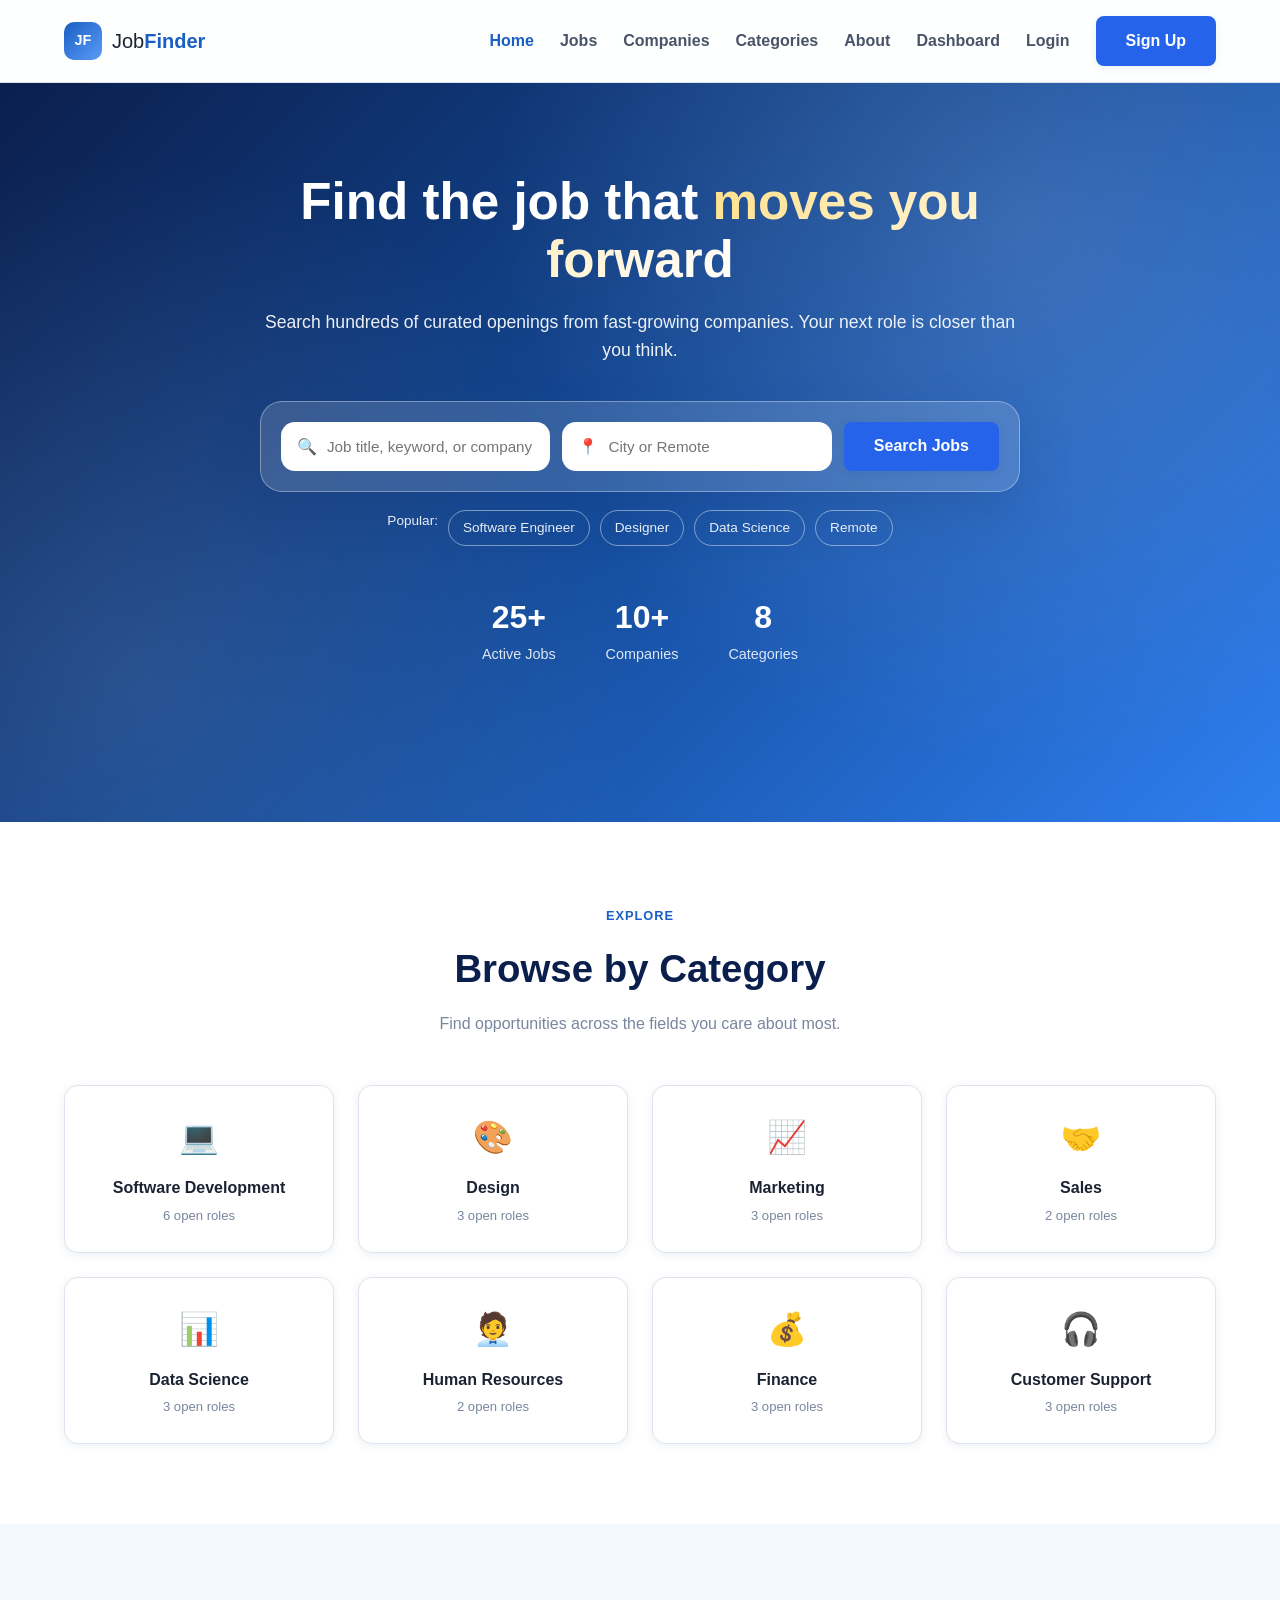
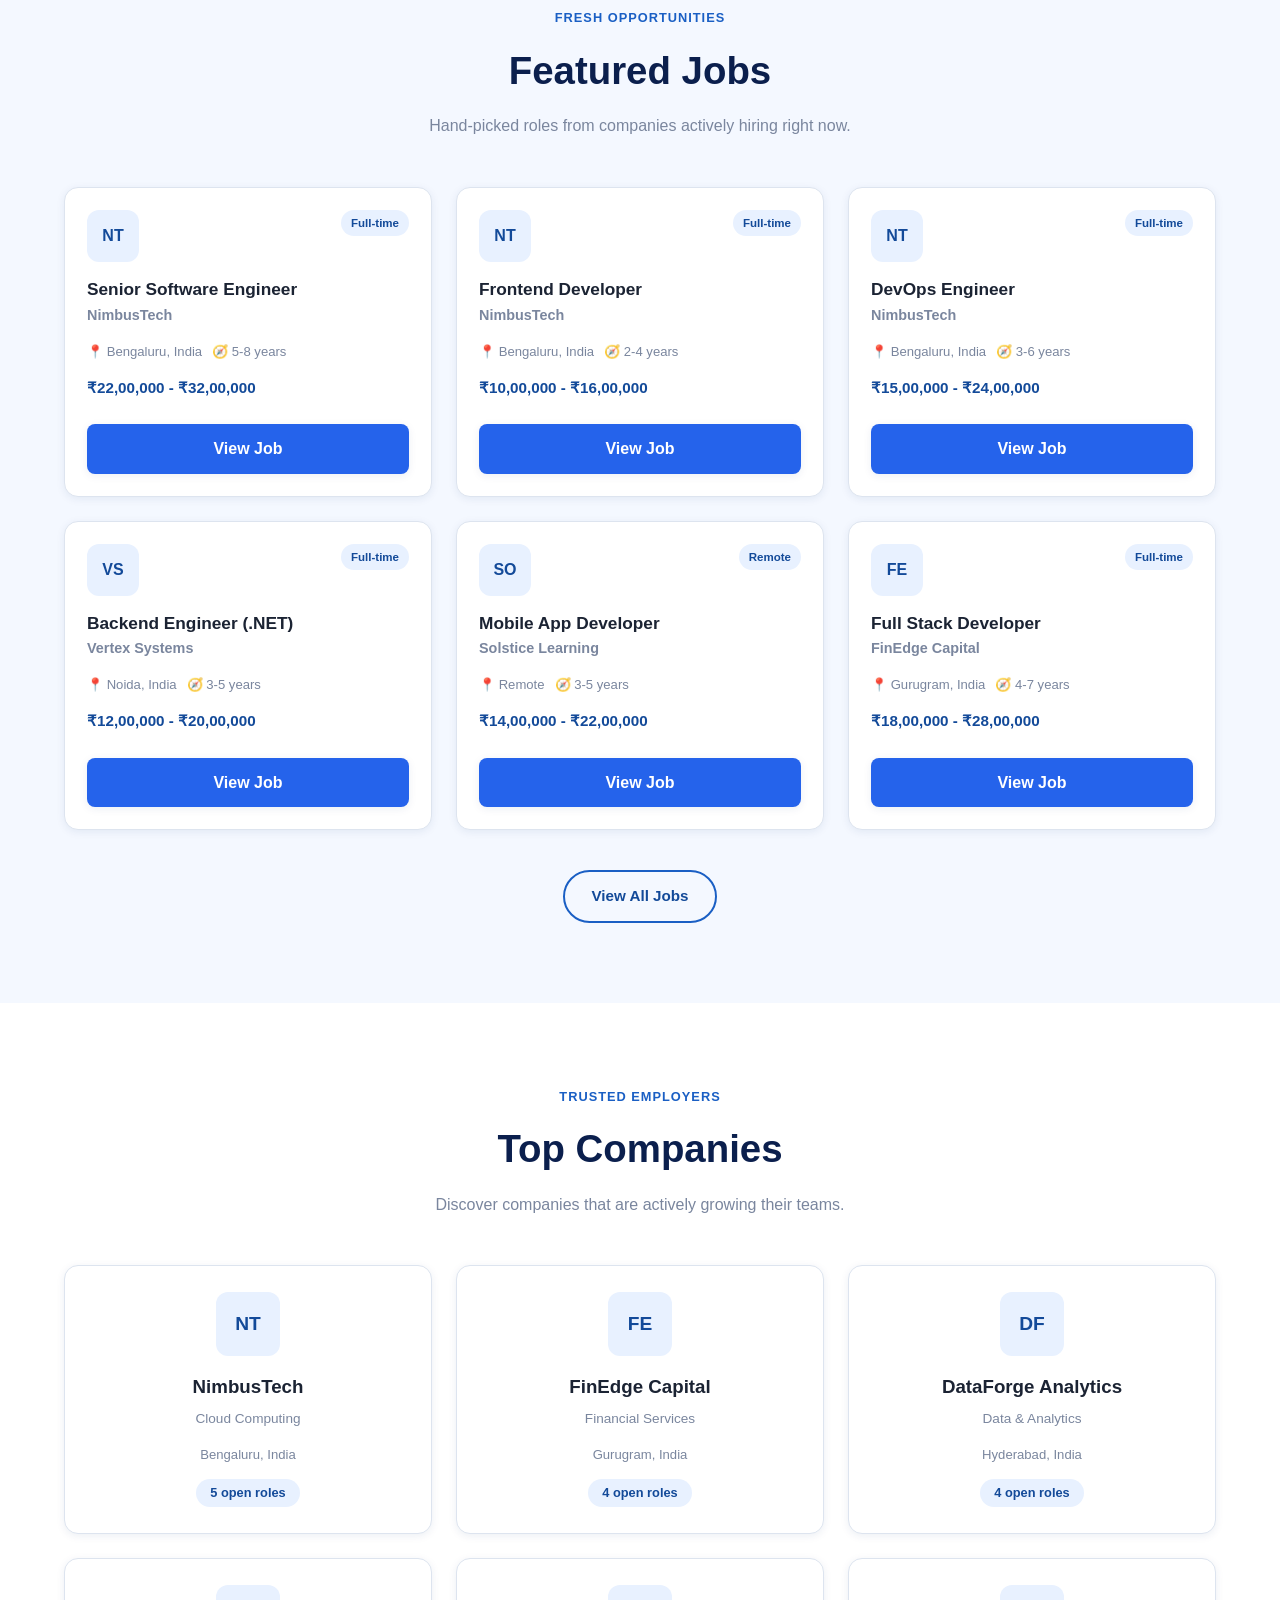
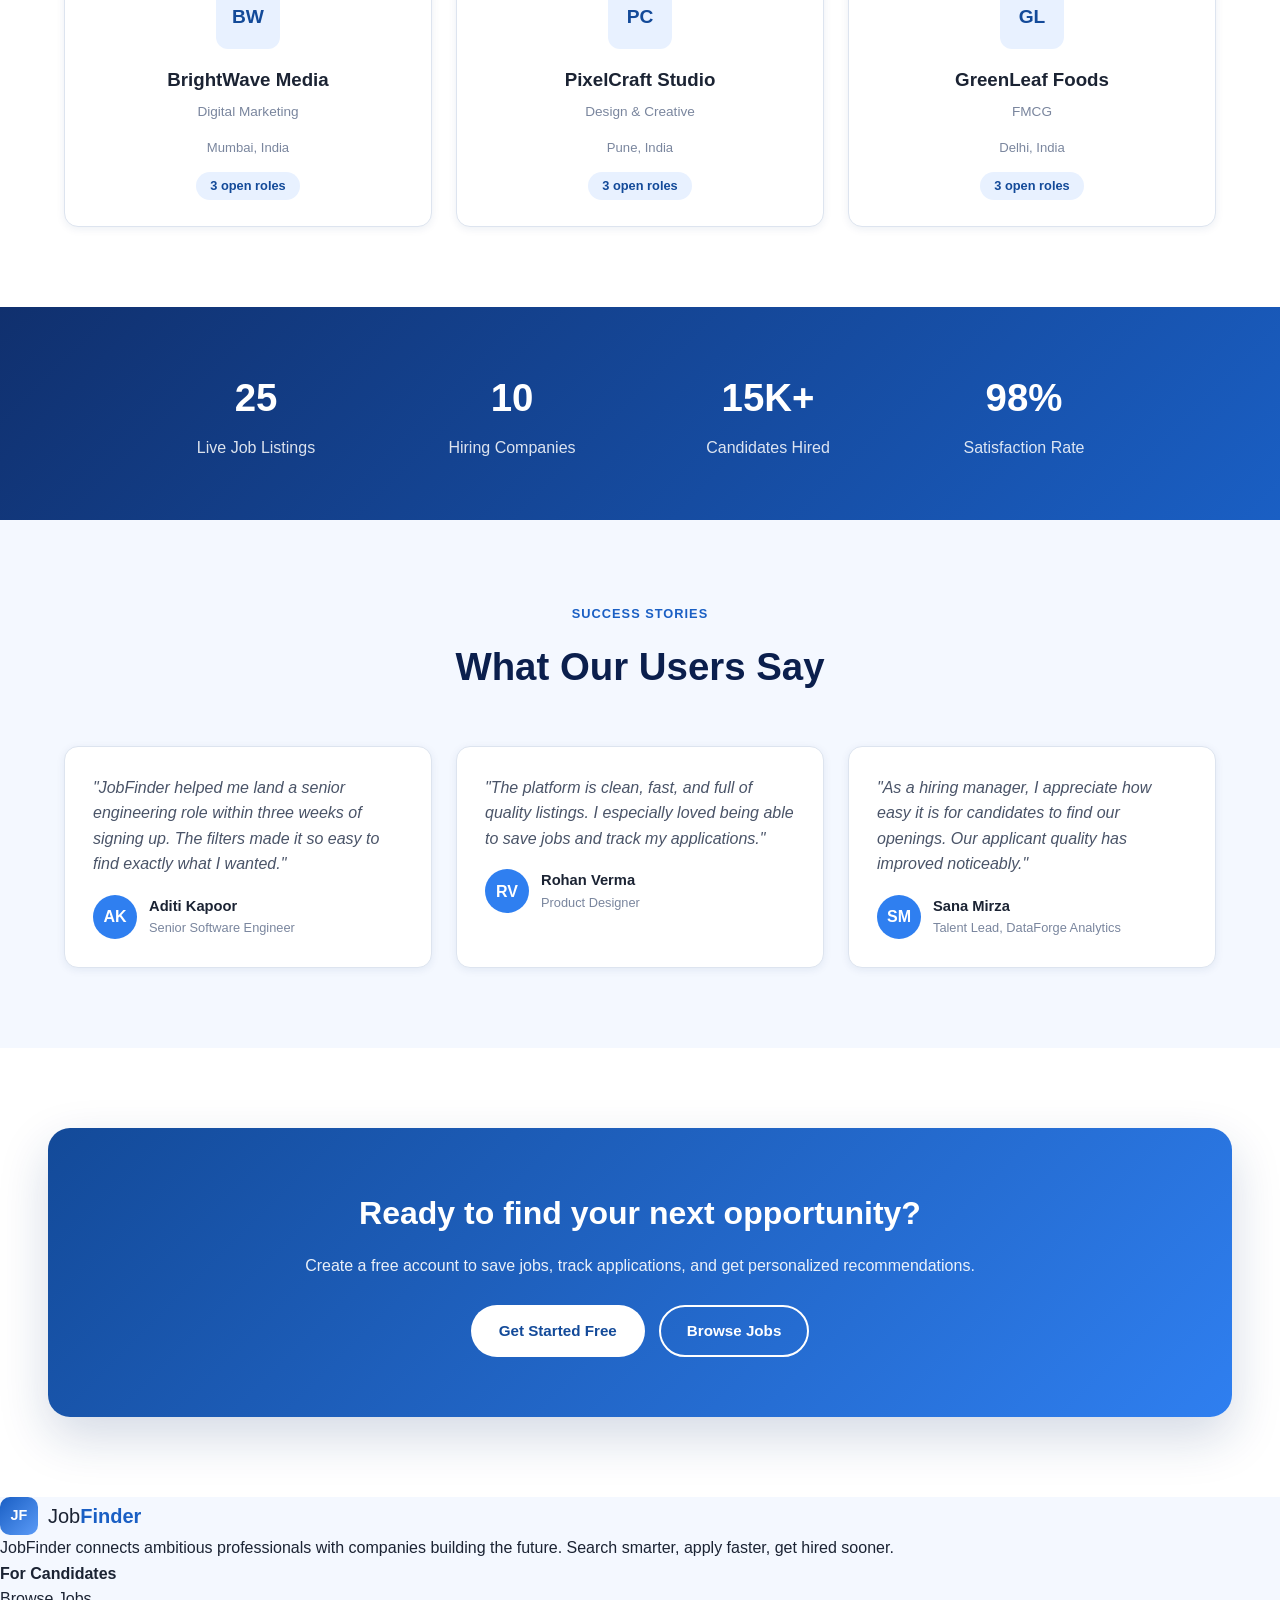
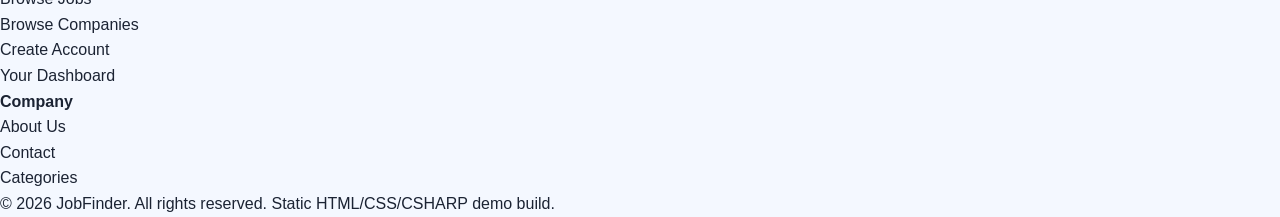
<file: html/index.html>
<!DOCTYPE html>
<html lang="en">
<head>
    <link rel="stylesheet" href="https://cdnjs.cloudflare.com/ajax/libs/font-awesome/6.6.0/css/all.min.css">
    <meta charset="utf-8" />
    <meta name="viewport" content="width=device-width, initial-scale=1.0" />
    <title>Home | JobFinder</title>
    <meta name="description" content="JobFinder is a modern job search portal to discover and apply to your next great opportunity." />
    <link rel="stylesheet" href="../css/style.css" />
</head>
<body>
<header class="site-header">
    <nav class="navbar">
        <a class="brand" href="index.html">
            <span class="brand-mark">JF</span>
            <span class="brand-text">Job<strong>Finder</strong></span>
        </a>

        <input type="checkbox" id="nav-toggle" class="nav-toggle" />
        <label for="nav-toggle" class="nav-burger" aria-label="Toggle menu">
            <span></span><span></span><span></span>
        </label>

        <ul class="nav-links">
            <li><a href="index.html" style="color:var(--blue-600);">Home</a></li>
            <li><a href="jobs.html">Jobs</a></li>
            <li><a href="companies.html">Companies</a></li>
            <li><a href="categories.html">Categories</a></li>
            <li><a href="about.html">About</a></li>
            <li><a href="dashboard.html">Dashboard</a></li>

            <!-- Shown when no one is logged in (default until auth.js runs) -->
            <li id="navGuestLink"><a href="login.html">Login</a></li>
            <li class="nav-cta" id="navGuestCta"><a href="register.html" class="btn btn-primary">Sign Up</a></li>

            <!-- Shown after login/register (auth.js toggles visibility) -->
            <li id="navUserLink" style="display:none;"><a href="dashboard.html">👤 <span data-user-first-name>Account</span></a></li>
            <li class="nav-cta" id="navUserCta" style="display:none;"><a href="#" class="btn btn-outline js-logout">Logout</a></li>
        </ul>
    </nav>
</header>

    <main>
<section class="hero">
    <div class="hero-content">
        <h1>Find the job that <span>moves you forward</span></h1>
        <p>Search hundreds of curated openings from fast-growing companies. Your next role is closer than you think.</p>

        <div class="search-card">
            <form class="search-form" action="jobs.html" method="get">
                <div class="search-field">
                    <span>🔍</span>
                    <input type="text" name="keyword" placeholder="Job title, keyword, or company" />
                </div>
                <div class="search-field">
                    <span>📍</span>
                    <input type="text" name="location" placeholder="City or Remote" />
                </div>
                <button type="submit" class="btn btn-primary">Search Jobs</button>
            </form>
        </div>

        <div class="popular-tags">
            <span>Popular:</span>
            <a href="jobs.html?keyword=Software+Engineer">Software Engineer</a>
            <a href="jobs.html?keyword=Designer">Designer</a>
            <a href="jobs.html?keyword=Data">Data Science</a>
            <a href="jobs.html?jobType=Remote">Remote</a>
        </div>

        <div class="hero-stats">
            <div class="hero-stat"><h3>25+</h3><p>Active Jobs</p></div>
            <div class="hero-stat"><h3>10+</h3><p>Companies</p></div>
            <div class="hero-stat"><h3>8</h3><p>Categories</p></div>
        </div>
    </div>
</section>

<section class="section section-alt">
    <div class="container">
        <div class="section-head">
            <span class="eyebrow">Explore</span>
            <h2>Browse by Category</h2>
            <p>Find opportunities across the fields you care about most.</p>
        </div>
        <div class="grid grid-4">
            <a class="card category-card" href="jobs.html?category=Software+Development"><div class="icon">💻</div>
                <h4>Software Development</h4>
                <p>6 open roles</p></a><a class="card category-card" href="jobs.html?category=Design"><div class="icon">🎨</div>
                <h4>Design</h4>
                <p>3 open roles</p></a><a class="card category-card" href="jobs.html?category=Marketing"><div class="icon">📈</div>
                <h4>Marketing</h4>
                <p>3 open roles</p></a><a class="card category-card" href="jobs.html?category=Sales"><div class="icon">🤝</div>
                <h4>Sales</h4>
                <p>2 open roles</p></a><a class="card category-card" href="jobs.html?category=Data+Science"><div class="icon">📊</div>
                <h4>Data Science</h4>
                <p>3 open roles</p></a><a class="card category-card" href="jobs.html?category=Human+Resources"><div class="icon">🧑‍💼</div>
                <h4>Human Resources</h4>
                <p>2 open roles</p></a><a class="card category-card" href="jobs.html?category=Finance"><div class="icon">💰</div>
                <h4>Finance</h4>
                <p>3 open roles</p></a><a class="card category-card" href="jobs.html?category=Customer+Support"><div class="icon">🎧</div>
                <h4>Customer Support</h4>
                <p>3 open roles</p></a>
        </div>
    </div>
</section>

<section class="section">
    <div class="container">
        <div class="section-head">
            <span class="eyebrow">Fresh Opportunities</span>
            <h2>Featured Jobs</h2>
            <p>Hand-picked roles from companies actively hiring right now.</p>
        </div>
        <div class="grid grid-3">
            <div class="card job-card">
                    <div class="job-card-top">
                        <div class="job-logo">NT</div>
                        <span class="job-type-badge">Full-time</span>
                    </div>
                    <div>
                        <h3><a href="job-details.html?id=1">Senior Software Engineer</a></h3>
                        <p class="job-company">NimbusTech</p>
                    </div>
                    <div class="job-meta">
                        <span>📍 Bengaluru, India</span>
                        <span>🧭 5-8 years</span>
                    </div>
                    <p class="job-salary">₹22,00,000 - ₹32,00,000</p>
                    <div class="job-card-actions">
                        <a href="job-details.html?id=1" class="btn btn-primary">View Job</a>
                    </div>
                </div><div class="card job-card">
                    <div class="job-card-top">
                        <div class="job-logo">NT</div>
                        <span class="job-type-badge">Full-time</span>
                    </div>
                    <div>
                        <h3><a href="job-details.html?id=2">Frontend Developer</a></h3>
                        <p class="job-company">NimbusTech</p>
                    </div>
                    <div class="job-meta">
                        <span>📍 Bengaluru, India</span>
                        <span>🧭 2-4 years</span>
                    </div>
                    <p class="job-salary">₹10,00,000 - ₹16,00,000</p>
                    <div class="job-card-actions">
                        <a href="job-details.html?id=2" class="btn btn-primary">View Job</a>
                    </div>
                </div><div class="card job-card">
                    <div class="job-card-top">
                        <div class="job-logo">NT</div>
                        <span class="job-type-badge">Full-time</span>
                    </div>
                    <div>
                        <h3><a href="job-details.html?id=3">DevOps Engineer</a></h3>
                        <p class="job-company">NimbusTech</p>
                    </div>
                    <div class="job-meta">
                        <span>📍 Bengaluru, India</span>
                        <span>🧭 3-6 years</span>
                    </div>
                    <p class="job-salary">₹15,00,000 - ₹24,00,000</p>
                    <div class="job-card-actions">
                        <a href="job-details.html?id=3" class="btn btn-primary">View Job</a>
                    </div>
                </div><div class="card job-card">
                    <div class="job-card-top">
                        <div class="job-logo">VS</div>
                        <span class="job-type-badge">Full-time</span>
                    </div>
                    <div>
                        <h3><a href="job-details.html?id=4">Backend Engineer (.NET)</a></h3>
                        <p class="job-company">Vertex Systems</p>
                    </div>
                    <div class="job-meta">
                        <span>📍 Noida, India</span>
                        <span>🧭 3-5 years</span>
                    </div>
                    <p class="job-salary">₹12,00,000 - ₹20,00,000</p>
                    <div class="job-card-actions">
                        <a href="job-details.html?id=4" class="btn btn-primary">View Job</a>
                    </div>
                </div><div class="card job-card">
                    <div class="job-card-top">
                        <div class="job-logo">SO</div>
                        <span class="job-type-badge">Remote</span>
                    </div>
                    <div>
                        <h3><a href="job-details.html?id=5">Mobile App Developer</a></h3>
                        <p class="job-company">Solstice Learning</p>
                    </div>
                    <div class="job-meta">
                        <span>📍 Remote</span>
                        <span>🧭 3-5 years</span>
                    </div>
                    <p class="job-salary">₹14,00,000 - ₹22,00,000</p>
                    <div class="job-card-actions">
                        <a href="job-details.html?id=5" class="btn btn-primary">View Job</a>
                    </div>
                </div><div class="card job-card">
                    <div class="job-card-top">
                        <div class="job-logo">FE</div>
                        <span class="job-type-badge">Full-time</span>
                    </div>
                    <div>
                        <h3><a href="job-details.html?id=6">Full Stack Developer</a></h3>
                        <p class="job-company">FinEdge Capital</p>
                    </div>
                    <div class="job-meta">
                        <span>📍 Gurugram, India</span>
                        <span>🧭 4-7 years</span>
                    </div>
                    <p class="job-salary">₹18,00,000 - ₹28,00,000</p>
                    <div class="job-card-actions">
                        <a href="job-details.html?id=6" class="btn btn-primary">View Job</a>
                    </div>
                </div>
        </div>
        <div class="section-foot">
            <a href="jobs.html" class="btn btn-outline">View All Jobs</a>
        </div>
    </div>
</section>

<section class="section section-alt">
    <div class="container">
        <div class="section-head">
            <span class="eyebrow">Trusted Employers</span>
            <h2>Top Companies</h2>
            <p>Discover companies that are actively growing their teams.</p>
        </div>
        <div class="grid grid-3">
            <a class="card company-card" href="company-details.html?id=1">
                    <div class="job-logo">NT</div>
                    <h3>NimbusTech</h3>
                    <p class="industry">Cloud Computing</p>
                    <p class="muted" style="font-size:0.82rem; margin-bottom:14px;">Bengaluru, India</p>
                    <span class="openings">5 open roles</span>
                </a><a class="card company-card" href="company-details.html?id=4">
                    <div class="job-logo">FE</div>
                    <h3>FinEdge Capital</h3>
                    <p class="industry">Financial Services</p>
                    <p class="muted" style="font-size:0.82rem; margin-bottom:14px;">Gurugram, India</p>
                    <span class="openings">4 open roles</span>
                </a><a class="card company-card" href="company-details.html?id=5">
                    <div class="job-logo">DF</div>
                    <h3>DataForge Analytics</h3>
                    <p class="industry">Data & Analytics</p>
                    <p class="muted" style="font-size:0.82rem; margin-bottom:14px;">Hyderabad, India</p>
                    <span class="openings">4 open roles</span>
                </a><a class="card company-card" href="company-details.html?id=2">
                    <div class="job-logo">BW</div>
                    <h3>BrightWave Media</h3>
                    <p class="industry">Digital Marketing</p>
                    <p class="muted" style="font-size:0.82rem; margin-bottom:14px;">Mumbai, India</p>
                    <span class="openings">3 open roles</span>
                </a><a class="card company-card" href="company-details.html?id=3">
                    <div class="job-logo">PC</div>
                    <h3>PixelCraft Studio</h3>
                    <p class="industry">Design & Creative</p>
                    <p class="muted" style="font-size:0.82rem; margin-bottom:14px;">Pune, India</p>
                    <span class="openings">3 open roles</span>
                </a><a class="card company-card" href="company-details.html?id=6">
                    <div class="job-logo">GL</div>
                    <h3>GreenLeaf Foods</h3>
                    <p class="industry">FMCG</p>
                    <p class="muted" style="font-size:0.82rem; margin-bottom:14px;">Delhi, India</p>
                    <span class="openings">3 open roles</span>
                </a>
        </div>
    </div>
</section>

<section class="stats-band">
    <div class="stats-grid">
        <div><h3>25</h3><p>Live Job Listings</p></div>
        <div><h3>10</h3><p>Hiring Companies</p></div>
        <div><h3>15K+</h3><p>Candidates Hired</p></div>
        <div><h3>98%</h3><p>Satisfaction Rate</p></div>
    </div>
</section>

<section class="section">
    <div class="container">
        <div class="section-head">
            <span class="eyebrow">Success Stories</span>
            <h2>What Our Users Say</h2>
        </div>
        <div class="grid grid-3">
            <div class="card testimonial-card">
                <p class="quote">"JobFinder helped me land a senior engineering role within three weeks of signing up. The filters made it so easy to find exactly what I wanted."</p>
                <div class="testimonial-person">
                    <div class="testimonial-avatar">AK</div>
                    <div><p class="name">Aditi Kapoor</p><p class="role">Senior Software Engineer</p></div>
                </div>
            </div>
            <div class="card testimonial-card">
                <p class="quote">"The platform is clean, fast, and full of quality listings. I especially loved being able to save jobs and track my applications."</p>
                <div class="testimonial-person">
                    <div class="testimonial-avatar">RV</div>
                    <div><p class="name">Rohan Verma</p><p class="role">Product Designer</p></div>
                </div>
            </div>
            <div class="card testimonial-card">
                <p class="quote">"As a hiring manager, I appreciate how easy it is for candidates to find our openings. Our applicant quality has improved noticeably."</p>
                <div class="testimonial-person">
                    <div class="testimonial-avatar">SM</div>
                    <div><p class="name">Sana Mirza</p><p class="role">Talent Lead, DataForge Analytics</p></div>
                </div>
            </div>
        </div>
    </div>
</section>

<section class="section section-alt">
    <div class="cta-band">
        <h2>Ready to find your next opportunity?</h2>
        <p>Create a free account to save jobs, track applications, and get personalized recommendations.</p>
        <div class="cta-actions">
            <a href="register.html" class="btn btn-white">Get Started Free</a>
            <a href="jobs.html" class="btn btn-outline" style="border-color:#fff;color:#fff;">Browse Jobs</a>
        </div>
    </div>
</section>
    </main>
<footer class="site-footer">
    <div class="footer-container">
        <div class="footer-col footer-brand">
            <div class="brand">
                <span class="brand-mark">JF</span>
                <span class="brand-text">Job<strong>Finder</strong></span>
            </div>
            <p>JobFinder connects ambitious professionals with companies building the future. Search smarter, apply faster, get hired sooner.</p>
        </div>

        <div class="footer-col">
            <h4>For Candidates</h4>
            <ul>
                <li><a href="jobs.html">Browse Jobs</a></li>
                <li><a href="companies.html">Browse Companies</a></li>
                <li><a href="register.html">Create Account</a></li>
                <li><a href="dashboard.html">Your Dashboard</a></li>
            </ul>
        </div>

        <div class="footer-col">
            <h4>Company</h4>
            <ul>
                <li><a href="about.html">About Us</a></li>
                <li><a href="contact.html">Contact</a></li>
                <li><a href="categories.html">Categories</a></li>
            </ul>
        </div>

        
    </div>

    <div class="footer-bottom">
        <p>&copy; 2026 JobFinder. All rights reserved. Static HTML/CSS/CSHARP demo build.</p>
    </div>
</footer>

    <script src="../js/auth.js"></script>
</body>
</html>
</file>
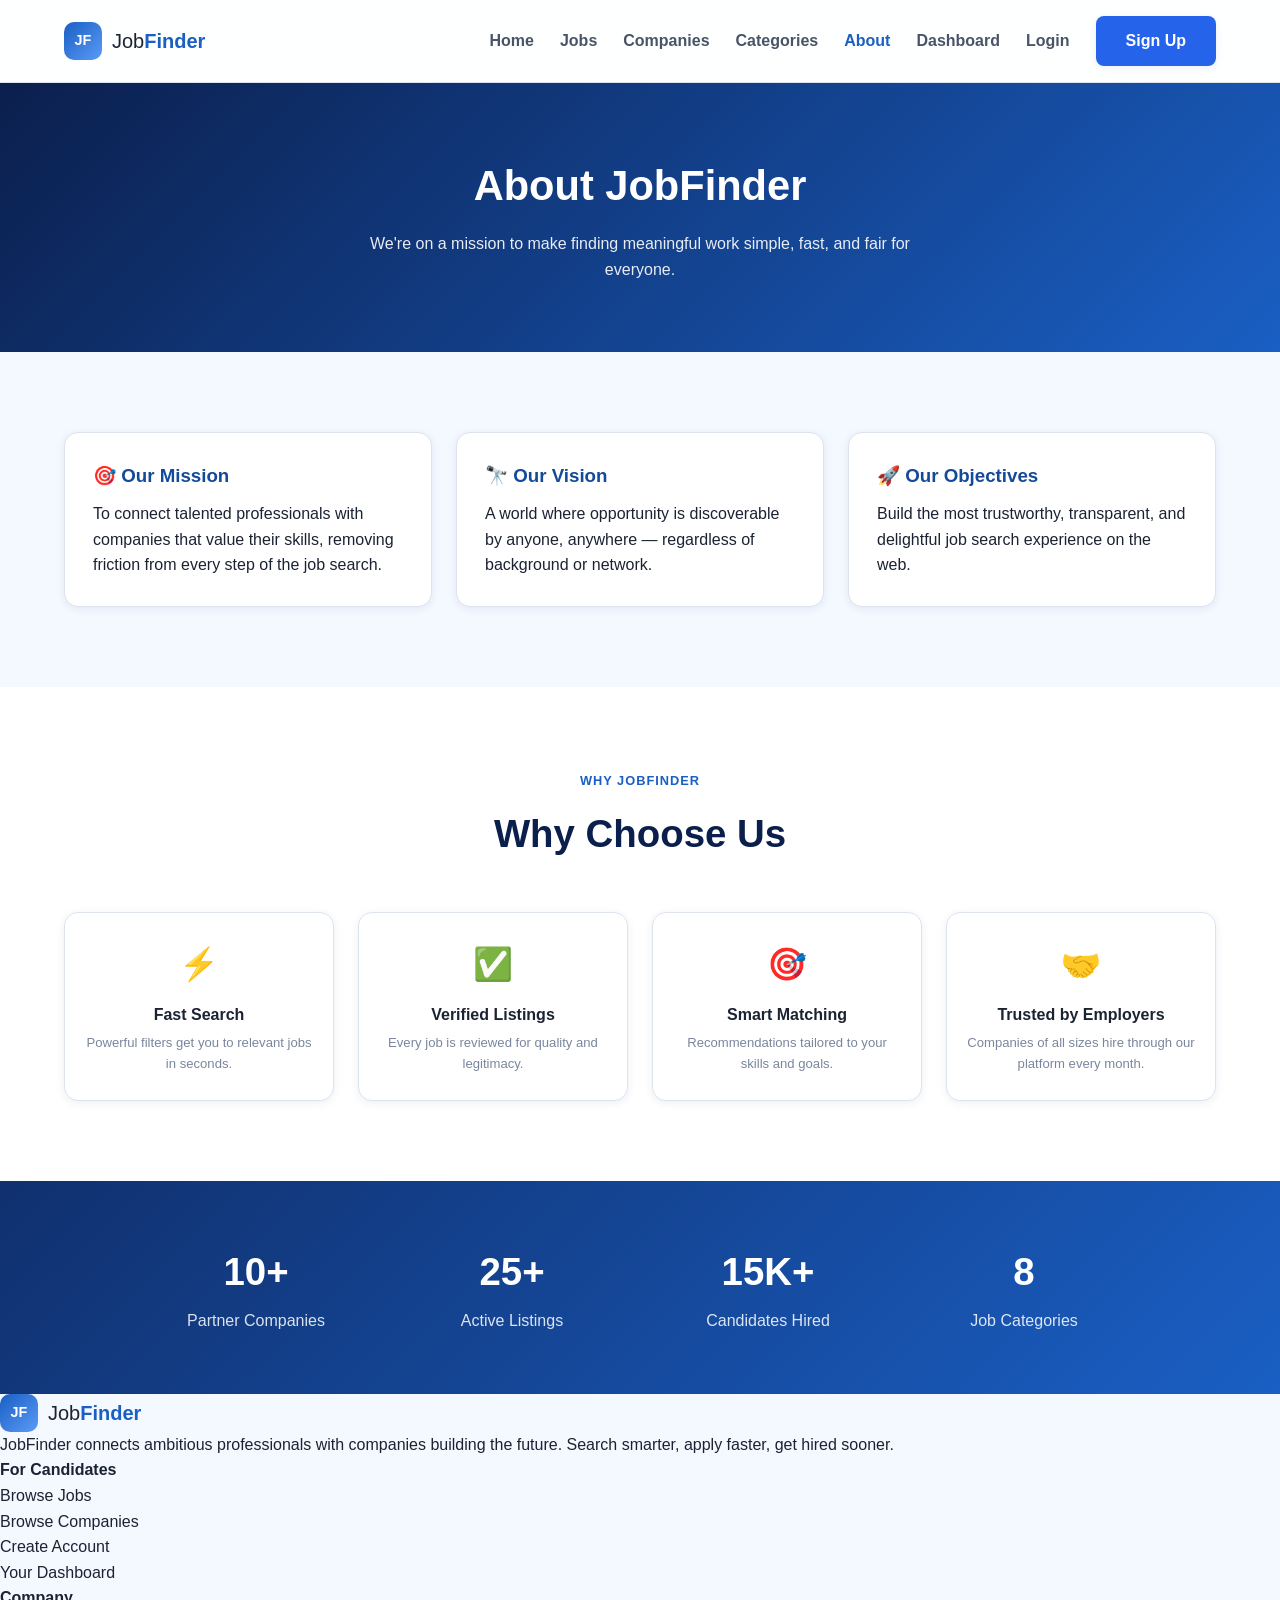
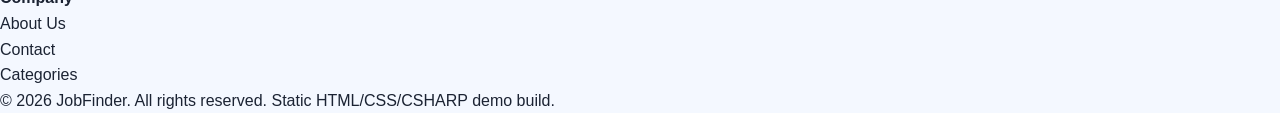
<file: html/about.html>
<!DOCTYPE html>
<html lang="en">
<head>
    <meta charset="utf-8" />
    <meta name="viewport" content="width=device-width, initial-scale=1.0" />
    <title>About Us | JobFinder</title>
    <meta name="description" content="JobFinder is a modern job search portal to discover and apply to your next great opportunity." />
    <link rel="stylesheet" href="../css/style.css" />
</head>
<body>
<header class="site-header">
    <nav class="navbar">
        <a class="brand" href="index.html">
            <span class="brand-mark">JF</span>
            <span class="brand-text">Job<strong>Finder</strong></span>
        </a>

        <input type="checkbox" id="nav-toggle" class="nav-toggle" />
        <label for="nav-toggle" class="nav-burger" aria-label="Toggle menu">
            <span></span><span></span><span></span>
        </label>

        <ul class="nav-links">
            <li><a href="index.html">Home</a></li>
            <li><a href="jobs.html">Jobs</a></li>
            <li><a href="companies.html">Companies</a></li>
            <li><a href="categories.html">Categories</a></li>
            <li><a href="about.html" style="color:var(--blue-600);">About</a></li>
            
            <li><a href="dashboard.html">Dashboard</a></li>

            <!-- Shown when no one is logged in (default until auth.js runs) -->
            <li id="navGuestLink"><a href="login.html">Login</a></li>
            <li class="nav-cta" id="navGuestCta"><a href="register.html" class="btn btn-primary">Sign Up</a></li>

            <!-- Shown after login/register (auth.js toggles visibility) -->
            <li id="navUserLink" style="display:none;"><a href="dashboard.html">👤 <span data-user-first-name>Account</span></a></li>
            <li class="nav-cta" id="navUserCta" style="display:none;"><a href="#" class="btn btn-outline js-logout">Logout</a></li>
        </ul>
    </nav>
</header>

    <main>
<section class="page-hero">
    <div class="container">
        <h1>About JobFinder</h1>
        <p>We're on a mission to make finding meaningful work simple, fast, and fair for everyone.</p>
    </div>
</section>

<section class="section">
    <div class="container">
        <div class="grid grid-3">
            <div class="card testimonial-card">
                <h3 style="color:var(--blue-700); margin-bottom:10px;">🎯 Our Mission</h3>
                <p>To connect talented professionals with companies that value their skills, removing friction from every step of the job search.</p>
            </div>
            <div class="card testimonial-card">
                <h3 style="color:var(--blue-700); margin-bottom:10px;">🔭 Our Vision</h3>
                <p>A world where opportunity is discoverable by anyone, anywhere — regardless of background or network.</p>
            </div>
            <div class="card testimonial-card">
                <h3 style="color:var(--blue-700); margin-bottom:10px;">🚀 Our Objectives</h3>
                <p>Build the most trustworthy, transparent, and delightful job search experience on the web.</p>
            </div>
        </div>
    </div>
</section>

<section class="section section-alt">
    <div class="container">
        <div class="section-head">
            <span class="eyebrow">Why JobFinder</span>
            <h2>Why Choose Us</h2>
        </div>
        <div class="grid grid-4">
            <div class="card category-card">
                <div class="icon">⚡</div>
                <h4>Fast Search</h4>
                <p>Powerful filters get you to relevant jobs in seconds.</p>
            </div>
            <div class="card category-card">
                <div class="icon">✅</div>
                <h4>Verified Listings</h4>
                <p>Every job is reviewed for quality and legitimacy.</p>
            </div>
            <div class="card category-card">
                <div class="icon">🎯</div>
                <h4>Smart Matching</h4>
                <p>Recommendations tailored to your skills and goals.</p>
            </div>
            <div class="card category-card">
                <div class="icon">🤝</div>
                <h4>Trusted by Employers</h4>
                <p>Companies of all sizes hire through our platform every month.</p>
            </div>
        </div>
    </div>
</section>

<section class="stats-band">
    <div class="stats-grid">
        <div><h3>10+</h3><p>Partner Companies</p></div>
        <div><h3>25+</h3><p>Active Listings</p></div>
        <div><h3>15K+</h3><p>Candidates Hired</p></div>
        <div><h3>8</h3><p>Job Categories</p></div>
    </div>
</section>
    </main>
<footer class="site-footer">
    <div class="footer-container">
        <div class="footer-col footer-brand">
            <div class="brand">
                <span class="brand-mark">JF</span>
                <span class="brand-text">Job<strong>Finder</strong></span>
            </div>
            <p>JobFinder connects ambitious professionals with companies building the future. Search smarter, apply faster, get hired sooner.</p>
        </div>

        <div class="footer-col">
            <h4>For Candidates</h4>
            <ul>
                <li><a href="jobs.html">Browse Jobs</a></li>
                <li><a href="companies.html">Browse Companies</a></li>
                <li><a href="register.html">Create Account</a></li>
                <li><a href="dashboard.html">Your Dashboard</a></li>
            </ul>
        </div>

        <div class="footer-col">
            <h4>Company</h4>
            <ul>
                <li><a href="about.html">About Us</a></li>
                <li><a href="contact.html">Contact</a></li>
                <li><a href="categories.html">Categories</a></li>
            </ul>
        </div>

        
    </div>

    <div class="footer-bottom">
        <p>&copy; 2026 JobFinder. All rights reserved. Static HTML/CSS/CSHARP demo build.</p>
    </div>
</footer>

    <script src="../js/auth.js"></script>
</body>
</html>
</file>
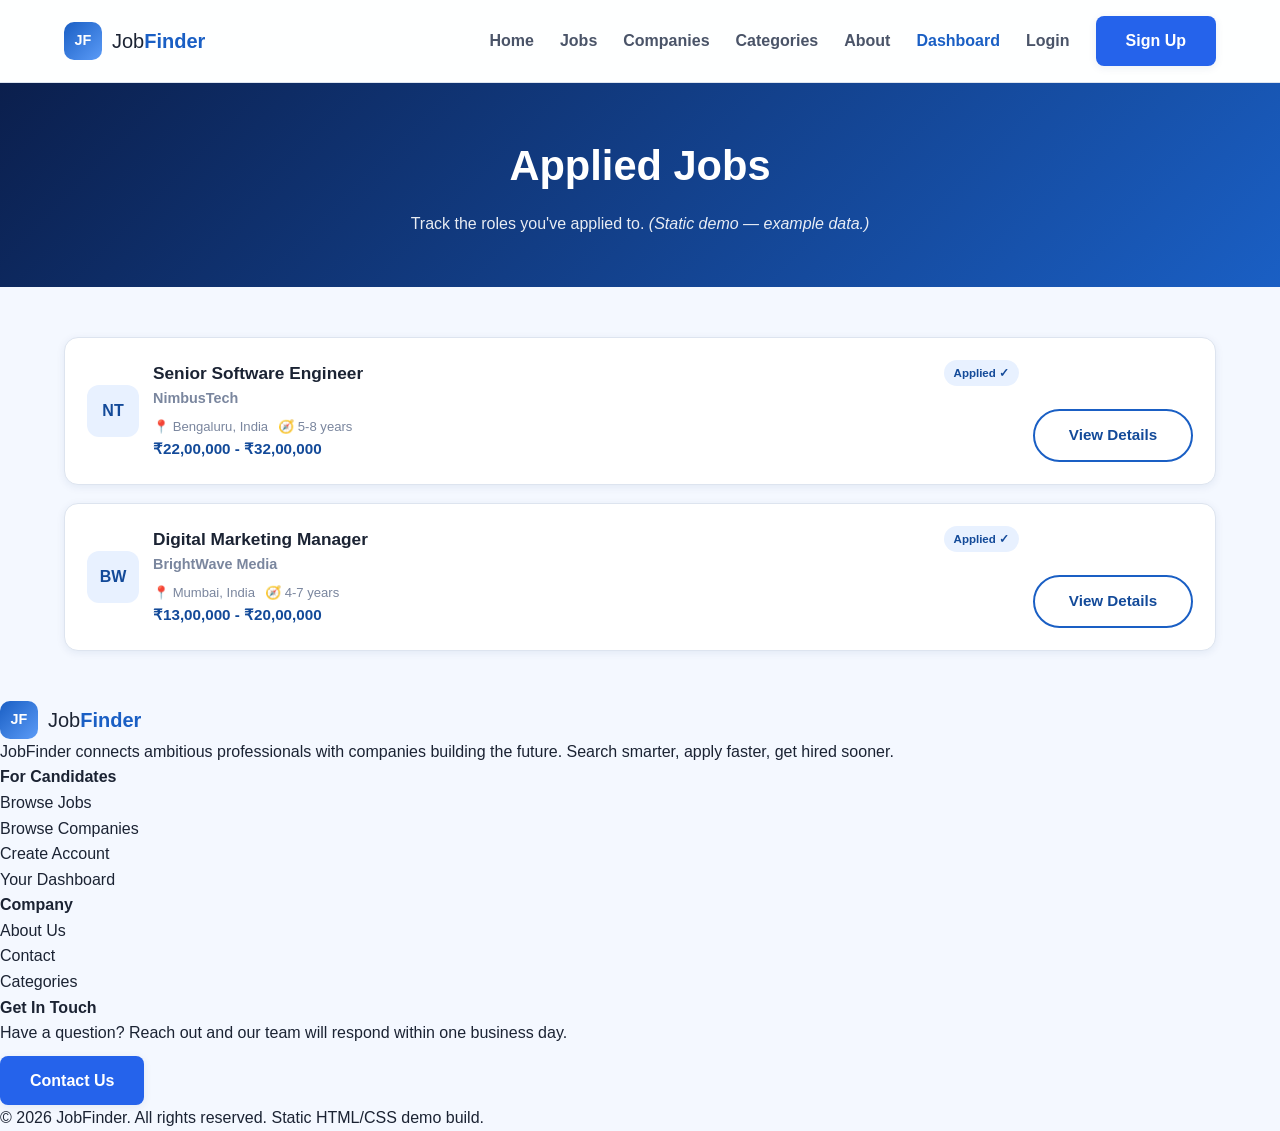
<file: html/applied-jobs.html>
<!DOCTYPE html>
<html lang="en">
<head>
    <meta charset="utf-8" />
    <meta name="viewport" content="width=device-width, initial-scale=1.0" />
    <title>Applied Jobs | JobFinder</title>
    <meta name="description" content="JobFinder is a modern job search portal to discover and apply to your next great opportunity." />
    <link rel="stylesheet" href="../css/style.css" />
</head>
<body>
<header class="site-header">
    <nav class="navbar">
        <a class="brand" href="index.html">
            <span class="brand-mark">JF</span>
            <span class="brand-text">Job<strong>Finder</strong></span>
        </a>

        <input type="checkbox" id="nav-toggle" class="nav-toggle" />
        <label for="nav-toggle" class="nav-burger" aria-label="Toggle menu">
            <span></span><span></span><span></span>
        </label>

        <ul class="nav-links">
            <li><a href="index.html">Home</a></li>
            <li><a href="jobs.html">Jobs</a></li>
            <li><a href="companies.html">Companies</a></li>
            <li><a href="categories.html">Categories</a></li>
            <li><a href="about.html">About</a></li>
            
            <li><a href="dashboard.html" style="color:var(--blue-600);">Dashboard</a></li>

            <!-- Shown when no one is logged in (default until auth.js runs) -->
            <li id="navGuestLink"><a href="login.html">Login</a></li>
            <li class="nav-cta" id="navGuestCta"><a href="register.html" class="btn btn-primary">Sign Up</a></li>

            <!-- Shown after login/register (auth.js toggles visibility) -->
            <li id="navUserLink" style="display:none;"><a href="dashboard.html">👤 <span data-user-first-name>Account</span></a></li>
            <li class="nav-cta" id="navUserCta" style="display:none;"><a href="#" class="btn btn-outline js-logout">Logout</a></li>
        </ul>
    </nav>
</header>

    <main>
<section class="page-hero small-hero">
    <div class="container">
        <h1>Applied Jobs</h1>
        <p>Track the roles you've applied to. <em>(Static demo — example data.)</em></p>
    </div>
</section>

<div class="container" style="padding:50px 24px;">
    <div class="jobs-list">
        <div class="card job-card">
            <div class="job-logo">NT</div>
            <div class="job-card-main">
                <div class="job-card-top">
                    <div>
                        <h3><a href="job-details.html?id=1">Senior Software Engineer</a></h3>
                        <p class="job-company">NimbusTech</p>
                    </div>
                    <span class="job-type-badge">Applied ✓</span>
                </div>
                <div class="job-meta">
                    <span>📍 Bengaluru, India</span>
                    <span>🧭 5-8 years</span>
                </div>
                <p class="job-salary">₹22,00,000 - ₹32,00,000</p>
            </div>
            <div class="job-card-actions">
                <a href="job-details.html?id=1" class="btn btn-outline">View Details</a>
            </div>
        </div><div class="card job-card">
            <div class="job-logo">BW</div>
            <div class="job-card-main">
                <div class="job-card-top">
                    <div>
                        <h3><a href="job-details.html?id=10">Digital Marketing Manager</a></h3>
                        <p class="job-company">BrightWave Media</p>
                    </div>
                    <span class="job-type-badge">Applied ✓</span>
                </div>
                <div class="job-meta">
                    <span>📍 Mumbai, India</span>
                    <span>🧭 4-7 years</span>
                </div>
                <p class="job-salary">₹13,00,000 - ₹20,00,000</p>
            </div>
            <div class="job-card-actions">
                <a href="job-details.html?id=10" class="btn btn-outline">View Details</a>
            </div>
        </div>
    </div>
</div>
    </main>
<footer class="site-footer">
    <div class="footer-container">
        <div class="footer-col footer-brand">
            <div class="brand">
                <span class="brand-mark">JF</span>
                <span class="brand-text">Job<strong>Finder</strong></span>
            </div>
            <p>JobFinder connects ambitious professionals with companies building the future. Search smarter, apply faster, get hired sooner.</p>
        </div>

        <div class="footer-col">
            <h4>For Candidates</h4>
            <ul>
                <li><a href="jobs.html">Browse Jobs</a></li>
                <li><a href="companies.html">Browse Companies</a></li>
                <li><a href="register.html">Create Account</a></li>
                <li><a href="dashboard.html">Your Dashboard</a></li>
            </ul>
        </div>

        <div class="footer-col">
            <h4>Company</h4>
            <ul>
                <li><a href="about.html">About Us</a></li>
                <li><a href="contact.html">Contact</a></li>
                <li><a href="categories.html">Categories</a></li>
            </ul>
        </div>

        <div class="footer-col">
            <h4>Get In Touch</h4>
            <p>Have a question? Reach out and our team will respond within one business day.</p>
            <a href="contact.html" class="btn btn-primary" style="margin-top:10px;">Contact Us</a>
        </div>
    </div>

    <div class="footer-bottom">
        <p>&copy; 2026 JobFinder. All rights reserved. Static HTML/CSS demo build.</p>
    </div>
</footer>

    <script src="../js/auth.js"></script>
</body>
</html>
</file>
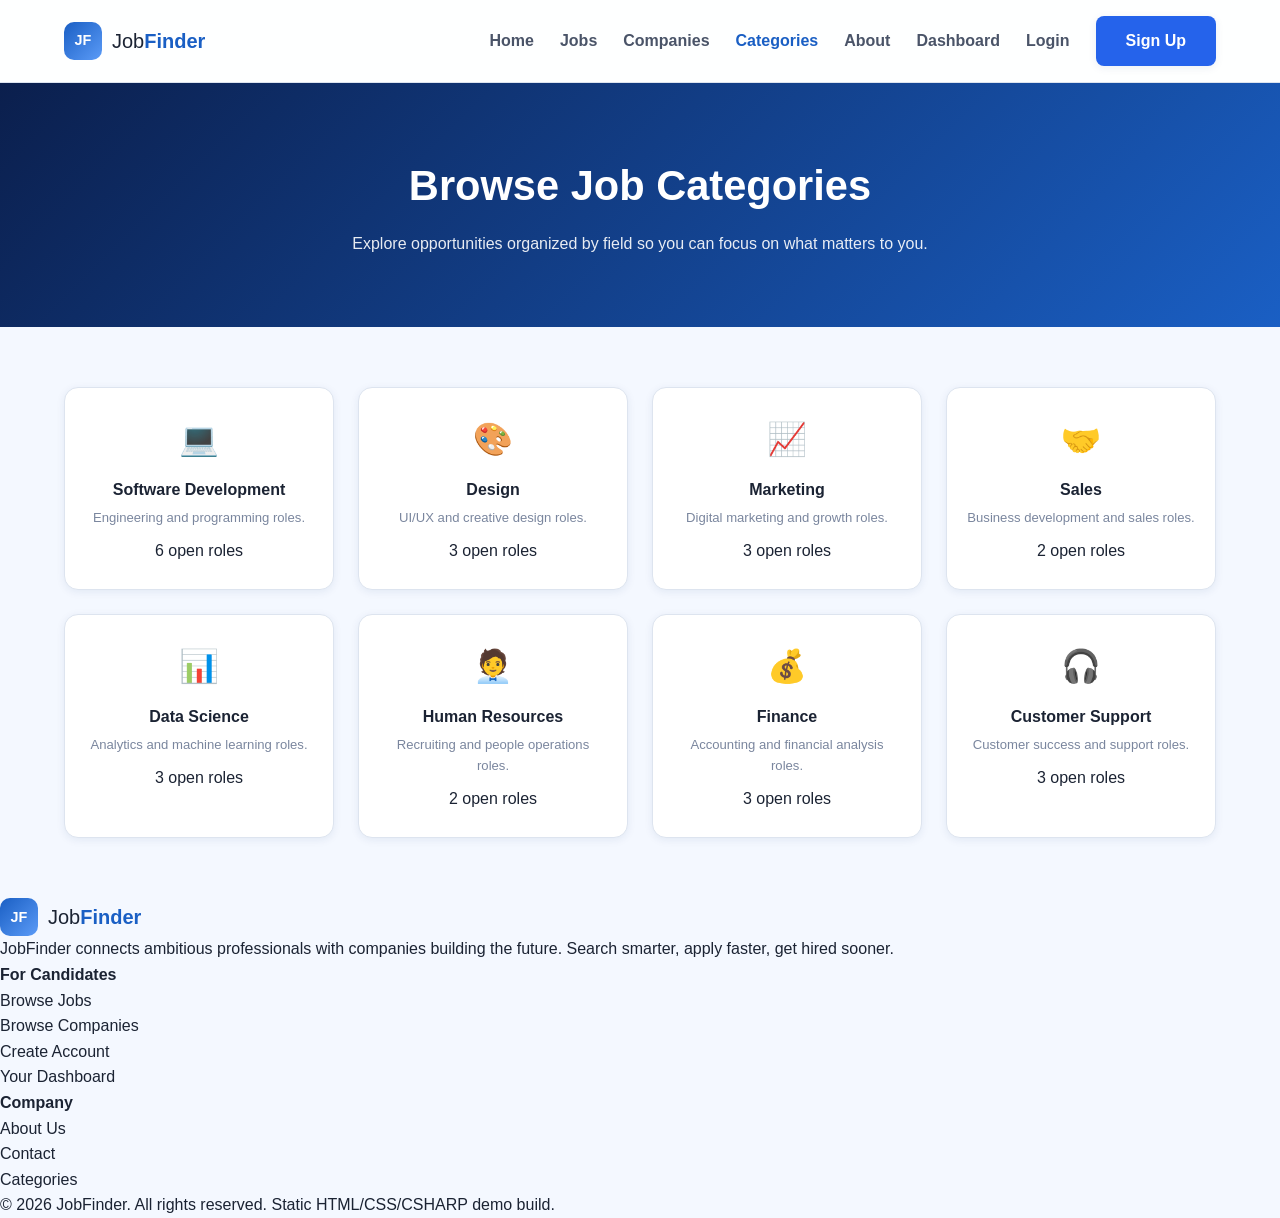
<file: html/categories.html>
<!DOCTYPE html>
<html lang="en">
<head>
    <meta charset="utf-8" />
    <meta name="viewport" content="width=device-width, initial-scale=1.0" />
    <title>Job Categories | JobFinder</title>
    <meta name="description" content="JobFinder is a modern job search portal to discover and apply to your next great opportunity." />
    <link rel="stylesheet" href="../css/style.css" />
</head>
<body>
<header class="site-header">
    <nav class="navbar">
        <a class="brand" href="index.html">
            <span class="brand-mark">JF</span>
            <span class="brand-text">Job<strong>Finder</strong></span>
        </a>

        <input type="checkbox" id="nav-toggle" class="nav-toggle" />
        <label for="nav-toggle" class="nav-burger" aria-label="Toggle menu">
            <span></span><span></span><span></span>
        </label>

        <ul class="nav-links">
            <li><a href="index.html">Home</a></li>
            <li><a href="jobs.html">Jobs</a></li>
            <li><a href="companies.html">Companies</a></li>
            <li><a href="categories.html" style="color:var(--blue-600);">Categories</a></li>
            <li><a href="about.html">About</a></li>
           
            <li><a href="dashboard.html">Dashboard</a></li>

            <!-- Shown when no one is logged in (default until auth.js runs) -->
            <li id="navGuestLink"><a href="login.html">Login</a></li>
            <li class="nav-cta" id="navGuestCta"><a href="register.html" class="btn btn-primary">Sign Up</a></li>

            <!-- Shown after login/register (auth.js toggles visibility) -->
            <li id="navUserLink" style="display:none;"><a href="dashboard.html">👤 <span data-user-first-name>Account</span></a></li>
            <li class="nav-cta" id="navUserCta" style="display:none;"><a href="#" class="btn btn-outline js-logout">Logout</a></li>
        </ul>
    </nav>
</header>

    <main>
<section class="page-hero">
    <div class="container">
        <h1>Browse Job Categories</h1>
        <p>Explore opportunities organized by field so you can focus on what matters to you.</p>
    </div>
</section>

<section class="categories-grid-wrap">
    <div class="grid grid-4">
        <a class="card category-card" href="jobs.html?category=Software+Development">
                <div class="icon">💻</div>
                <h4>Software Development</h4>
                <p class="muted" style="margin-bottom:10px;">Engineering and programming roles.</p>
                <span class="openings">6 open roles</span>
            </a><a class="card category-card" href="jobs.html?category=Design">
                <div class="icon">🎨</div>
                <h4>Design</h4>
                <p class="muted" style="margin-bottom:10px;">UI/UX and creative design roles.</p>
                <span class="openings">3 open roles</span>
            </a><a class="card category-card" href="jobs.html?category=Marketing">
                <div class="icon">📈</div>
                <h4>Marketing</h4>
                <p class="muted" style="margin-bottom:10px;">Digital marketing and growth roles.</p>
                <span class="openings">3 open roles</span>
            </a><a class="card category-card" href="jobs.html?category=Sales">
                <div class="icon">🤝</div>
                <h4>Sales</h4>
                <p class="muted" style="margin-bottom:10px;">Business development and sales roles.</p>
                <span class="openings">2 open roles</span>
            </a><a class="card category-card" href="jobs.html?category=Data+Science">
                <div class="icon">📊</div>
                <h4>Data Science</h4>
                <p class="muted" style="margin-bottom:10px;">Analytics and machine learning roles.</p>
                <span class="openings">3 open roles</span>
            </a><a class="card category-card" href="jobs.html?category=Human+Resources">
                <div class="icon">🧑‍💼</div>
                <h4>Human Resources</h4>
                <p class="muted" style="margin-bottom:10px;">Recruiting and people operations roles.</p>
                <span class="openings">2 open roles</span>
            </a><a class="card category-card" href="jobs.html?category=Finance">
                <div class="icon">💰</div>
                <h4>Finance</h4>
                <p class="muted" style="margin-bottom:10px;">Accounting and financial analysis roles.</p>
                <span class="openings">3 open roles</span>
            </a><a class="card category-card" href="jobs.html?category=Customer+Support">
                <div class="icon">🎧</div>
                <h4>Customer Support</h4>
                <p class="muted" style="margin-bottom:10px;">Customer success and support roles.</p>
                <span class="openings">3 open roles</span>
            </a>
    </div>
</section>
    </main>
<footer class="site-footer">
    <div class="footer-container">
        <div class="footer-col footer-brand">
            <div class="brand">
                <span class="brand-mark">JF</span>
                <span class="brand-text">Job<strong>Finder</strong></span>
            </div>
            <p>JobFinder connects ambitious professionals with companies building the future. Search smarter, apply faster, get hired sooner.</p>
        </div>

        <div class="footer-col">
            <h4>For Candidates</h4>
            <ul>
                <li><a href="jobs.html">Browse Jobs</a></li>
                <li><a href="companies.html">Browse Companies</a></li>
                <li><a href="register.html">Create Account</a></li>
                <li><a href="dashboard.html">Your Dashboard</a></li>
            </ul>
        </div>

        <div class="footer-col">
            <h4>Company</h4>
            <ul>
                <li><a href="about.html">About Us</a></li>
                <li><a href="contact.html">Contact</a></li>
                <li><a href="categories.html">Categories</a></li>
            </ul>
        </div>

       
    </div>

    <div class="footer-bottom">
        <p>&copy; 2026 JobFinder. All rights reserved. Static HTML/CSS/CSHARP demo build.</p>
    </div>
</footer>

    <script src="../js/auth.js"></script>
</body>
</html>
</file>
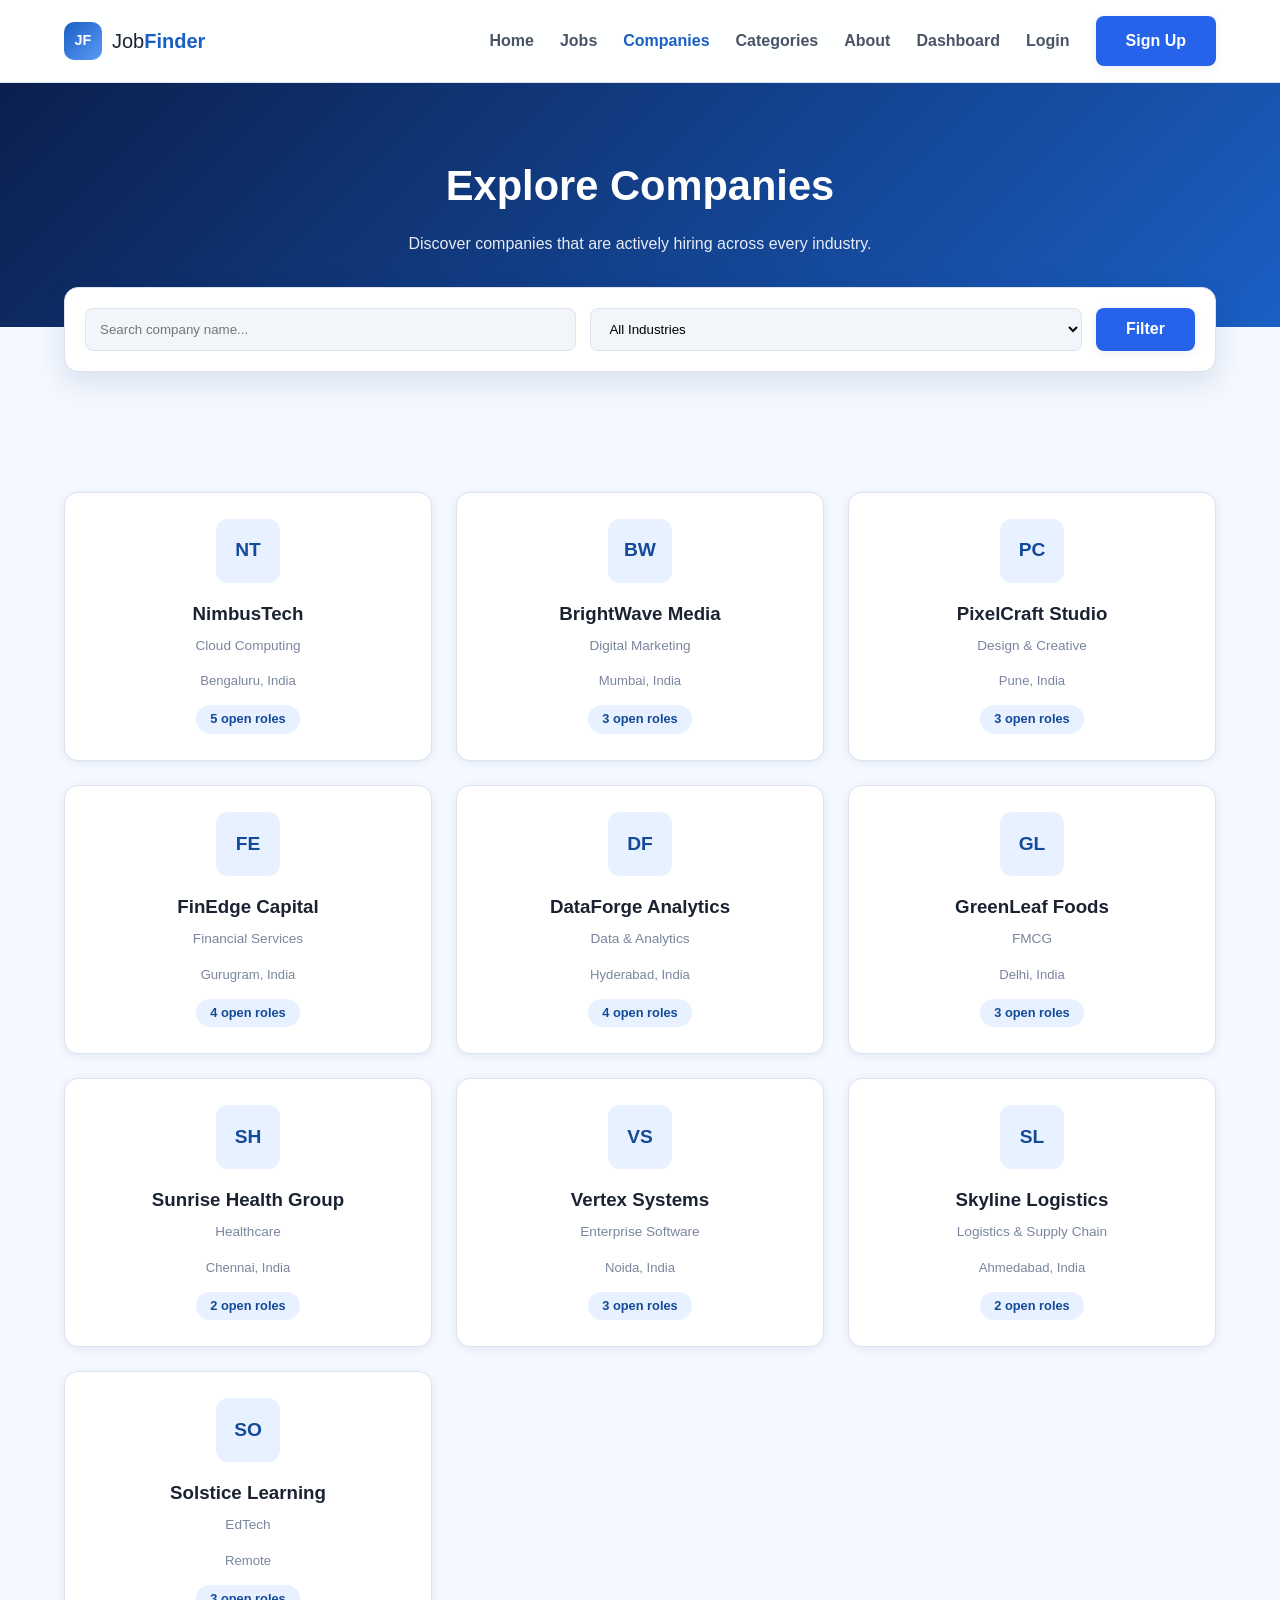
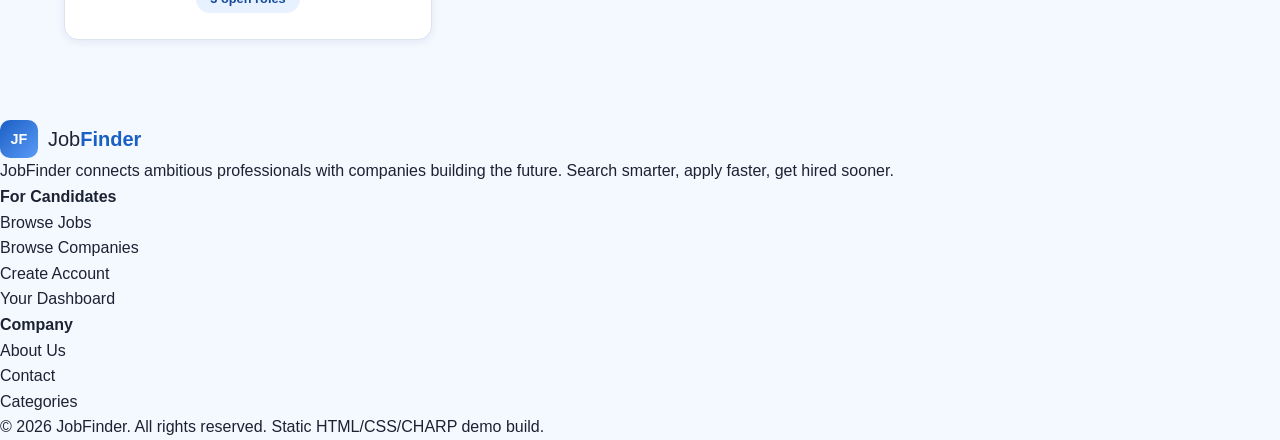
<file: html/companies.html>
<!DOCTYPE html>
<html lang="en">
<head>
    <meta charset="utf-8" />
    <meta name="viewport" content="width=device-width, initial-scale=1.0" />
    <title>Companies | JobFinder</title>
    <meta name="description" content="JobFinder is a modern job search portal to discover and apply to your next great opportunity." />
    <link rel="stylesheet" href="../css/style.css" />
</head>
<body>
<header class="site-header">
    <nav class="navbar">
        <a class="brand" href="index.html">
            <span class="brand-mark">JF</span>
            <span class="brand-text">Job<strong>Finder</strong></span>
        </a>

        <input type="checkbox" id="nav-toggle" class="nav-toggle" />
        <label for="nav-toggle" class="nav-burger" aria-label="Toggle menu">
            <span></span><span></span><span></span>
        </label>

        <ul class="nav-links">
            <li><a href="index.html">Home</a></li>
            <li><a href="jobs.html">Jobs</a></li>
            <li><a href="companies.html" style="color:var(--blue-600);">Companies</a></li>
            <li><a href="categories.html">Categories</a></li>
            <li><a href="about.html">About</a></li>
            
            <li><a href="dashboard.html">Dashboard</a></li>

            <!-- Shown when no one is logged in (default until auth.js runs) -->
            <li id="navGuestLink"><a href="login.html">Login</a></li>
            <li class="nav-cta" id="navGuestCta"><a href="register.html" class="btn btn-primary">Sign Up</a></li>

            <!-- Shown after login/register (auth.js toggles visibility) -->
            <li id="navUserLink" style="display:none;"><a href="dashboard.html">👤 <span data-user-first-name>Account</span></a></li>
            <li class="nav-cta" id="navUserCta" style="display:none;"><a href="#" class="btn btn-outline js-logout">Logout</a></li>
        </ul>
    </nav>
</header>

    <main>
<section class="page-hero">
    <div class="container">
        <h1>Explore Companies</h1>
        <p>Discover companies that are actively hiring across every industry.</p>
    </div>
</section>

<form class="companies-toolbar" action="companies.html" method="get">
    <input type="text" name="keyword" placeholder="Search company name..." />
    <select name="industry">
        <option value="">All Industries</option>
        <option value="Cloud Computing">Cloud Computing</option><option value="Data & Analytics">Data & Analytics</option><option value="Design & Creative">Design & Creative</option><option value="Digital Marketing">Digital Marketing</option><option value="EdTech">EdTech</option><option value="Enterprise Software">Enterprise Software</option><option value="FMCG">FMCG</option><option value="Financial Services">Financial Services</option><option value="Healthcare">Healthcare</option><option value="Logistics & Supply Chain">Logistics & Supply Chain</option>
    </select>
    <button type="submit" class="btn btn-primary">Filter</button>
</form>

<section class="section">
    <div class="container">
        <div class="grid grid-3">
            <a class="card company-card" href="company-details.html?id=1">
                    <div class="job-logo">NT</div>
                    <h3>NimbusTech</h3>
                    <p class="industry">Cloud Computing</p>
                    <p class="muted" style="font-size:0.82rem; margin-bottom:14px;">Bengaluru, India</p>
                    <span class="openings">5 open roles</span>
                </a><a class="card company-card" href="company-details.html?id=2">
                    <div class="job-logo">BW</div>
                    <h3>BrightWave Media</h3>
                    <p class="industry">Digital Marketing</p>
                    <p class="muted" style="font-size:0.82rem; margin-bottom:14px;">Mumbai, India</p>
                    <span class="openings">3 open roles</span>
                </a><a class="card company-card" href="company-details.html?id=3">
                    <div class="job-logo">PC</div>
                    <h3>PixelCraft Studio</h3>
                    <p class="industry">Design & Creative</p>
                    <p class="muted" style="font-size:0.82rem; margin-bottom:14px;">Pune, India</p>
                    <span class="openings">3 open roles</span>
                </a><a class="card company-card" href="company-details.html?id=4">
                    <div class="job-logo">FE</div>
                    <h3>FinEdge Capital</h3>
                    <p class="industry">Financial Services</p>
                    <p class="muted" style="font-size:0.82rem; margin-bottom:14px;">Gurugram, India</p>
                    <span class="openings">4 open roles</span>
                </a><a class="card company-card" href="company-details.html?id=5">
                    <div class="job-logo">DF</div>
                    <h3>DataForge Analytics</h3>
                    <p class="industry">Data & Analytics</p>
                    <p class="muted" style="font-size:0.82rem; margin-bottom:14px;">Hyderabad, India</p>
                    <span class="openings">4 open roles</span>
                </a><a class="card company-card" href="company-details.html?id=6">
                    <div class="job-logo">GL</div>
                    <h3>GreenLeaf Foods</h3>
                    <p class="industry">FMCG</p>
                    <p class="muted" style="font-size:0.82rem; margin-bottom:14px;">Delhi, India</p>
                    <span class="openings">3 open roles</span>
                </a><a class="card company-card" href="company-details.html?id=7">
                    <div class="job-logo">SH</div>
                    <h3>Sunrise Health Group</h3>
                    <p class="industry">Healthcare</p>
                    <p class="muted" style="font-size:0.82rem; margin-bottom:14px;">Chennai, India</p>
                    <span class="openings">2 open roles</span>
                </a><a class="card company-card" href="company-details.html?id=8">
                    <div class="job-logo">VS</div>
                    <h3>Vertex Systems</h3>
                    <p class="industry">Enterprise Software</p>
                    <p class="muted" style="font-size:0.82rem; margin-bottom:14px;">Noida, India</p>
                    <span class="openings">3 open roles</span>
                </a><a class="card company-card" href="company-details.html?id=9">
                    <div class="job-logo">SL</div>
                    <h3>Skyline Logistics</h3>
                    <p class="industry">Logistics & Supply Chain</p>
                    <p class="muted" style="font-size:0.82rem; margin-bottom:14px;">Ahmedabad, India</p>
                    <span class="openings">2 open roles</span>
                </a><a class="card company-card" href="company-details.html?id=10">
                    <div class="job-logo">SO</div>
                    <h3>Solstice Learning</h3>
                    <p class="industry">EdTech</p>
                    <p class="muted" style="font-size:0.82rem; margin-bottom:14px;">Remote</p>
                    <span class="openings">3 open roles</span>
                </a>
        </div>
    </div>
</section>
    </main>
<footer class="site-footer">
    <div class="footer-container">
        <div class="footer-col footer-brand">
            <div class="brand">
                <span class="brand-mark">JF</span>
                <span class="brand-text">Job<strong>Finder</strong></span>
            </div>
            <p>JobFinder connects ambitious professionals with companies building the future. Search smarter, apply faster, get hired sooner.</p>
        </div>

        <div class="footer-col">
            <h4>For Candidates</h4>
            <ul>
                <li><a href="jobs.html">Browse Jobs</a></li>
                <li><a href="companies.html">Browse Companies</a></li>
                <li><a href="register.html">Create Account</a></li>
                <li><a href="dashboard.html">Your Dashboard</a></li>
            </ul>
        </div>

        <div class="footer-col">
            <h4>Company</h4>
            <ul>
                <li><a href="about.html">About Us</a></li>
                <li><a href="contact.html">Contact</a></li>
                <li><a href="categories.html">Categories</a></li>
            </ul>
        </div>

        
    </div>

    <div class="footer-bottom">
        <p>&copy; 2026 JobFinder. All rights reserved. Static HTML/CSS/CHARP demo build.</p>
    </div>
</footer>

    <script src="../js/auth.js"></script>
</body>
</html>
</file>
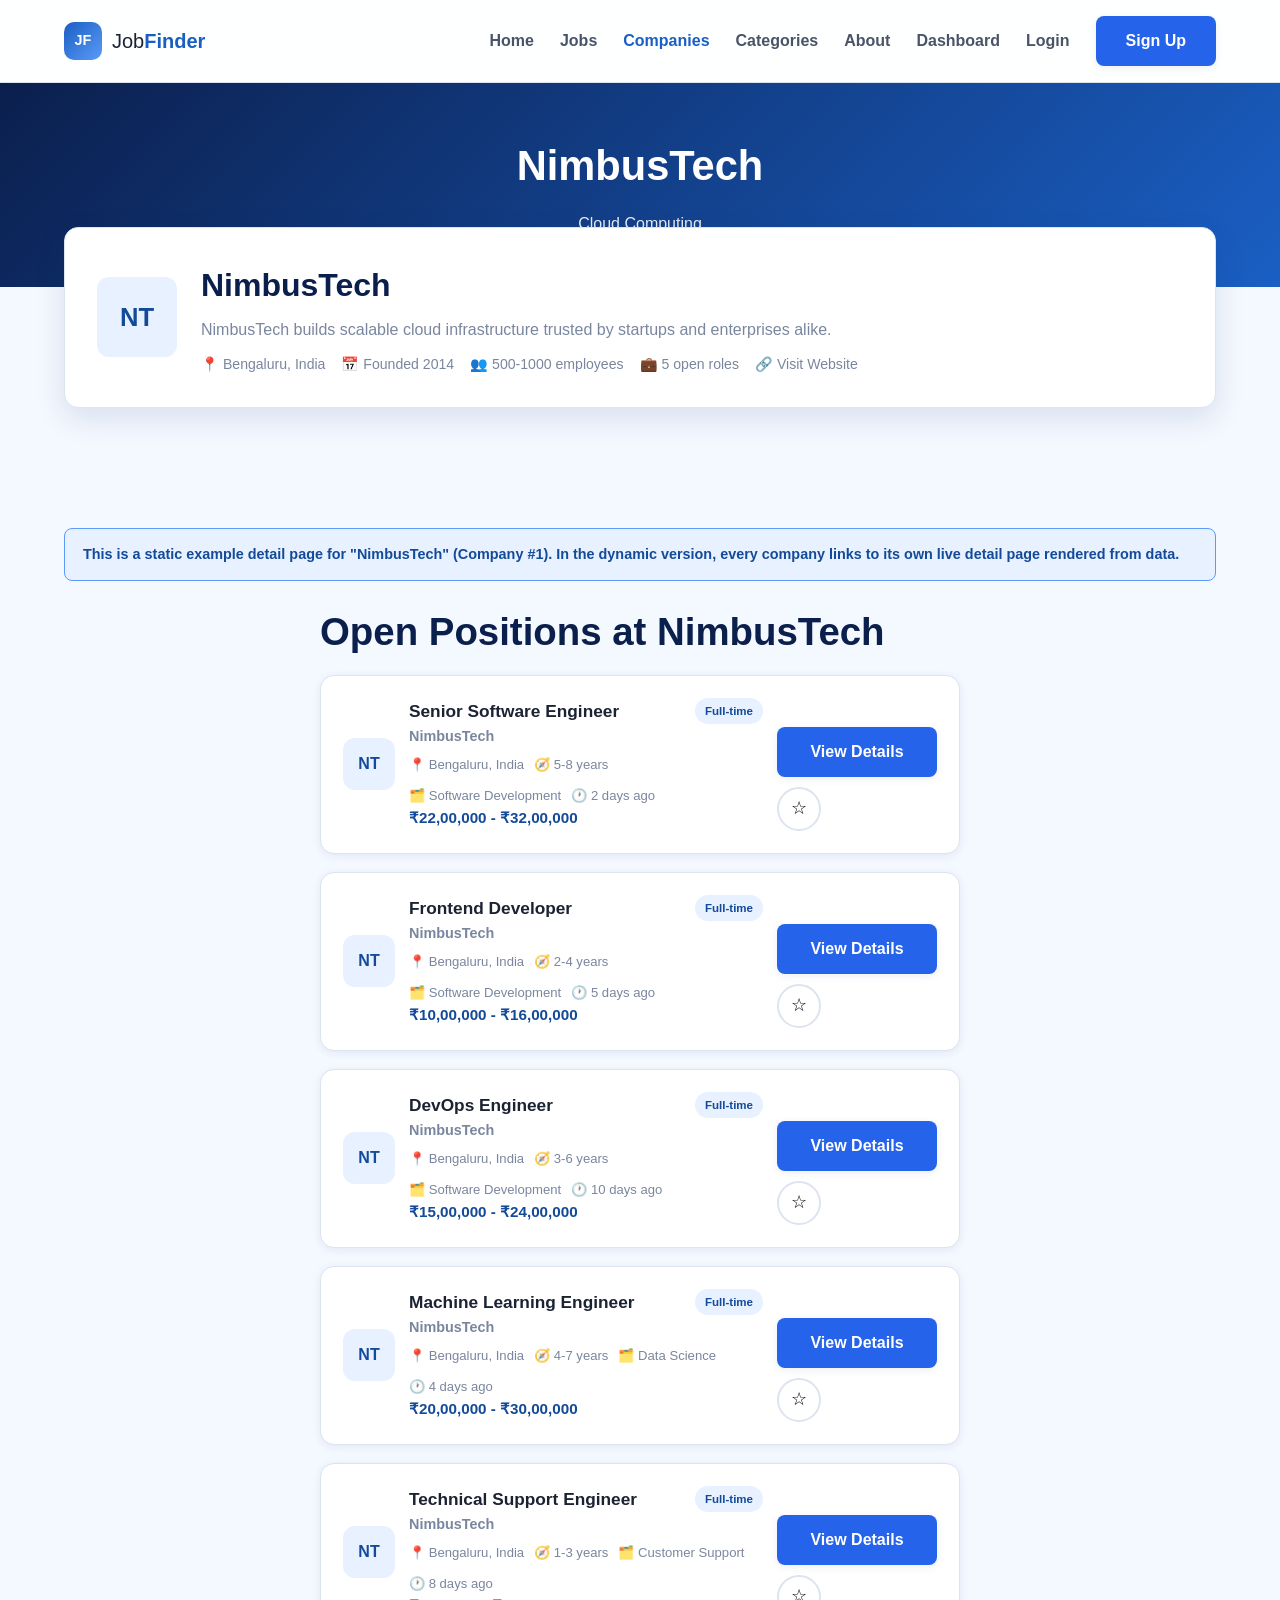
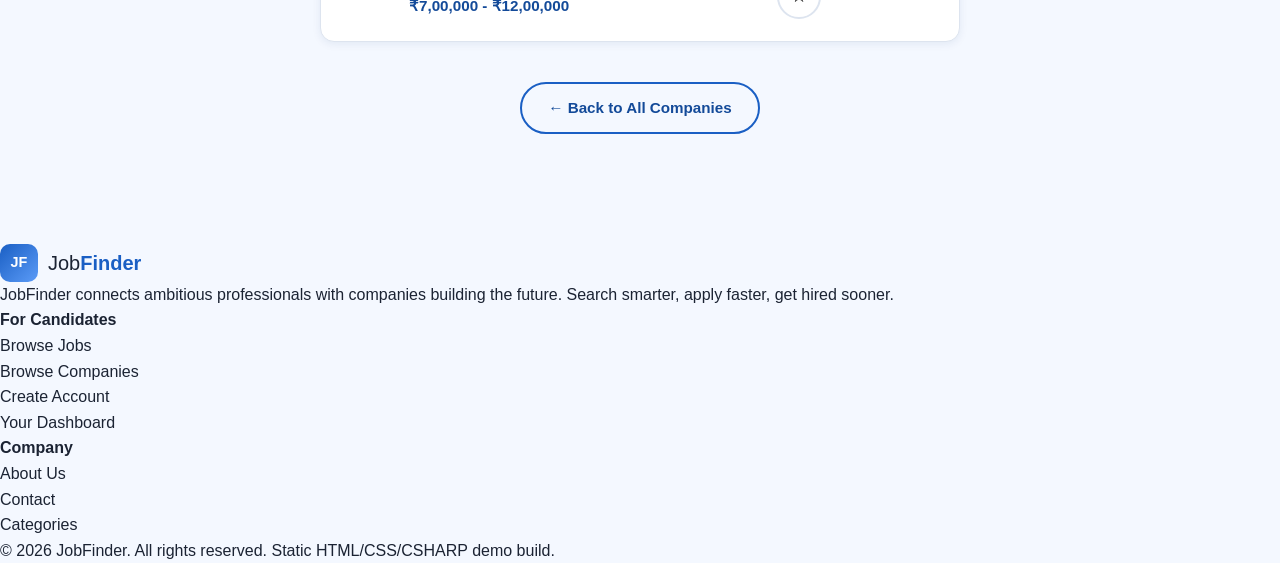
<file: html/company-details.html>
<!DOCTYPE html>
<html lang="en">
<head>
    <meta charset="utf-8" />
    <meta name="viewport" content="width=device-width, initial-scale=1.0" />
    <title>NimbusTech | JobFinder</title>
    <meta name="description" content="JobFinder is a modern job search portal to discover and apply to your next great opportunity." />
    <link rel="stylesheet" href="../css/style.css" />
</head>
<body>
<header class="site-header">
    <nav class="navbar">
        <a class="brand" href="index.html">
            <span class="brand-mark">JF</span>
            <span class="brand-text">Job<strong>Finder</strong></span>
        </a>

        <input type="checkbox" id="nav-toggle" class="nav-toggle" />
        <label for="nav-toggle" class="nav-burger" aria-label="Toggle menu">
            <span></span><span></span><span></span>
        </label>

        <ul class="nav-links">
            <li><a href="index.html">Home</a></li>
            <li><a href="jobs.html">Jobs</a></li>
            <li><a href="companies.html" style="color:var(--blue-600);">Companies</a></li>
            <li><a href="categories.html">Categories</a></li>
            <li><a href="about.html">About</a></li>
            
            <li><a href="dashboard.html">Dashboard</a></li>

            <!-- Shown when no one is logged in (default until auth.js runs) -->
            <li id="navGuestLink"><a href="login.html">Login</a></li>
            <li class="nav-cta" id="navGuestCta"><a href="register.html" class="btn btn-primary">Sign Up</a></li>

            <!-- Shown after login/register (auth.js toggles visibility) -->
            <li id="navUserLink" style="display:none;"><a href="dashboard.html">👤 <span data-user-first-name>Account</span></a></li>
            <li class="nav-cta" id="navUserCta" style="display:none;"><a href="#" class="btn btn-outline js-logout">Logout</a></li>
        </ul>
    </nav>
</header>

    <main>
<section class="page-hero small-hero">
    <div class="container">
        <h1>NimbusTech</h1>
        <p>Cloud Computing</p>
    </div>
</section>

<div class="company-details-header">
    <div class="job-logo">NT</div>
    <div>
        <h1>NimbusTech</h1>
        <p class="muted">NimbusTech builds scalable cloud infrastructure trusted by startups and enterprises alike.</p>
        <div class="meta">
            <span>📍 Bengaluru, India</span>
            <span>📅 Founded 2014</span>
            <span>👥 500-1000 employees</span>
            <span>💼 5 open roles</span>
            <a href="https://www.nimbustech.example.com" target="_blank" rel="noopener">🔗 Visit Website</a>
        </div>
    </div>
</div>

<section class="section">
    <div class="container">
        <div class="alert alert-info">This is a static example detail page for "NimbusTech" (Company #1). In the dynamic version, every company links to its own live detail page rendered from data.</div>
        <div class="section-head" style="text-align:left; margin-bottom:30px;">
            <h2>Open Positions at NimbusTech</h2>
        

        <div class="jobs-list">
            <div class="card job-card">
                    <div class="job-logo">NT</div>
                    <div class="job-card-main">
                        <div class="job-card-top">
                            <div>
                                <h3><a href="job-details.html?id=1">Senior Software Engineer</a></h3>
                                <p class="job-company">NimbusTech</p>
                            </div>
                            <span class="job-type-badge">Full-time</span>
                        </div>
                        <div class="job-meta">
                            <span>📍 Bengaluru, India</span>
                            <span>🧭 5-8 years</span>
                            <span>🗂️ Software Development</span>
                            <span>🕐 2 days ago</span>
                        </div>
                        <p class="job-salary">₹22,00,000 - ₹32,00,000</p>
                    </div>
                    <div class="job-card-actions">
                        <a href="job-details.html?id=1" class="btn btn-primary">View Details</a>
                        <button type="button" class="save-btn" title="Save job (static demo)">☆</button>
                    </div>
                </div><div class="card job-card">
                    <div class="job-logo">NT</div>
                    <div class="job-card-main">
                        <div class="job-card-top">
                            <div>
                                <h3><a href="job-details.html?id=2">Frontend Developer</a></h3>
                                <p class="job-company">NimbusTech</p>
                            </div>
                            <span class="job-type-badge">Full-time</span>
                        </div>
                        <div class="job-meta">
                            <span>📍 Bengaluru, India</span>
                            <span>🧭 2-4 years</span>
                            <span>🗂️ Software Development</span>
                            <span>🕐 5 days ago</span>
                        </div>
                        <p class="job-salary">₹10,00,000 - ₹16,00,000</p>
                    </div>
                    <div class="job-card-actions">
                        <a href="job-details.html?id=2" class="btn btn-primary">View Details</a>
                        <button type="button" class="save-btn" title="Save job (static demo)">☆</button>
                    </div>
                </div><div class="card job-card">
                    <div class="job-logo">NT</div>
                    <div class="job-card-main">
                        <div class="job-card-top">
                            <div>
                                <h3><a href="job-details.html?id=3">DevOps Engineer</a></h3>
                                <p class="job-company">NimbusTech</p>
                            </div>
                            <span class="job-type-badge">Full-time</span>
                        </div>
                        <div class="job-meta">
                            <span>📍 Bengaluru, India</span>
                            <span>🧭 3-6 years</span>
                            <span>🗂️ Software Development</span>
                            <span>🕐 10 days ago</span>
                        </div>
                        <p class="job-salary">₹15,00,000 - ₹24,00,000</p>
                    </div>
                    <div class="job-card-actions">
                        <a href="job-details.html?id=3" class="btn btn-primary">View Details</a>
                        <button type="button" class="save-btn" title="Save job (static demo)">☆</button>
                    </div>
                </div><div class="card job-card">
                    <div class="job-logo">NT</div>
                    <div class="job-card-main">
                        <div class="job-card-top">
                            <div>
                                <h3><a href="job-details.html?id=17">Machine Learning Engineer</a></h3>
                                <p class="job-company">NimbusTech</p>
                            </div>
                            <span class="job-type-badge">Full-time</span>
                        </div>
                        <div class="job-meta">
                            <span>📍 Bengaluru, India</span>
                            <span>🧭 4-7 years</span>
                            <span>🗂️ Data Science</span>
                            <span>🕐 4 days ago</span>
                        </div>
                        <p class="job-salary">₹20,00,000 - ₹30,00,000</p>
                    </div>
                    <div class="job-card-actions">
                        <a href="job-details.html?id=17" class="btn btn-primary">View Details</a>
                        <button type="button" class="save-btn" title="Save job (static demo)">☆</button>
                    </div>
                </div><div class="card job-card">
                    <div class="job-logo">NT</div>
                    <div class="job-card-main">
                        <div class="job-card-top">
                            <div>
                                <h3><a href="job-details.html?id=24">Technical Support Engineer</a></h3>
                                <p class="job-company">NimbusTech</p>
                            </div>
                            <span class="job-type-badge">Full-time</span>
                        </div>
                        <div class="job-meta">
                            <span>📍 Bengaluru, India</span>
                            <span>🧭 1-3 years</span>
                            <span>🗂️ Customer Support</span>
                            <span>🕐 8 days ago</span>
                        </div>
                        <p class="job-salary">₹7,00,000 - ₹12,00,000</p>
                    </div>
                    <div class="job-card-actions">
                        <a href="job-details.html?id=24" class="btn btn-primary">View Details</a>
                        <button type="button" class="save-btn" title="Save job (static demo)">☆</button>
                    </div>
                </div>
        </div>

        <div class="section-foot">
            <a href="companies.html" class="btn btn-outline">← Back to All Companies</a>
        </div>
    </div>
</section>
    </main>
<footer class="site-footer">
    <div class="footer-container">
        <div class="footer-col footer-brand">
            <div class="brand">
                <span class="brand-mark">JF</span>
                <span class="brand-text">Job<strong>Finder</strong></span>
            </div>
            <p>JobFinder connects ambitious professionals with companies building the future. Search smarter, apply faster, get hired sooner.</p>
        </div>

        <div class="footer-col">
            <h4>For Candidates</h4>
            <ul>
                <li><a href="jobs.html">Browse Jobs</a></li>
                <li><a href="companies.html">Browse Companies</a></li>
                <li><a href="register.html">Create Account</a></li>
                <li><a href="dashboard.html">Your Dashboard</a></li>
            </ul>
        </div>

        <div class="footer-col">
            <h4>Company</h4>
            <ul>
                <li><a href="about.html">About Us</a></li>
                <li><a href="contact.html">Contact</a></li>
                <li><a href="categories.html">Categories</a></li>
            </ul>
        </div>

        
    </div>

    <div class="footer-bottom">
        <p>&copy; 2026 JobFinder. All rights reserved. Static HTML/CSS/CSHARP demo build.</p>
    </div>
</footer>

    <script src="../js/auth.js"></script>
</body>
</html>
</file>
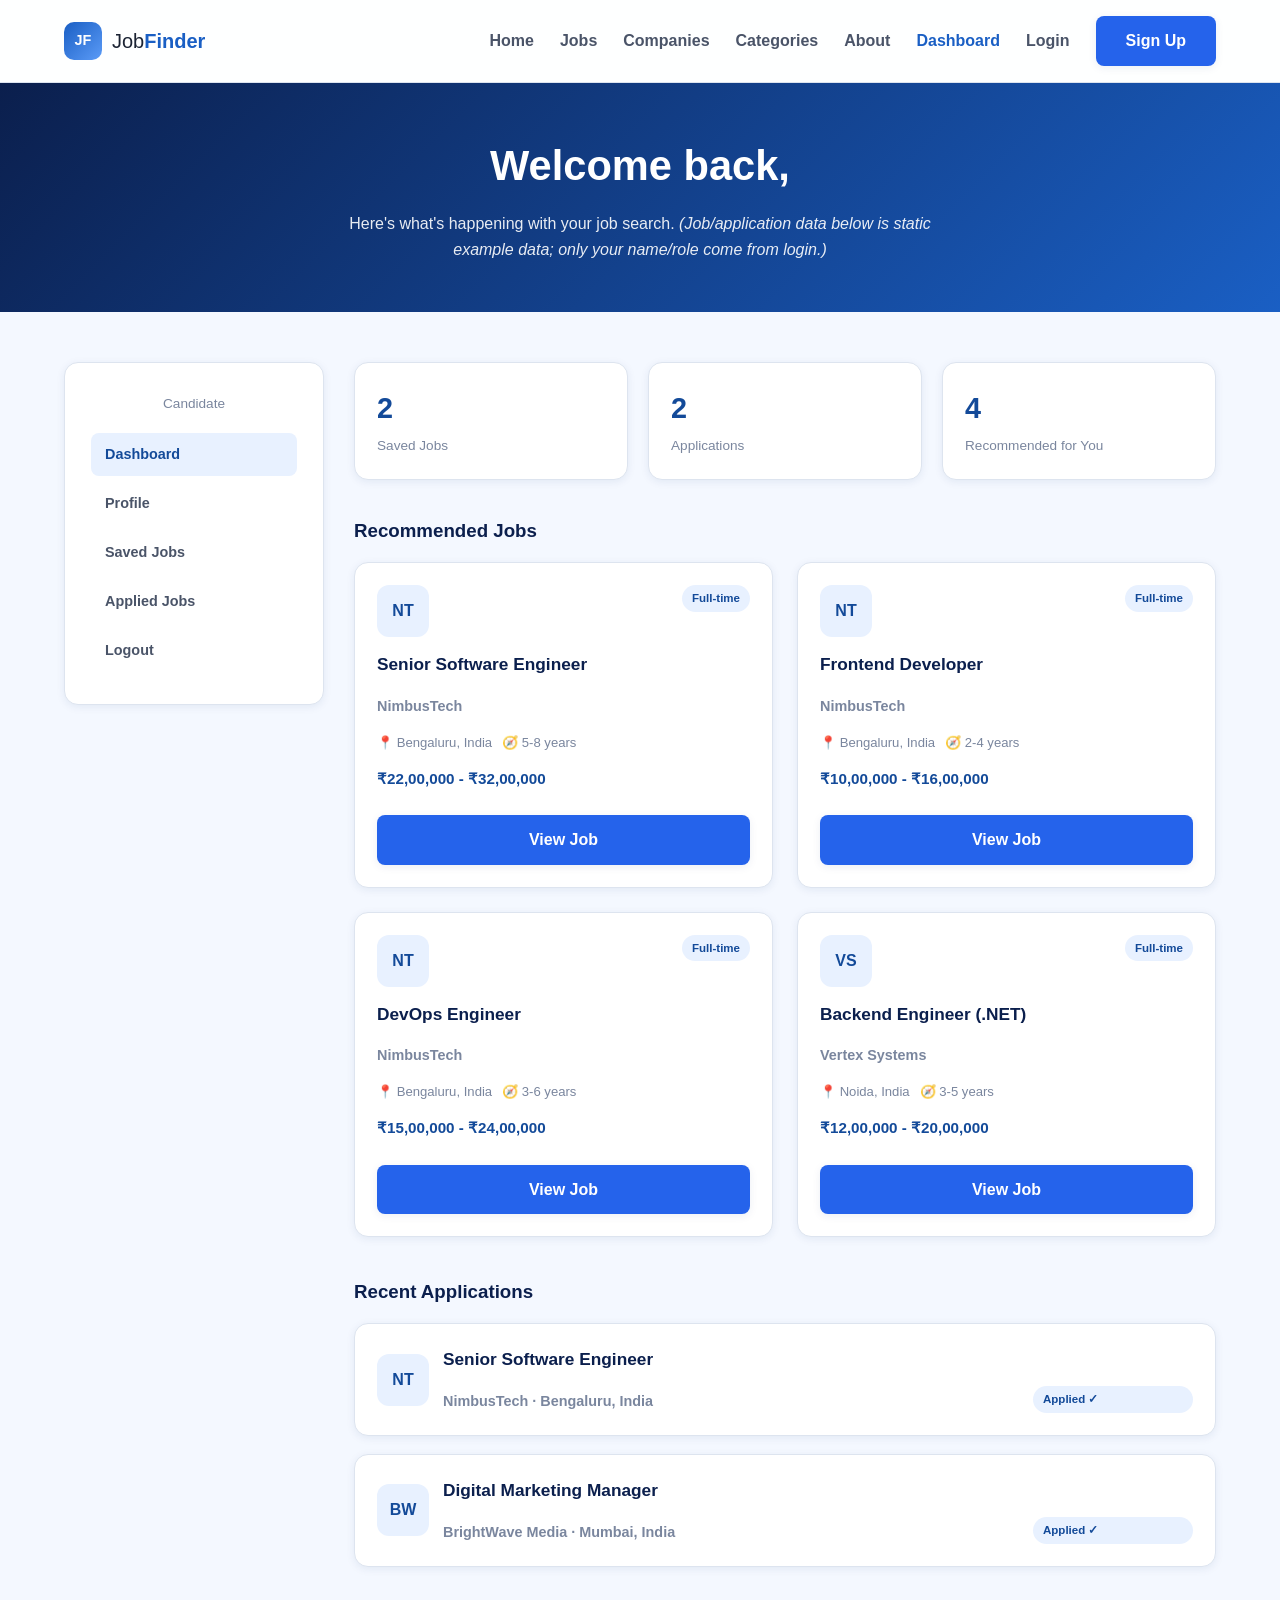
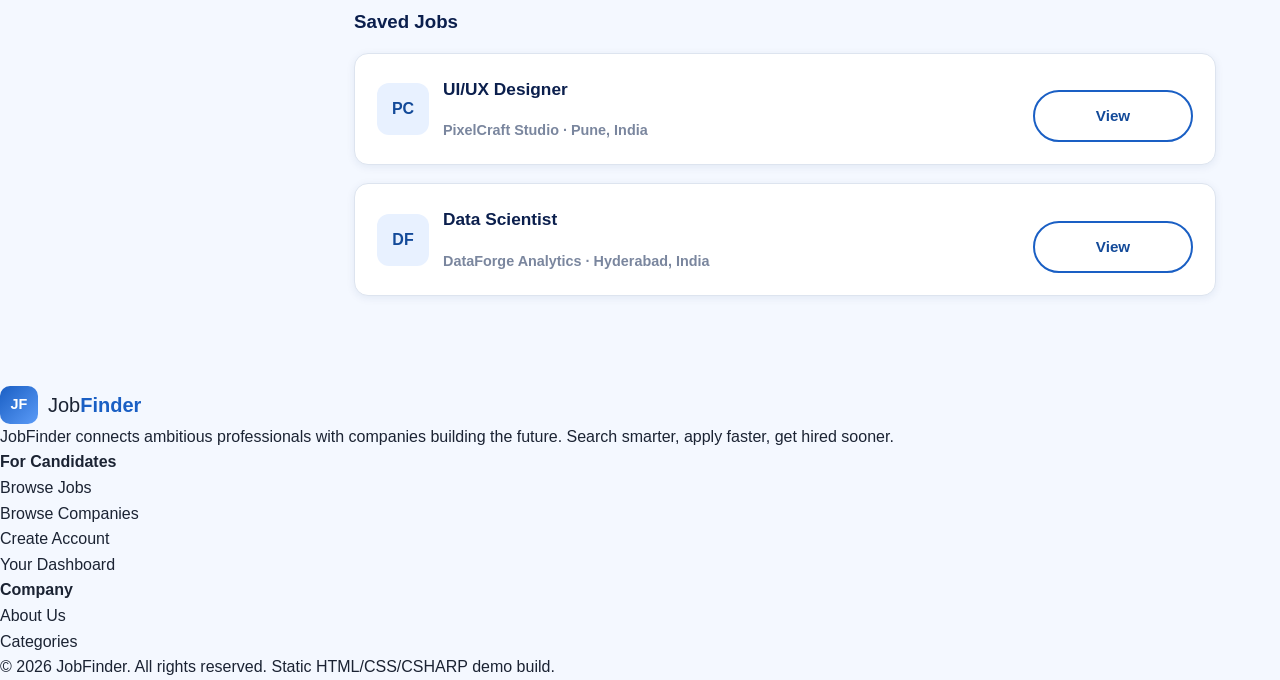
<file: html/dashboard.html>
<!DOCTYPE html>
<html lang="en">
<head>
    <meta charset="utf-8" />
    <meta name="viewport" content="width=device-width, initial-scale=1.0" />
    <title>Dashboard | JobFinder</title>
    <meta name="description" content="JobFinder is a modern job search portal to discover and apply to your next great opportunity." />
    <link rel="stylesheet" href="../css/style.css" />
</head>
<body data-require-auth="true">
<header class="site-header">
    <nav class="navbar">
        <a class="brand" href="index.html">
            <span class="brand-mark">JF</span>
            <span class="brand-text">Job<strong>Finder</strong></span>
        </a>

        <input type="checkbox" id="nav-toggle" class="nav-toggle" />
        <label for="nav-toggle" class="nav-burger" aria-label="Toggle menu">
            <span></span><span></span><span></span>
        </label>

        <ul class="nav-links">
            <li><a href="index.html">Home</a></li>
            <li><a href="jobs.html">Jobs</a></li>
            <li><a href="companies.html">Companies</a></li>
            <li><a href="categories.html">Categories</a></li>
            <li><a href="about.html">About</a></li>
            <li><a href="dashboard.html" style="color:var(--blue-600);">Dashboard</a></li>

            <!-- Shown when no one is logged in (default until auth.js runs) -->
            <li id="navGuestLink"><a href="login.html">Login</a></li>
            <li class="nav-cta" id="navGuestCta"><a href="register.html" class="btn btn-primary">Sign Up</a></li>

            <!-- Shown after login/register (auth.js toggles visibility) -->
            <li id="navUserLink" style="display:none;"><a href="dashboard.html">👤 <span data-user-first-name>Account</span></a></li>
            <li class="nav-cta" id="navUserCta" style="display:none;"><a href="#" class="btn btn-outline js-logout">Logout</a></li>
        </ul>
    </nav>
</header>

    <main>
<section class="page-hero small-hero">
    <div class="container">
        <h1>Welcome back, <span data-user-first-name></span></h1>
        <p>Here's what's happening with your job search. <em>(Job/application data below is static example data; only your name/role come from login.)</em></p>
    </div>
</section>

<div class="dashboard-layout">
    <aside class="dashboard-side">
        
        <h3><span data-user-name></span></h3>
        <p class="role"><span data-user-role>Candidate</span></p>
        <ul>
            <li><a class="active" href="dashboard.html">Dashboard</a></li>
            <li><a href="profile.html">Profile</a></li>
            <li><a href="saved-jobs.html">Saved Jobs</a></li>
            <li><a href="applied-jobs.html">Applied Jobs</a></li>
            <li><a href="#" class="js-logout">Logout</a></li>
        </ul>
    </aside>

    <div>
        <div class="dashboard-cards">
            <div class="stat-card"><h3>2</h3><p>Saved Jobs</p></div>
            <div class="stat-card"><h3>2</h3><p>Applications</p></div>
            <div class="stat-card"><h3>4</h3><p>Recommended for You</p></div>
        </div>

        <div class="dashboard-section">
            <h3>Recommended Jobs</h3>
            <div class="grid grid-2">
                <div class="card job-card">
                    <div class="job-card-top">
                        <div class="job-logo">NT</div>
                        <span class="job-type-badge">Full-time</span>
                    </div>
                    <div>
                        <h3><a href="job-details.html?id=1">Senior Software Engineer</a></h3>
                        <p class="job-company">NimbusTech</p>
                    </div>
                    <div class="job-meta">
                        <span>📍 Bengaluru, India</span>
                        <span>🧭 5-8 years</span>
                    </div>
                    <p class="job-salary">₹22,00,000 - ₹32,00,000</p>
                    <div class="job-card-actions">
                        <a href="job-details.html?id=1" class="btn btn-primary">View Job</a>
                    </div>
                </div><div class="card job-card">
                    <div class="job-card-top">
                        <div class="job-logo">NT</div>
                        <span class="job-type-badge">Full-time</span>
                    </div>
                    <div>
                        <h3><a href="job-details.html?id=2">Frontend Developer</a></h3>
                        <p class="job-company">NimbusTech</p>
                    </div>
                    <div class="job-meta">
                        <span>📍 Bengaluru, India</span>
                        <span>🧭 2-4 years</span>
                    </div>
                    <p class="job-salary">₹10,00,000 - ₹16,00,000</p>
                    <div class="job-card-actions">
                        <a href="job-details.html?id=2" class="btn btn-primary">View Job</a>
                    </div>
                </div><div class="card job-card">
                    <div class="job-card-top">
                        <div class="job-logo">NT</div>
                        <span class="job-type-badge">Full-time</span>
                    </div>
                    <div>
                        <h3><a href="job-details.html?id=3">DevOps Engineer</a></h3>
                        <p class="job-company">NimbusTech</p>
                    </div>
                    <div class="job-meta">
                        <span>📍 Bengaluru, India</span>
                        <span>🧭 3-6 years</span>
                    </div>
                    <p class="job-salary">₹15,00,000 - ₹24,00,000</p>
                    <div class="job-card-actions">
                        <a href="job-details.html?id=3" class="btn btn-primary">View Job</a>
                    </div>
                </div><div class="card job-card">
                    <div class="job-card-top">
                        <div class="job-logo">VS</div>
                        <span class="job-type-badge">Full-time</span>
                    </div>
                    <div>
                        <h3><a href="job-details.html?id=4">Backend Engineer (.NET)</a></h3>
                        <p class="job-company">Vertex Systems</p>
                    </div>
                    <div class="job-meta">
                        <span>📍 Noida, India</span>
                        <span>🧭 3-5 years</span>
                    </div>
                    <p class="job-salary">₹12,00,000 - ₹20,00,000</p>
                    <div class="job-card-actions">
                        <a href="job-details.html?id=4" class="btn btn-primary">View Job</a>
                    </div>
                </div>
            </div>
        </div>

        <div class="dashboard-section">
            <h3>Recent Applications</h3>
            <div class="jobs-list">
                <div class="card job-card">
                    <div class="job-logo">NT</div>
                    <div class="job-card-main">
                        <h3><a href="job-details.html?id=1">Senior Software Engineer</a></h3>
                        <p class="job-company">NimbusTech &middot; Bengaluru, India</p>
                    </div>
                    <div class="job-card-actions">
                        <span class="job-type-badge">Applied ✓</span>
                    </div>
                </div><div class="card job-card">
                    <div class="job-logo">BW</div>
                    <div class="job-card-main">
                        <h3><a href="job-details.html?id=10">Digital Marketing Manager</a></h3>
                        <p class="job-company">BrightWave Media &middot; Mumbai, India</p>
                    </div>
                    <div class="job-card-actions">
                        <span class="job-type-badge">Applied ✓</span>
                    </div>
                </div>
            </div>
        </div>

        <div class="dashboard-section">
            <h3>Saved Jobs</h3>
            <div class="jobs-list">
                <div class="card job-card">
                    <div class="job-logo">PC</div>
                    <div class="job-card-main">
                        <h3><a href="job-details.html?id=7">UI/UX Designer</a></h3>
                        <p class="job-company">PixelCraft Studio &middot; Pune, India</p>
                    </div>
                    <div class="job-card-actions">
                        <a href="job-details.html?id=7" class="btn btn-outline">View</a>
                    </div>
                </div><div class="card job-card">
                    <div class="job-logo">DF</div>
                    <div class="job-card-main">
                        <h3><a href="job-details.html?id=15">Data Scientist</a></h3>
                        <p class="job-company">DataForge Analytics &middot; Hyderabad, India</p>
                    </div>
                    <div class="job-card-actions">
                        <a href="job-details.html?id=15" class="btn btn-outline">View</a>
                    </div>
                </div>
            </div>
        </div>
    </div>
</div>
    </main>
<footer class="site-footer">
    <div class="footer-container">
        <div class="footer-col footer-brand">
            <div class="brand">
                <span class="brand-mark">JF</span>
                <span class="brand-text">Job<strong>Finder</strong></span>
            </div>
            <p>JobFinder connects ambitious professionals with companies building the future. Search smarter, apply faster, get hired sooner.</p>
        </div>

        <div class="footer-col">
            <h4>For Candidates</h4>
            <ul>
                <li><a href="jobs.html">Browse Jobs</a></li>
                <li><a href="companies.html">Browse Companies</a></li>
                <li><a href="register.html">Create Account</a></li>
                <li><a href="dashboard.html">Your Dashboard</a></li>
            </ul>
        </div>

        <div class="footer-col">
            <h4>Company</h4>
            <ul>
                <li><a href="about.html">About Us</a></li>
                <li><a href="categories.html">Categories</a></li>
            </ul>
        </div>

    </div>

    <div class="footer-bottom">
        <p>&copy; 2026 JobFinder. All rights reserved. Static HTML/CSS/CSHARP demo build.</p>
    </div>
</footer>

    <script src="../js/auth.js"></script>
</body>
</html>
</file>
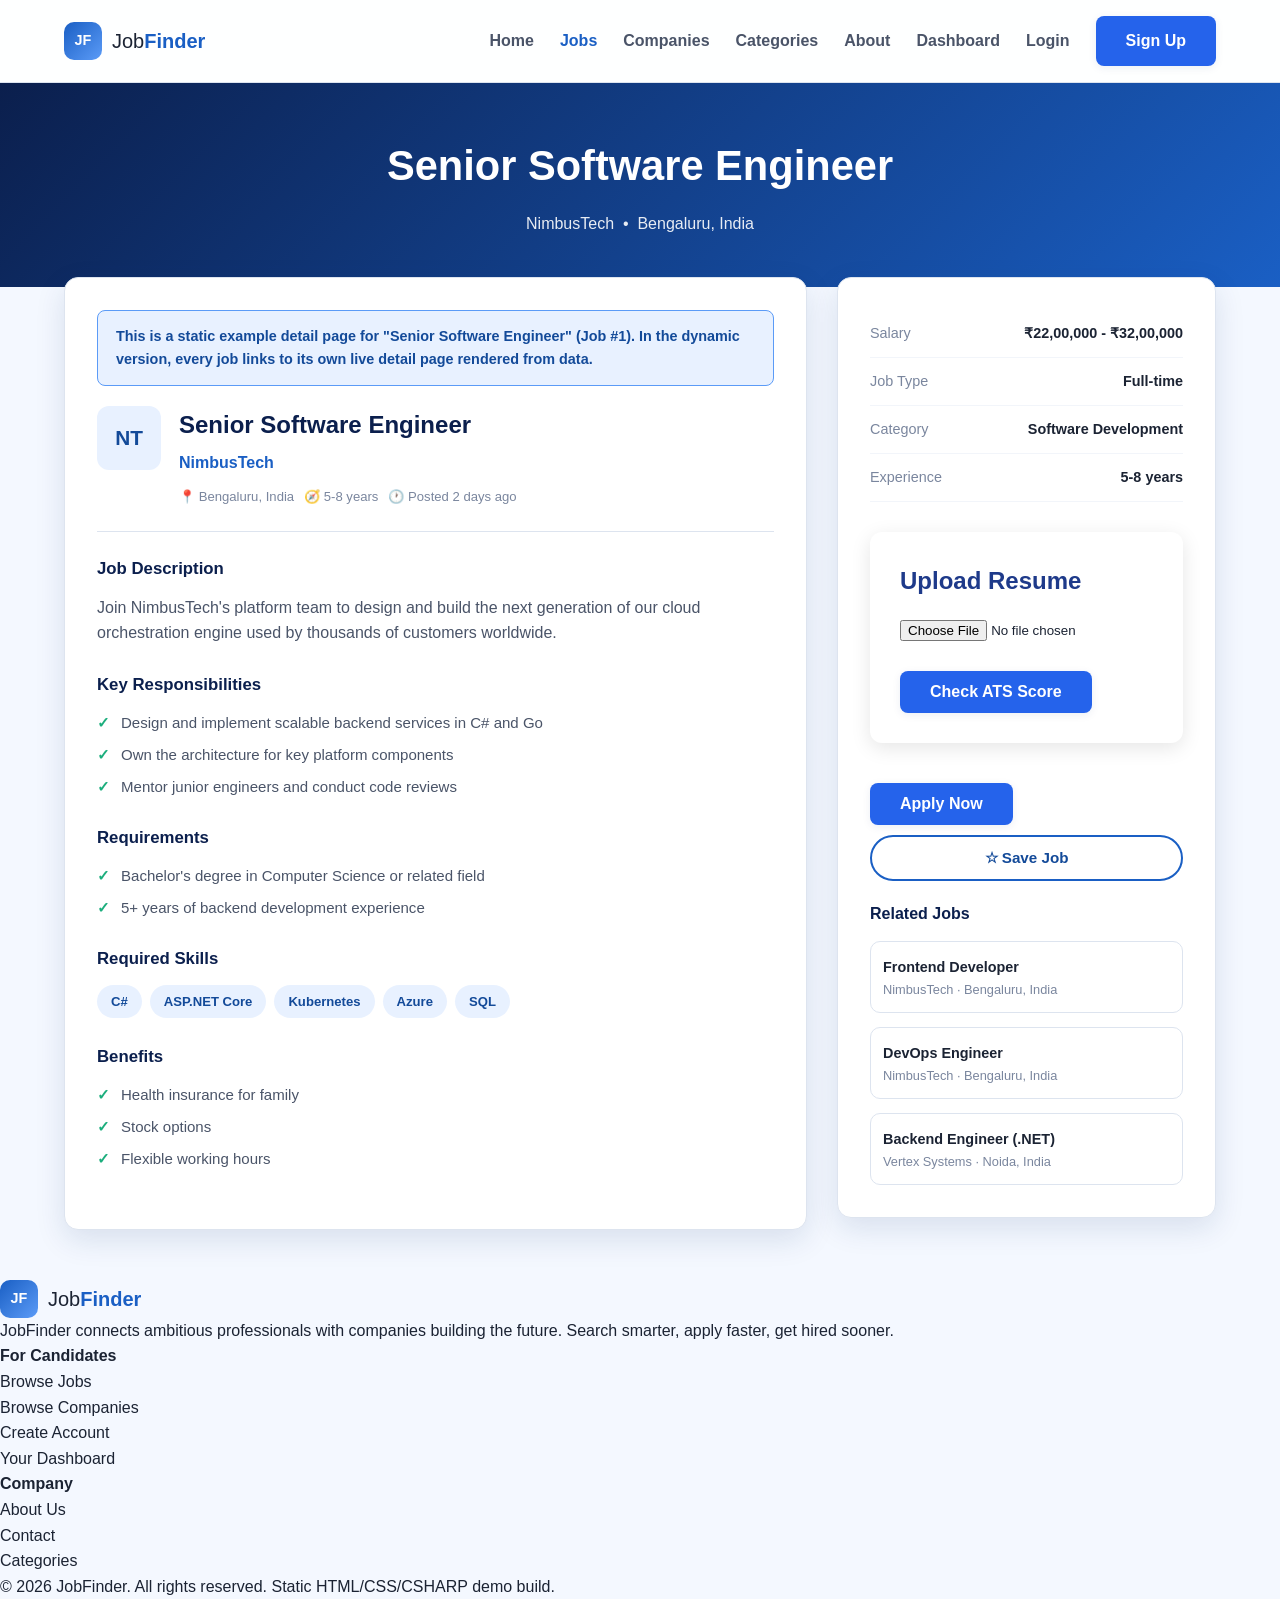
<file: html/job-details.html>
<!DOCTYPE html>
<html lang="en">
<head>
    <meta charset="utf-8" />
    <meta name="viewport" content="width=device-width, initial-scale=1.0" />
    <title>Senior Software Engineer | JobFinder</title>
    <meta name="description" content="JobFinder is a modern job search portal to discover and apply to your next great opportunity." />
    <link rel="stylesheet" href="../css/style.css" />
</head>
<body>
<header class="site-header">
    <nav class="navbar">
        <a class="brand" href="index.html">
            <span class="brand-mark">JF</span>
            <span class="brand-text">Job<strong>Finder</strong></span>
        </a>

        <input type="checkbox" id="nav-toggle" class="nav-toggle" />
        <label for="nav-toggle" class="nav-burger" aria-label="Toggle menu">
            <span></span><span></span><span></span>
        </label>

        <ul class="nav-links">
            <li><a href="index.html">Home</a></li>
            <li><a href="jobs.html" style="color:var(--blue-600);">Jobs</a></li>
            <li><a href="companies.html">Companies</a></li>
            <li><a href="categories.html">Categories</a></li>
            <li><a href="about.html">About</a></li>
            
            <li><a href="dashboard.html">Dashboard</a></li>

            <!-- Shown when no one is logged in (default until auth.js runs) -->
            <li id="navGuestLink"><a href="login.html">Login</a></li>
            <li class="nav-cta" id="navGuestCta"><a href="register.html" class="btn btn-primary">Sign Up</a></li>

            <!-- Shown after login/register (auth.js toggles visibility) -->
            <li id="navUserLink" style="display:none;"><a href="dashboard.html">👤 <span data-user-first-name>Account</span></a></li>
            <li class="nav-cta" id="navUserCta" style="display:none;"><a href="#" class="btn btn-outline js-logout">Logout</a></li>
        </ul>
    </nav>
</header>

    <main>
<section class="page-hero small-hero">
    <div class="container">
        <h1>Senior Software Engineer</h1>
        <p>NimbusTech &nbsp;•&nbsp; Bengaluru, India</p>
    </div>
</section>

<div class="job-details-layout">
    <div class="details-main">
        <div class="alert alert-info">This is a static example detail page for "Senior Software Engineer" (Job #1). In the dynamic version, every job links to its own live detail page rendered from data.</div>

        <div class="details-header">
            <div class="job-logo">NT</div>
            <div>
                <h1>Senior Software Engineer</h1>
                <a class="company-link" href="company-details.html?id=1">NimbusTech</a>
                <div class="job-meta" style="margin-top:10px;">
                    <span>📍 Bengaluru, India</span>
                    <span>🧭 5-8 years</span>
                    <span>🕐 Posted 2 days ago</span>
                </div>
            </div>
        </div>

        <div class="details-block">
            <h3>Job Description</h3>
            <p>Join NimbusTech's platform team to design and build the next generation of our cloud orchestration engine used by thousands of customers worldwide.</p>
        </div>

        <div class="details-block">
            <h3>Key Responsibilities</h3>
            <ul>
                <li>Design and implement scalable backend services in C# and Go</li>
                <li>Own the architecture for key platform components</li>
                <li>Mentor junior engineers and conduct code reviews</li>
            </ul>
        </div>

        <div class="details-block">
            <h3>Requirements</h3>
            <ul>
                <li>Bachelor's degree in Computer Science or related field</li>
                <li>5+ years of backend development experience</li>
            </ul>
        </div>

        <div class="details-block">
            <h3>Required Skills</h3>
            <div class="skill-tags">
                <span>C#</span><span>ASP.NET Core</span><span>Kubernetes</span><span>Azure</span><span>SQL</span>
            </div>
        </div>

        <div class="details-block">
            <h3>Benefits</h3>
            <ul>
                <li>Health insurance for family</li>
                <li>Stock options</li>
                <li>Flexible working hours</li>
            </ul>
        </div>
    </div>

    <div class="details-side">
        <div class="info-row"><span>Salary</span><span>₹22,00,000 - ₹32,00,000</span></div>
        <div class="info-row"><span>Job Type</span><span>Full-time</span></div>
        <div class="info-row"><span>Category</span><span>Software Development</span></div>
        <div class="info-row"><span>Experience</span><span>5-8 years</span></div>
<div class="resume-section">

    <h2>Upload Resume</h2>

    <input type="file" id="resumeUpload" accept=".pdf,.doc,.docx">

    <button id="checkATS" class="btn btn-primary">
        Check ATS Score
    </button>

</div>

<div id="atsResult" style="display:none;">

    <h3>ATS Result</h3>

    Resume:
    <span id="resumeName"></span>

    <br><br>

    ATS Score:
    <span id="atsScore"></span>

    <div style="background:#ddd;height:15px;border-radius:20px;margin:15px 0;">

        <div id="progressBar" style="height:15px;width:0;background:#2563EB;border-radius:20px;">
        </div>

    </div>

    <p id="feedback"></p>

</div>

<button id="applyBtn" class="btn btn-primary">

    Apply Now

</button>

<div id="applyPopup" class="popup">

    <div class="popup-content">

        <h2>Application Submitted</h2>

        <p>
            Your application has been submitted successfully.
        </p>

        <button onclick="closePopup()">

            OK

        </button>

    </div>

</div>
        <button type="button" class="btn btn-outline btn-block">☆ Save Job</button>

        <div class="related-jobs">
            <h3 style="font-size:1rem; color:var(--blue-900);">Related Jobs</h3>
            <a href="job-details.html?id=2">
                <strong style="font-size:0.9rem;">Frontend Developer</strong>
                <div class="muted" style="font-size:0.8rem;">NimbusTech &middot; Bengaluru, India</div>
            </a><a href="job-details.html?id=3">
                <strong style="font-size:0.9rem;">DevOps Engineer</strong>
                <div class="muted" style="font-size:0.8rem;">NimbusTech &middot; Bengaluru, India</div>
            </a><a href="job-details.html?id=4">
                <strong style="font-size:0.9rem;">Backend Engineer (.NET)</strong>
                <div class="muted" style="font-size:0.8rem;">Vertex Systems &middot; Noida, India</div>
            </a>
        </div>
    </div>
</div>
    </main>
<footer class="site-footer">
    <div class="footer-container">
        <div class="footer-col footer-brand">
            <div class="brand">
                <span class="brand-mark">JF</span>
                <span class="brand-text">Job<strong>Finder</strong></span>
            </div>
            <p>JobFinder connects ambitious professionals with companies building the future. Search smarter, apply faster, get hired sooner.</p>
        </div>

        <div class="footer-col">
            <h4>For Candidates</h4>
            <ul>
                <li><a href="jobs.html">Browse Jobs</a></li>
                <li><a href="companies.html">Browse Companies</a></li>
                <li><a href="register.html">Create Account</a></li>
                <li><a href="dashboard.html">Your Dashboard</a></li>
            </ul>
        </div>

        <div class="footer-col">
            <h4>Company</h4>
            <ul>
                <li><a href="about.html">About Us</a></li>
                <li><a href="contact.html">Contact</a></li>
                <li><a href="categories.html">Categories</a></li>
            </ul>
        </div>

        
    </div>

    <div class="footer-bottom">
        <p>&copy; 2026 JobFinder. All rights reserved. Static HTML/CSS/CSHARP demo build.</p>
    </div>
</footer>

    <script src="../js/auth.js"></script>
</body>
</html>
</file>
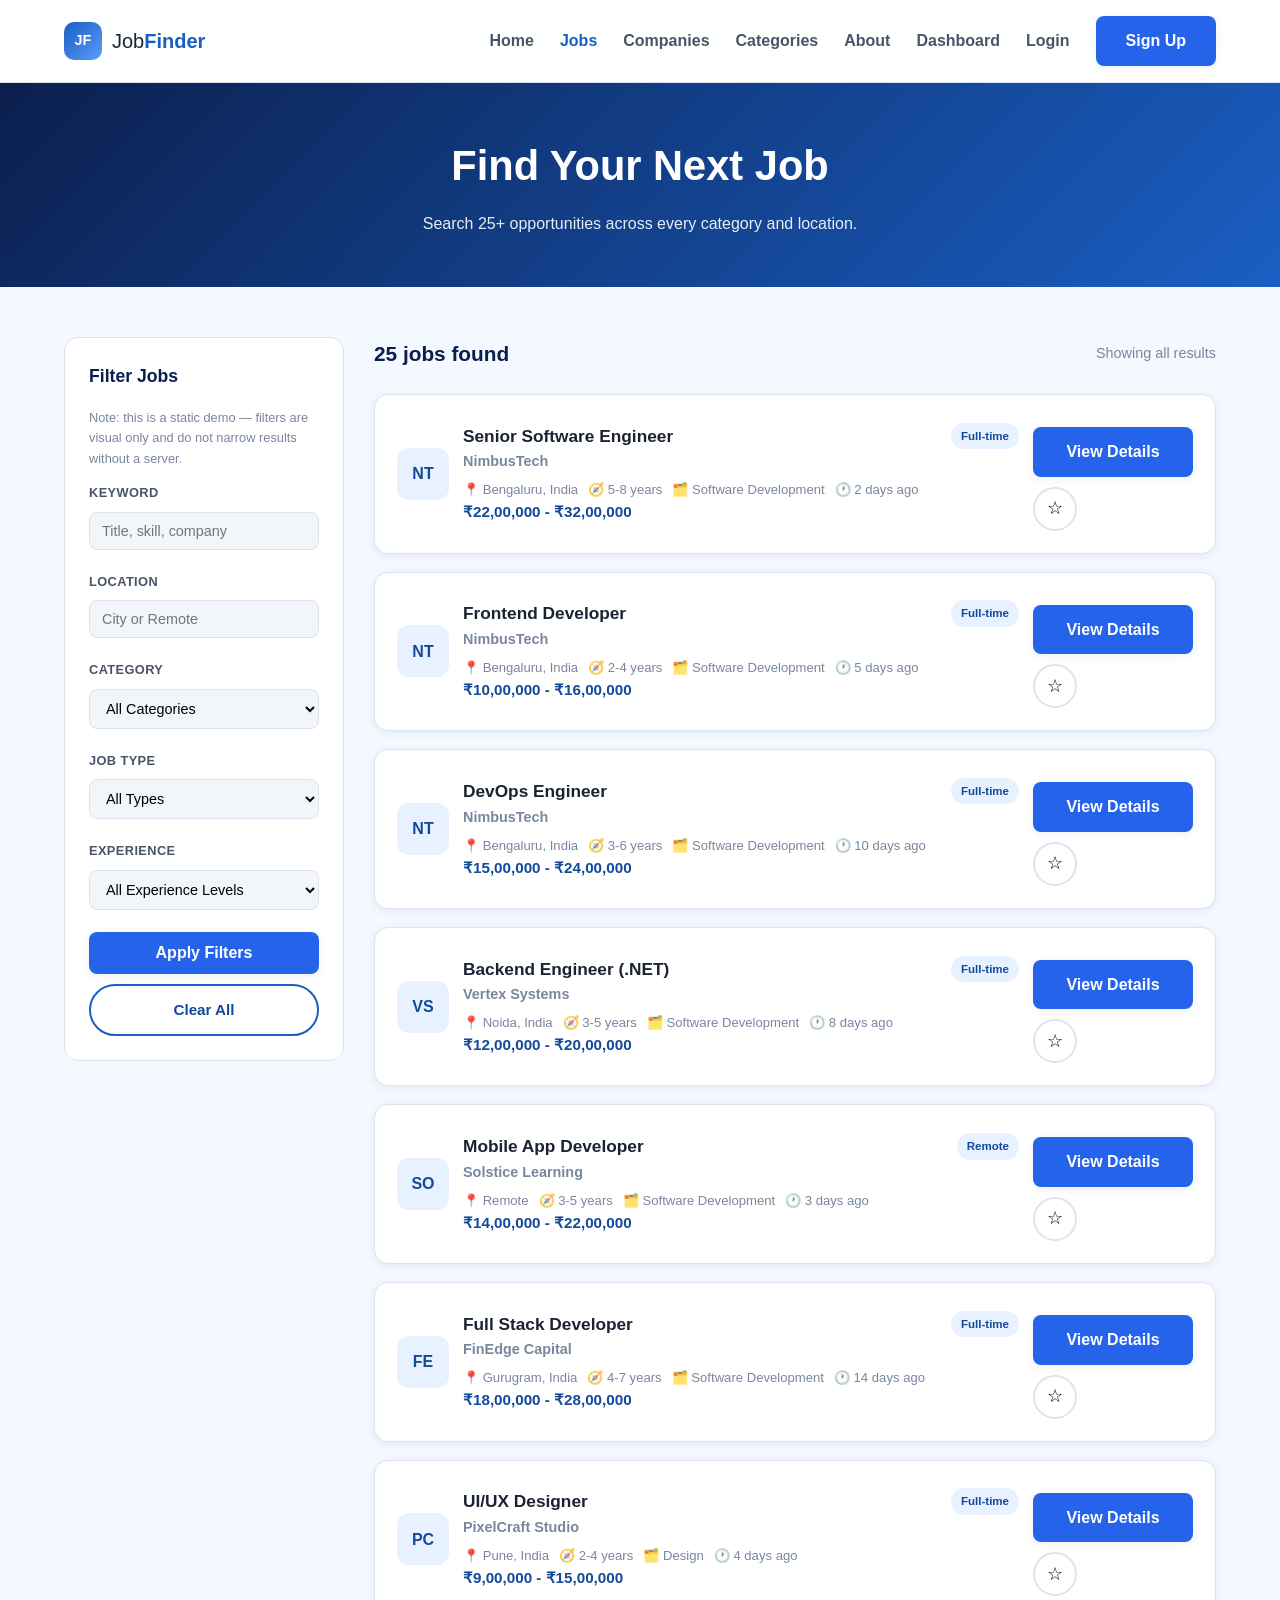
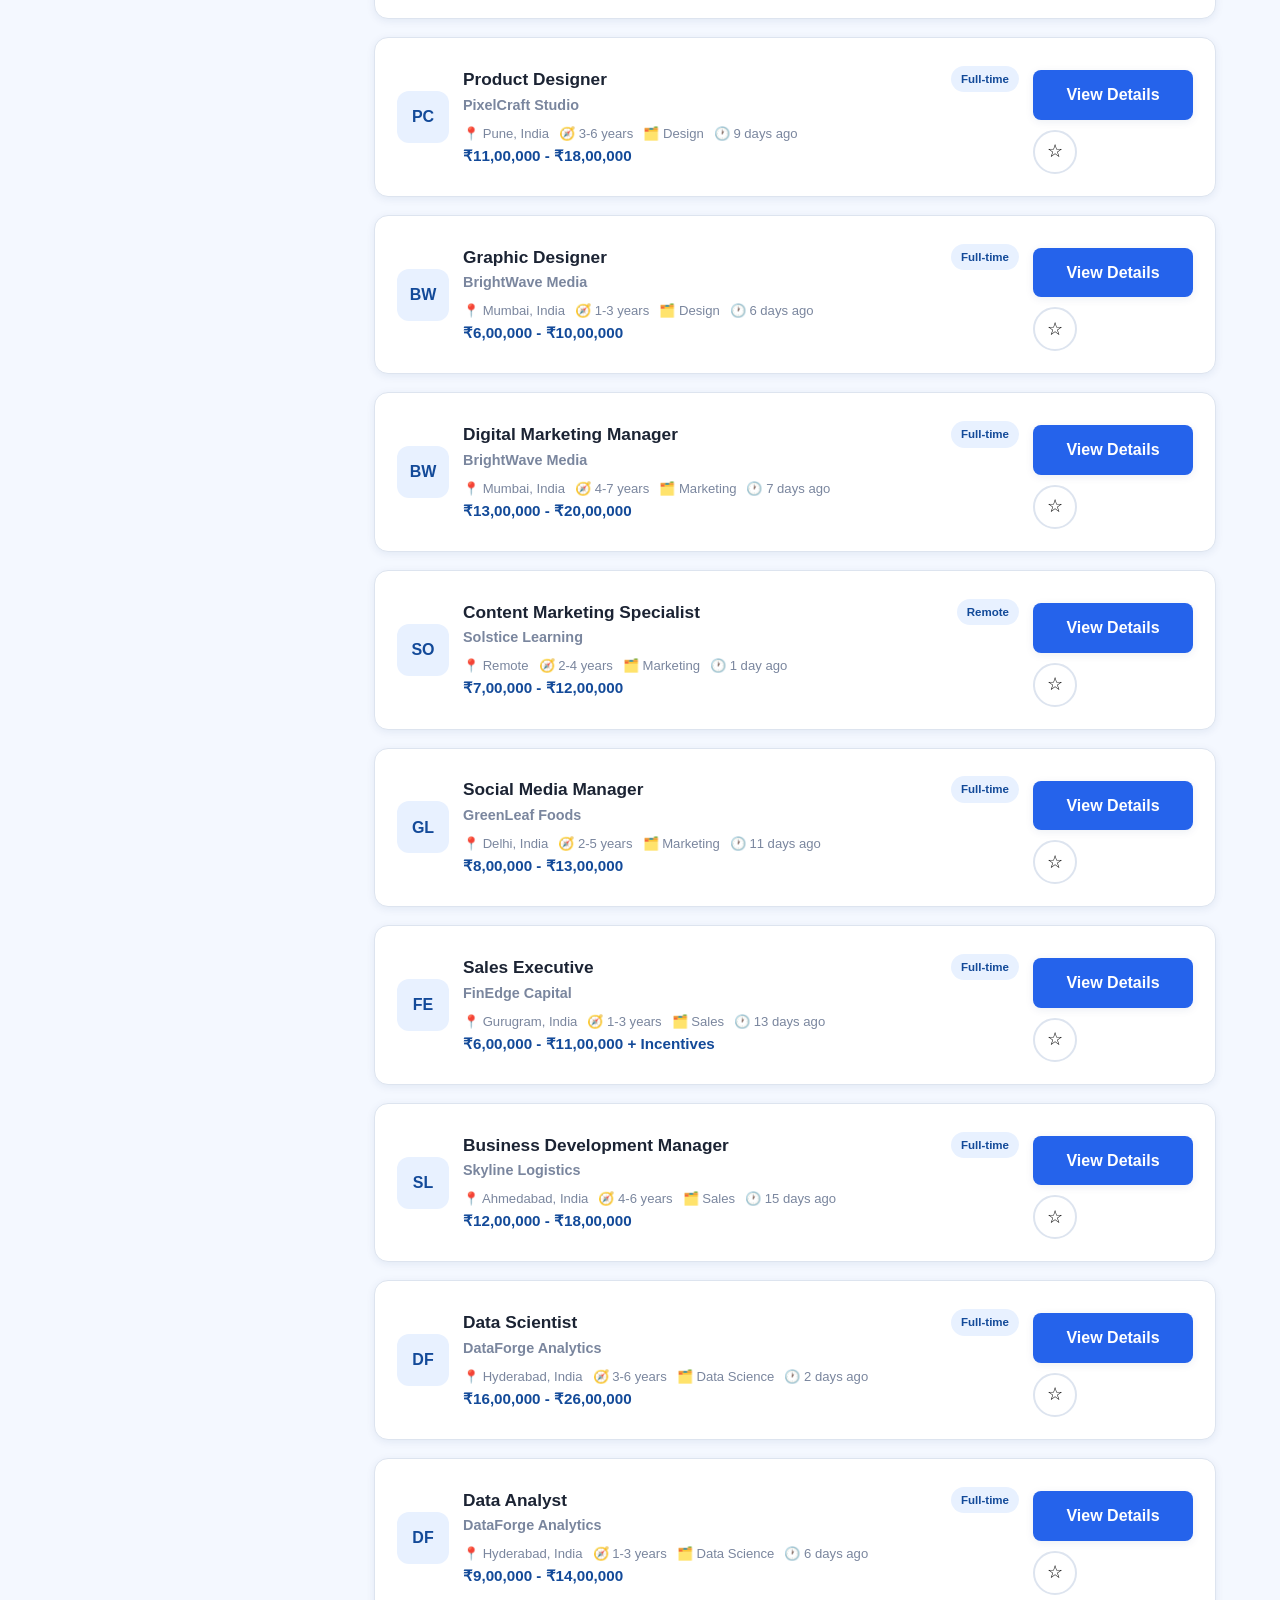
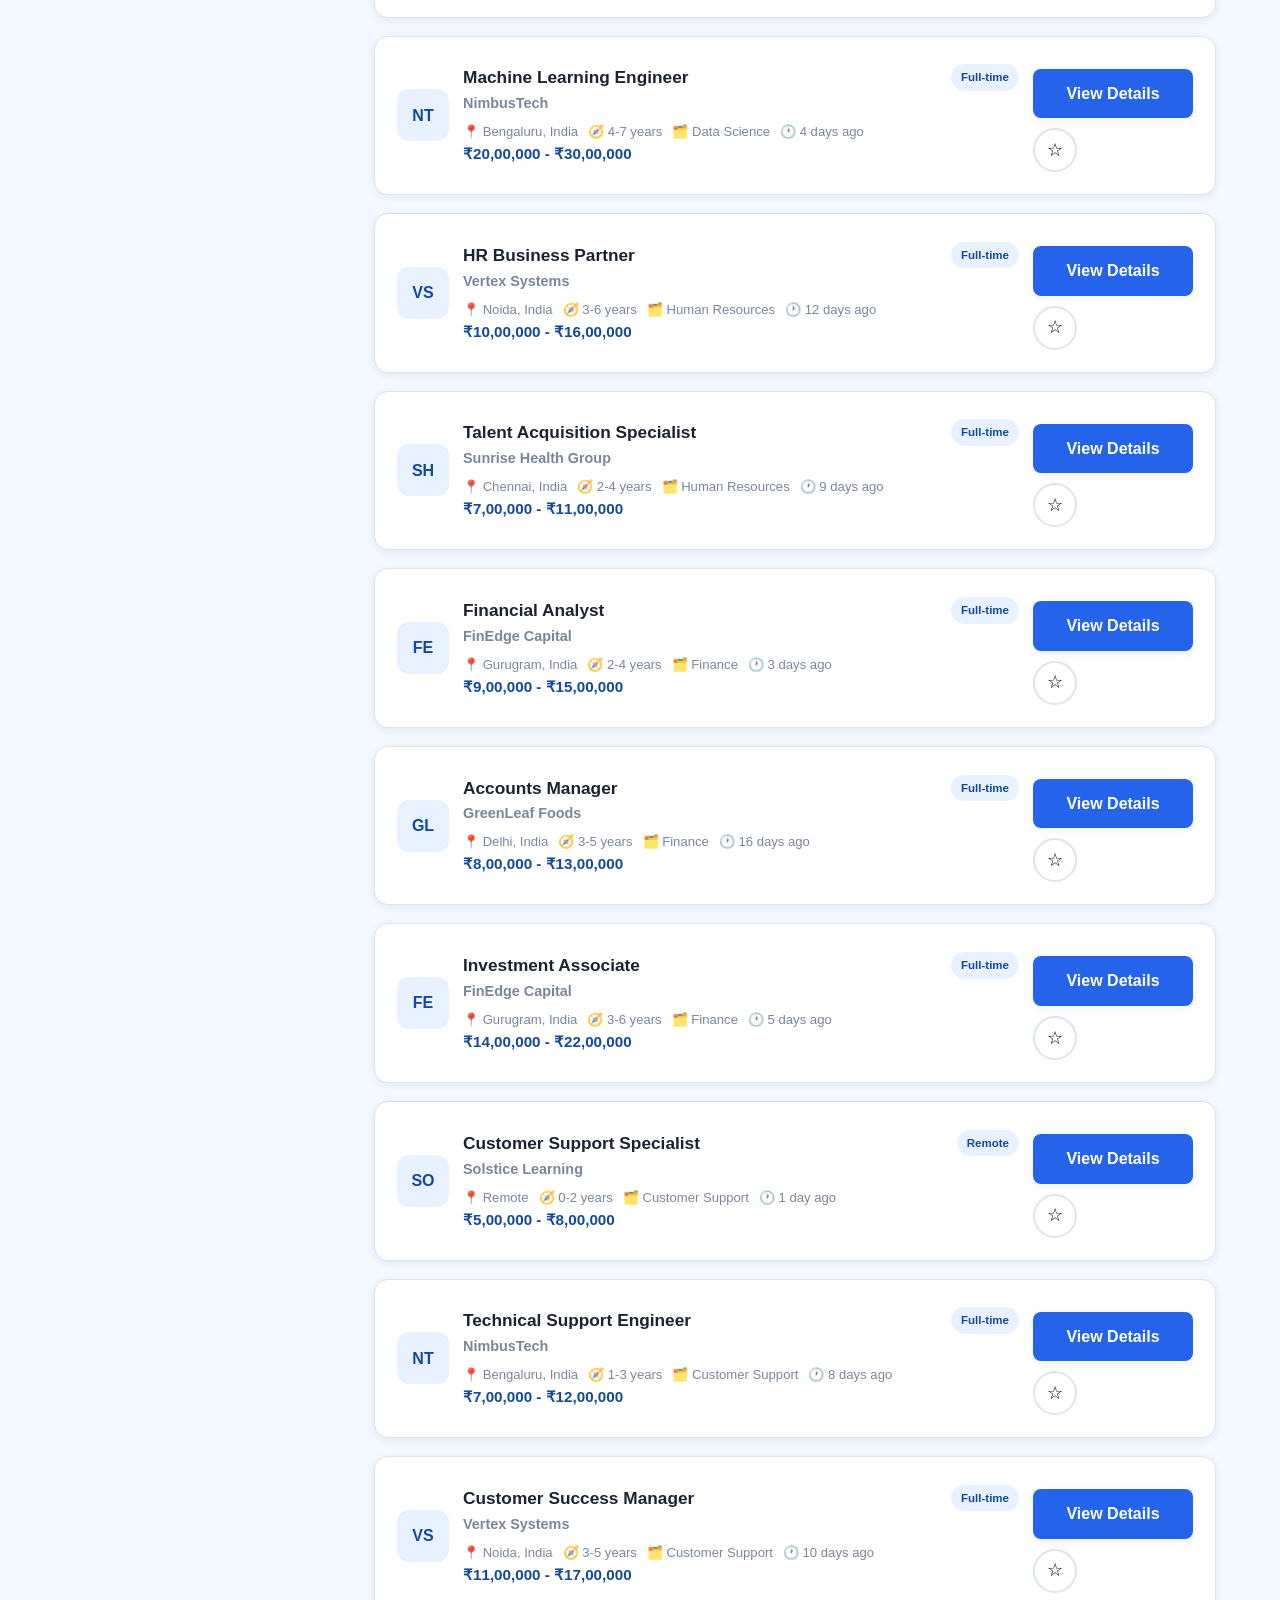
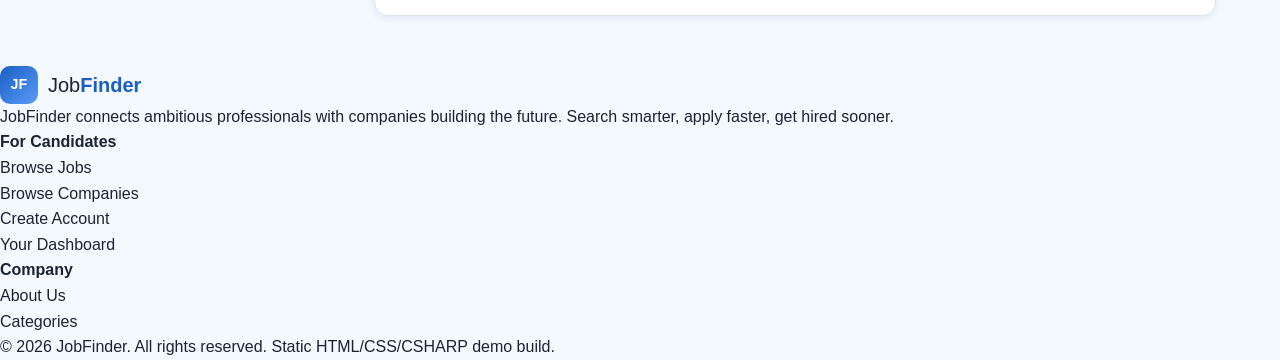
<file: html/jobs.html>
<!DOCTYPE html>
<html lang="en">
<head>
    <meta charset="utf-8" />
    <meta name="viewport" content="width=device-width, initial-scale=1.0" />
    <title>Find Jobs | JobFinder</title>
    <meta name="description" content="JobFinder is a modern job search portal to discover and apply to your next great opportunity." />
    <link rel="stylesheet" href="../css/style.css" />
</head>
<body>
<header class="site-header">
    <nav class="navbar">
        <a class="brand" href="index.html">
            <span class="brand-mark">JF</span>
            <span class="brand-text">Job<strong>Finder</strong></span>
        </a>

        <input type="checkbox" id="nav-toggle" class="nav-toggle" />
        <label for="nav-toggle" class="nav-burger" aria-label="Toggle menu">
            <span></span><span></span><span></span>
        </label>

        <ul class="nav-links">
            <li><a href="index.html">Home</a></li>
            <li><a href="jobs.html" style="color:var(--blue-600);">Jobs</a></li>
            <li><a href="companies.html">Companies</a></li>
            <li><a href="categories.html">Categories</a></li>
            <li><a href="about.html">About</a></li>
           
            <li><a href="dashboard.html">Dashboard</a></li>

            <!-- Shown when no one is logged in (default until auth.js runs) -->
            <li id="navGuestLink"><a href="login.html">Login</a></li>
            <li class="nav-cta" id="navGuestCta"><a href="register.html" class="btn btn-primary">Sign Up</a></li>

            <!-- Shown after login/register (auth.js toggles visibility) -->
            <li id="navUserLink" style="display:none;"><a href="dashboard.html">👤 <span data-user-first-name>Account</span></a></li>
            <li class="nav-cta" id="navUserCta" style="display:none;"><a href="#" class="btn btn-outline js-logout">Logout</a></li>
        </ul>
    </nav>
</header>

    <main>
<section class="page-hero small-hero">
    <div class="container">
        <h1>Find Your Next Job</h1>
        <p>Search 25+ opportunities across every category and location.</p>
    </div>
</section>

<div class="jobs-layout">
    <aside class="filters-panel">
        <h3>Filter Jobs</h3>
        <p class="muted" style="font-size:0.8rem; margin-bottom:14px;">Note: this is a static demo — filters are visual only and do not narrow results without a server.</p>
        <form action="jobs.html" method="get">
            <div class="filter-group">
                <label>Keyword</label>
                <input type="text" name="keyword" placeholder="Title, skill, company" />
            </div>
            <div class="filter-group">
                <label>Location</label>
                <input type="text" name="location" placeholder="City or Remote" />
            </div>
            <div class="filter-group">
                <label>Category</label>
                <select name="category">
                    <option value="">All Categories</option>
                    <option value="Software Development">Software Development</option><option value="Design">Design</option><option value="Marketing">Marketing</option><option value="Sales">Sales</option><option value="Data Science">Data Science</option><option value="Human Resources">Human Resources</option><option value="Finance">Finance</option><option value="Customer Support">Customer Support</option>
                </select>
            </div>
            <div class="filter-group">
                <label>Job Type</label>
                <select name="jobType">
                    <option value="">All Types</option>
                    <option value="Full-time">Full-time</option><option value="Part-time">Part-time</option><option value="Remote">Remote</option><option value="Contract">Contract</option><option value="Internship">Internship</option>
                </select>
            </div>
            <div class="filter-group">
                <label>Experience</label>
                <select name="experience">
                    <option value="">All Experience Levels</option>
                    <option value="0-2 years">0-2 years</option><option value="1-3 years">1-3 years</option><option value="2-4 years">2-4 years</option><option value="3-5 years">3-5 years</option><option value="3-6 years">3-6 years</option><option value="4-6 years">4-6 years</option><option value="4-7 years">4-7 years</option><option value="5-8 years">5-8 years</option>
                </select>
            </div>
            <button type="submit" class="btn btn-primary btn-block">Apply Filters</button>
            <a href="jobs.html" class="btn btn-outline btn-block" style="margin-top:10px;">Clear All</a>
        </form>
    </aside>

    <div class="jobs-results">
        <div class="results-head">
            <h2>25 jobs found</h2>
            <span>Showing all results</span>
        </div>

        <div class="jobs-list">
            <div class="card job-card">
                    <div class="job-logo">NT</div>
                    <div class="job-card-main">
                        <div class="job-card-top">
                            <div>
                                <h3><a href="job-details.html?id=1">Senior Software Engineer</a></h3>
                                <p class="job-company">NimbusTech</p>
                            </div>
                            <span class="job-type-badge">Full-time</span>
                        </div>
                        <div class="job-meta">
                            <span>📍 Bengaluru, India</span>
                            <span>🧭 5-8 years</span>
                            <span>🗂️ Software Development</span>
                            <span>🕐 2 days ago</span>
                        </div>
                        <p class="job-salary">₹22,00,000 - ₹32,00,000</p>
                    </div>
                    <div class="job-card-actions">
                        <a href="job-details.html?id=1" class="btn btn-primary">View Details</a>
                        <button type="button" class="save-btn" title="Save job (static demo)">☆</button>
                    </div>
                </div><div class="card job-card">
                    <div class="job-logo">NT</div>
                    <div class="job-card-main">
                        <div class="job-card-top">
                            <div>
                                <h3><a href="job-details.html?id=2">Frontend Developer</a></h3>
                                <p class="job-company">NimbusTech</p>
                            </div>
                            <span class="job-type-badge">Full-time</span>
                        </div>
                        <div class="job-meta">
                            <span>📍 Bengaluru, India</span>
                            <span>🧭 2-4 years</span>
                            <span>🗂️ Software Development</span>
                            <span>🕐 5 days ago</span>
                        </div>
                        <p class="job-salary">₹10,00,000 - ₹16,00,000</p>
                    </div>
                    <div class="job-card-actions">
                        <a href="job-details.html?id=2" class="btn btn-primary">View Details</a>
                        <button type="button" class="save-btn" title="Save job (static demo)">☆</button>
                    </div>
                </div><div class="card job-card">
                    <div class="job-logo">NT</div>
                    <div class="job-card-main">
                        <div class="job-card-top">
                            <div>
                                <h3><a href="job-details.html?id=3">DevOps Engineer</a></h3>
                                <p class="job-company">NimbusTech</p>
                            </div>
                            <span class="job-type-badge">Full-time</span>
                        </div>
                        <div class="job-meta">
                            <span>📍 Bengaluru, India</span>
                            <span>🧭 3-6 years</span>
                            <span>🗂️ Software Development</span>
                            <span>🕐 10 days ago</span>
                        </div>
                        <p class="job-salary">₹15,00,000 - ₹24,00,000</p>
                    </div>
                    <div class="job-card-actions">
                        <a href="job-details.html?id=3" class="btn btn-primary">View Details</a>
                        <button type="button" class="save-btn" title="Save job (static demo)">☆</button>
                    </div>
                </div><div class="card job-card">
                    <div class="job-logo">VS</div>
                    <div class="job-card-main">
                        <div class="job-card-top">
                            <div>
                                <h3><a href="job-details.html?id=4">Backend Engineer (.NET)</a></h3>
                                <p class="job-company">Vertex Systems</p>
                            </div>
                            <span class="job-type-badge">Full-time</span>
                        </div>
                        <div class="job-meta">
                            <span>📍 Noida, India</span>
                            <span>🧭 3-5 years</span>
                            <span>🗂️ Software Development</span>
                            <span>🕐 8 days ago</span>
                        </div>
                        <p class="job-salary">₹12,00,000 - ₹20,00,000</p>
                    </div>
                    <div class="job-card-actions">
                        <a href="job-details.html?id=4" class="btn btn-primary">View Details</a>
                        <button type="button" class="save-btn" title="Save job (static demo)">☆</button>
                    </div>
                </div><div class="card job-card">
                    <div class="job-logo">SO</div>
                    <div class="job-card-main">
                        <div class="job-card-top">
                            <div>
                                <h3><a href="job-details.html?id=5">Mobile App Developer</a></h3>
                                <p class="job-company">Solstice Learning</p>
                            </div>
                            <span class="job-type-badge">Remote</span>
                        </div>
                        <div class="job-meta">
                            <span>📍 Remote</span>
                            <span>🧭 3-5 years</span>
                            <span>🗂️ Software Development</span>
                            <span>🕐 3 days ago</span>
                        </div>
                        <p class="job-salary">₹14,00,000 - ₹22,00,000</p>
                    </div>
                    <div class="job-card-actions">
                        <a href="job-details.html?id=5" class="btn btn-primary">View Details</a>
                        <button type="button" class="save-btn" title="Save job (static demo)">☆</button>
                    </div>
                </div><div class="card job-card">
                    <div class="job-logo">FE</div>
                    <div class="job-card-main">
                        <div class="job-card-top">
                            <div>
                                <h3><a href="job-details.html?id=6">Full Stack Developer</a></h3>
                                <p class="job-company">FinEdge Capital</p>
                            </div>
                            <span class="job-type-badge">Full-time</span>
                        </div>
                        <div class="job-meta">
                            <span>📍 Gurugram, India</span>
                            <span>🧭 4-7 years</span>
                            <span>🗂️ Software Development</span>
                            <span>🕐 14 days ago</span>
                        </div>
                        <p class="job-salary">₹18,00,000 - ₹28,00,000</p>
                    </div>
                    <div class="job-card-actions">
                        <a href="job-details.html?id=6" class="btn btn-primary">View Details</a>
                        <button type="button" class="save-btn" title="Save job (static demo)">☆</button>
                    </div>
                </div><div class="card job-card">
                    <div class="job-logo">PC</div>
                    <div class="job-card-main">
                        <div class="job-card-top">
                            <div>
                                <h3><a href="job-details.html?id=7">UI/UX Designer</a></h3>
                                <p class="job-company">PixelCraft Studio</p>
                            </div>
                            <span class="job-type-badge">Full-time</span>
                        </div>
                        <div class="job-meta">
                            <span>📍 Pune, India</span>
                            <span>🧭 2-4 years</span>
                            <span>🗂️ Design</span>
                            <span>🕐 4 days ago</span>
                        </div>
                        <p class="job-salary">₹9,00,000 - ₹15,00,000</p>
                    </div>
                    <div class="job-card-actions">
                        <a href="job-details.html?id=7" class="btn btn-primary">View Details</a>
                        <button type="button" class="save-btn" title="Save job (static demo)">☆</button>
                    </div>
                </div><div class="card job-card">
                    <div class="job-logo">PC</div>
                    <div class="job-card-main">
                        <div class="job-card-top">
                            <div>
                                <h3><a href="job-details.html?id=8">Product Designer</a></h3>
                                <p class="job-company">PixelCraft Studio</p>
                            </div>
                            <span class="job-type-badge">Full-time</span>
                        </div>
                        <div class="job-meta">
                            <span>📍 Pune, India</span>
                            <span>🧭 3-6 years</span>
                            <span>🗂️ Design</span>
                            <span>🕐 9 days ago</span>
                        </div>
                        <p class="job-salary">₹11,00,000 - ₹18,00,000</p>
                    </div>
                    <div class="job-card-actions">
                        <a href="job-details.html?id=8" class="btn btn-primary">View Details</a>
                        <button type="button" class="save-btn" title="Save job (static demo)">☆</button>
                    </div>
                </div><div class="card job-card">
                    <div class="job-logo">BW</div>
                    <div class="job-card-main">
                        <div class="job-card-top">
                            <div>
                                <h3><a href="job-details.html?id=9">Graphic Designer</a></h3>
                                <p class="job-company">BrightWave Media</p>
                            </div>
                            <span class="job-type-badge">Full-time</span>
                        </div>
                        <div class="job-meta">
                            <span>📍 Mumbai, India</span>
                            <span>🧭 1-3 years</span>
                            <span>🗂️ Design</span>
                            <span>🕐 6 days ago</span>
                        </div>
                        <p class="job-salary">₹6,00,000 - ₹10,00,000</p>
                    </div>
                    <div class="job-card-actions">
                        <a href="job-details.html?id=9" class="btn btn-primary">View Details</a>
                        <button type="button" class="save-btn" title="Save job (static demo)">☆</button>
                    </div>
                </div><div class="card job-card">
                    <div class="job-logo">BW</div>
                    <div class="job-card-main">
                        <div class="job-card-top">
                            <div>
                                <h3><a href="job-details.html?id=10">Digital Marketing Manager</a></h3>
                                <p class="job-company">BrightWave Media</p>
                            </div>
                            <span class="job-type-badge">Full-time</span>
                        </div>
                        <div class="job-meta">
                            <span>📍 Mumbai, India</span>
                            <span>🧭 4-7 years</span>
                            <span>🗂️ Marketing</span>
                            <span>🕐 7 days ago</span>
                        </div>
                        <p class="job-salary">₹13,00,000 - ₹20,00,000</p>
                    </div>
                    <div class="job-card-actions">
                        <a href="job-details.html?id=10" class="btn btn-primary">View Details</a>
                        <button type="button" class="save-btn" title="Save job (static demo)">☆</button>
                    </div>
                </div><div class="card job-card">
                    <div class="job-logo">SO</div>
                    <div class="job-card-main">
                        <div class="job-card-top">
                            <div>
                                <h3><a href="job-details.html?id=11">Content Marketing Specialist</a></h3>
                                <p class="job-company">Solstice Learning</p>
                            </div>
                            <span class="job-type-badge">Remote</span>
                        </div>
                        <div class="job-meta">
                            <span>📍 Remote</span>
                            <span>🧭 2-4 years</span>
                            <span>🗂️ Marketing</span>
                            <span>🕐 1 day ago</span>
                        </div>
                        <p class="job-salary">₹7,00,000 - ₹12,00,000</p>
                    </div>
                    <div class="job-card-actions">
                        <a href="job-details.html?id=11" class="btn btn-primary">View Details</a>
                        <button type="button" class="save-btn" title="Save job (static demo)">☆</button>
                    </div>
                </div><div class="card job-card">
                    <div class="job-logo">GL</div>
                    <div class="job-card-main">
                        <div class="job-card-top">
                            <div>
                                <h3><a href="job-details.html?id=12">Social Media Manager</a></h3>
                                <p class="job-company">GreenLeaf Foods</p>
                            </div>
                            <span class="job-type-badge">Full-time</span>
                        </div>
                        <div class="job-meta">
                            <span>📍 Delhi, India</span>
                            <span>🧭 2-5 years</span>
                            <span>🗂️ Marketing</span>
                            <span>🕐 11 days ago</span>
                        </div>
                        <p class="job-salary">₹8,00,000 - ₹13,00,000</p>
                    </div>
                    <div class="job-card-actions">
                        <a href="job-details.html?id=12" class="btn btn-primary">View Details</a>
                        <button type="button" class="save-btn" title="Save job (static demo)">☆</button>
                    </div>
                </div><div class="card job-card">
                    <div class="job-logo">FE</div>
                    <div class="job-card-main">
                        <div class="job-card-top">
                            <div>
                                <h3><a href="job-details.html?id=13">Sales Executive</a></h3>
                                <p class="job-company">FinEdge Capital</p>
                            </div>
                            <span class="job-type-badge">Full-time</span>
                        </div>
                        <div class="job-meta">
                            <span>📍 Gurugram, India</span>
                            <span>🧭 1-3 years</span>
                            <span>🗂️ Sales</span>
                            <span>🕐 13 days ago</span>
                        </div>
                        <p class="job-salary">₹6,00,000 - ₹11,00,000 + Incentives</p>
                    </div>
                    <div class="job-card-actions">
                        <a href="job-details.html?id=13" class="btn btn-primary">View Details</a>
                        <button type="button" class="save-btn" title="Save job (static demo)">☆</button>
                    </div>
                </div><div class="card job-card">
                    <div class="job-logo">SL</div>
                    <div class="job-card-main">
                        <div class="job-card-top">
                            <div>
                                <h3><a href="job-details.html?id=14">Business Development Manager</a></h3>
                                <p class="job-company">Skyline Logistics</p>
                            </div>
                            <span class="job-type-badge">Full-time</span>
                        </div>
                        <div class="job-meta">
                            <span>📍 Ahmedabad, India</span>
                            <span>🧭 4-6 years</span>
                            <span>🗂️ Sales</span>
                            <span>🕐 15 days ago</span>
                        </div>
                        <p class="job-salary">₹12,00,000 - ₹18,00,000</p>
                    </div>
                    <div class="job-card-actions">
                        <a href="job-details.html?id=14" class="btn btn-primary">View Details</a>
                        <button type="button" class="save-btn" title="Save job (static demo)">☆</button>
                    </div>
                </div><div class="card job-card">
                    <div class="job-logo">DF</div>
                    <div class="job-card-main">
                        <div class="job-card-top">
                            <div>
                                <h3><a href="job-details.html?id=15">Data Scientist</a></h3>
                                <p class="job-company">DataForge Analytics</p>
                            </div>
                            <span class="job-type-badge">Full-time</span>
                        </div>
                        <div class="job-meta">
                            <span>📍 Hyderabad, India</span>
                            <span>🧭 3-6 years</span>
                            <span>🗂️ Data Science</span>
                            <span>🕐 2 days ago</span>
                        </div>
                        <p class="job-salary">₹16,00,000 - ₹26,00,000</p>
                    </div>
                    <div class="job-card-actions">
                        <a href="job-details.html?id=15" class="btn btn-primary">View Details</a>
                        <button type="button" class="save-btn" title="Save job (static demo)">☆</button>
                    </div>
                </div><div class="card job-card">
                    <div class="job-logo">DF</div>
                    <div class="job-card-main">
                        <div class="job-card-top">
                            <div>
                                <h3><a href="job-details.html?id=16">Data Analyst</a></h3>
                                <p class="job-company">DataForge Analytics</p>
                            </div>
                            <span class="job-type-badge">Full-time</span>
                        </div>
                        <div class="job-meta">
                            <span>📍 Hyderabad, India</span>
                            <span>🧭 1-3 years</span>
                            <span>🗂️ Data Science</span>
                            <span>🕐 6 days ago</span>
                        </div>
                        <p class="job-salary">₹9,00,000 - ₹14,00,000</p>
                    </div>
                    <div class="job-card-actions">
                        <a href="job-details.html?id=16" class="btn btn-primary">View Details</a>
                        <button type="button" class="save-btn" title="Save job (static demo)">☆</button>
                    </div>
                </div><div class="card job-card">
                    <div class="job-logo">NT</div>
                    <div class="job-card-main">
                        <div class="job-card-top">
                            <div>
                                <h3><a href="job-details.html?id=17">Machine Learning Engineer</a></h3>
                                <p class="job-company">NimbusTech</p>
                            </div>
                            <span class="job-type-badge">Full-time</span>
                        </div>
                        <div class="job-meta">
                            <span>📍 Bengaluru, India</span>
                            <span>🧭 4-7 years</span>
                            <span>🗂️ Data Science</span>
                            <span>🕐 4 days ago</span>
                        </div>
                        <p class="job-salary">₹20,00,000 - ₹30,00,000</p>
                    </div>
                    <div class="job-card-actions">
                        <a href="job-details.html?id=17" class="btn btn-primary">View Details</a>
                        <button type="button" class="save-btn" title="Save job (static demo)">☆</button>
                    </div>
                </div><div class="card job-card">
                    <div class="job-logo">VS</div>
                    <div class="job-card-main">
                        <div class="job-card-top">
                            <div>
                                <h3><a href="job-details.html?id=18">HR Business Partner</a></h3>
                                <p class="job-company">Vertex Systems</p>
                            </div>
                            <span class="job-type-badge">Full-time</span>
                        </div>
                        <div class="job-meta">
                            <span>📍 Noida, India</span>
                            <span>🧭 3-6 years</span>
                            <span>🗂️ Human Resources</span>
                            <span>🕐 12 days ago</span>
                        </div>
                        <p class="job-salary">₹10,00,000 - ₹16,00,000</p>
                    </div>
                    <div class="job-card-actions">
                        <a href="job-details.html?id=18" class="btn btn-primary">View Details</a>
                        <button type="button" class="save-btn" title="Save job (static demo)">☆</button>
                    </div>
                </div><div class="card job-card">
                    <div class="job-logo">SH</div>
                    <div class="job-card-main">
                        <div class="job-card-top">
                            <div>
                                <h3><a href="job-details.html?id=19">Talent Acquisition Specialist</a></h3>
                                <p class="job-company">Sunrise Health Group</p>
                            </div>
                            <span class="job-type-badge">Full-time</span>
                        </div>
                        <div class="job-meta">
                            <span>📍 Chennai, India</span>
                            <span>🧭 2-4 years</span>
                            <span>🗂️ Human Resources</span>
                            <span>🕐 9 days ago</span>
                        </div>
                        <p class="job-salary">₹7,00,000 - ₹11,00,000</p>
                    </div>
                    <div class="job-card-actions">
                        <a href="job-details.html?id=19" class="btn btn-primary">View Details</a>
                        <button type="button" class="save-btn" title="Save job (static demo)">☆</button>
                    </div>
                </div><div class="card job-card">
                    <div class="job-logo">FE</div>
                    <div class="job-card-main">
                        <div class="job-card-top">
                            <div>
                                <h3><a href="job-details.html?id=20">Financial Analyst</a></h3>
                                <p class="job-company">FinEdge Capital</p>
                            </div>
                            <span class="job-type-badge">Full-time</span>
                        </div>
                        <div class="job-meta">
                            <span>📍 Gurugram, India</span>
                            <span>🧭 2-4 years</span>
                            <span>🗂️ Finance</span>
                            <span>🕐 3 days ago</span>
                        </div>
                        <p class="job-salary">₹9,00,000 - ₹15,00,000</p>
                    </div>
                    <div class="job-card-actions">
                        <a href="job-details.html?id=20" class="btn btn-primary">View Details</a>
                        <button type="button" class="save-btn" title="Save job (static demo)">☆</button>
                    </div>
                </div><div class="card job-card">
                    <div class="job-logo">GL</div>
                    <div class="job-card-main">
                        <div class="job-card-top">
                            <div>
                                <h3><a href="job-details.html?id=21">Accounts Manager</a></h3>
                                <p class="job-company">GreenLeaf Foods</p>
                            </div>
                            <span class="job-type-badge">Full-time</span>
                        </div>
                        <div class="job-meta">
                            <span>📍 Delhi, India</span>
                            <span>🧭 3-5 years</span>
                            <span>🗂️ Finance</span>
                            <span>🕐 16 days ago</span>
                        </div>
                        <p class="job-salary">₹8,00,000 - ₹13,00,000</p>
                    </div>
                    <div class="job-card-actions">
                        <a href="job-details.html?id=21" class="btn btn-primary">View Details</a>
                        <button type="button" class="save-btn" title="Save job (static demo)">☆</button>
                    </div>
                </div><div class="card job-card">
                    <div class="job-logo">FE</div>
                    <div class="job-card-main">
                        <div class="job-card-top">
                            <div>
                                <h3><a href="job-details.html?id=22">Investment Associate</a></h3>
                                <p class="job-company">FinEdge Capital</p>
                            </div>
                            <span class="job-type-badge">Full-time</span>
                        </div>
                        <div class="job-meta">
                            <span>📍 Gurugram, India</span>
                            <span>🧭 3-6 years</span>
                            <span>🗂️ Finance</span>
                            <span>🕐 5 days ago</span>
                        </div>
                        <p class="job-salary">₹14,00,000 - ₹22,00,000</p>
                    </div>
                    <div class="job-card-actions">
                        <a href="job-details.html?id=22" class="btn btn-primary">View Details</a>
                        <button type="button" class="save-btn" title="Save job (static demo)">☆</button>
                    </div>
                </div><div class="card job-card">
                    <div class="job-logo">SO</div>
                    <div class="job-card-main">
                        <div class="job-card-top">
                            <div>
                                <h3><a href="job-details.html?id=23">Customer Support Specialist</a></h3>
                                <p class="job-company">Solstice Learning</p>
                            </div>
                            <span class="job-type-badge">Remote</span>
                        </div>
                        <div class="job-meta">
                            <span>📍 Remote</span>
                            <span>🧭 0-2 years</span>
                            <span>🗂️ Customer Support</span>
                            <span>🕐 1 day ago</span>
                        </div>
                        <p class="job-salary">₹5,00,000 - ₹8,00,000</p>
                    </div>
                    <div class="job-card-actions">
                        <a href="job-details.html?id=23" class="btn btn-primary">View Details</a>
                        <button type="button" class="save-btn" title="Save job (static demo)">☆</button>
                    </div>
                </div><div class="card job-card">
                    <div class="job-logo">NT</div>
                    <div class="job-card-main">
                        <div class="job-card-top">
                            <div>
                                <h3><a href="job-details.html?id=24">Technical Support Engineer</a></h3>
                                <p class="job-company">NimbusTech</p>
                            </div>
                            <span class="job-type-badge">Full-time</span>
                        </div>
                        <div class="job-meta">
                            <span>📍 Bengaluru, India</span>
                            <span>🧭 1-3 years</span>
                            <span>🗂️ Customer Support</span>
                            <span>🕐 8 days ago</span>
                        </div>
                        <p class="job-salary">₹7,00,000 - ₹12,00,000</p>
                    </div>
                    <div class="job-card-actions">
                        <a href="job-details.html?id=24" class="btn btn-primary">View Details</a>
                        <button type="button" class="save-btn" title="Save job (static demo)">☆</button>
                    </div>
                </div><div class="card job-card">
                    <div class="job-logo">VS</div>
                    <div class="job-card-main">
                        <div class="job-card-top">
                            <div>
                                <h3><a href="job-details.html?id=25">Customer Success Manager</a></h3>
                                <p class="job-company">Vertex Systems</p>
                            </div>
                            <span class="job-type-badge">Full-time</span>
                        </div>
                        <div class="job-meta">
                            <span>📍 Noida, India</span>
                            <span>🧭 3-5 years</span>
                            <span>🗂️ Customer Support</span>
                            <span>🕐 10 days ago</span>
                        </div>
                        <p class="job-salary">₹11,00,000 - ₹17,00,000</p>
                    </div>
                    <div class="job-card-actions">
                        <a href="job-details.html?id=25" class="btn btn-primary">View Details</a>
                        <button type="button" class="save-btn" title="Save job (static demo)">☆</button>
                    </div>
                </div>
        </div>
    </div>
</div>
    </main>
<footer class="site-footer">
    <div class="footer-container">
        <div class="footer-col footer-brand">
            <div class="brand">
                <span class="brand-mark">JF</span>
                <span class="brand-text">Job<strong>Finder</strong></span>
            </div>
            <p>JobFinder connects ambitious professionals with companies building the future. Search smarter, apply faster, get hired sooner.</p>
        </div>

        <div class="footer-col">
            <h4>For Candidates</h4>
            <ul>
                <li><a href="jobs.html">Browse Jobs</a></li>
                <li><a href="companies.html">Browse Companies</a></li>
                <li><a href="register.html">Create Account</a></li>
                <li><a href="dashboard.html">Your Dashboard</a></li>
            </ul>
        </div>

        <div class="footer-col">
            <h4>Company</h4>
            <ul>
                <li><a href="about.html">About Us</a></li>
                <li><a href="categories.html">Categories</a></li>
            </ul>
        </div>

       
    </div>

    <div class="footer-bottom">
        <p>&copy; 2026 JobFinder. All rights reserved. Static HTML/CSS/CSHARP demo build.</p>
    </div>
</footer>

<script src="../js/auth.js"></script>
<script src="../js/savejob.js"></script>
<script src="../js/ats.js"></script>
</body>
</html>
</file>
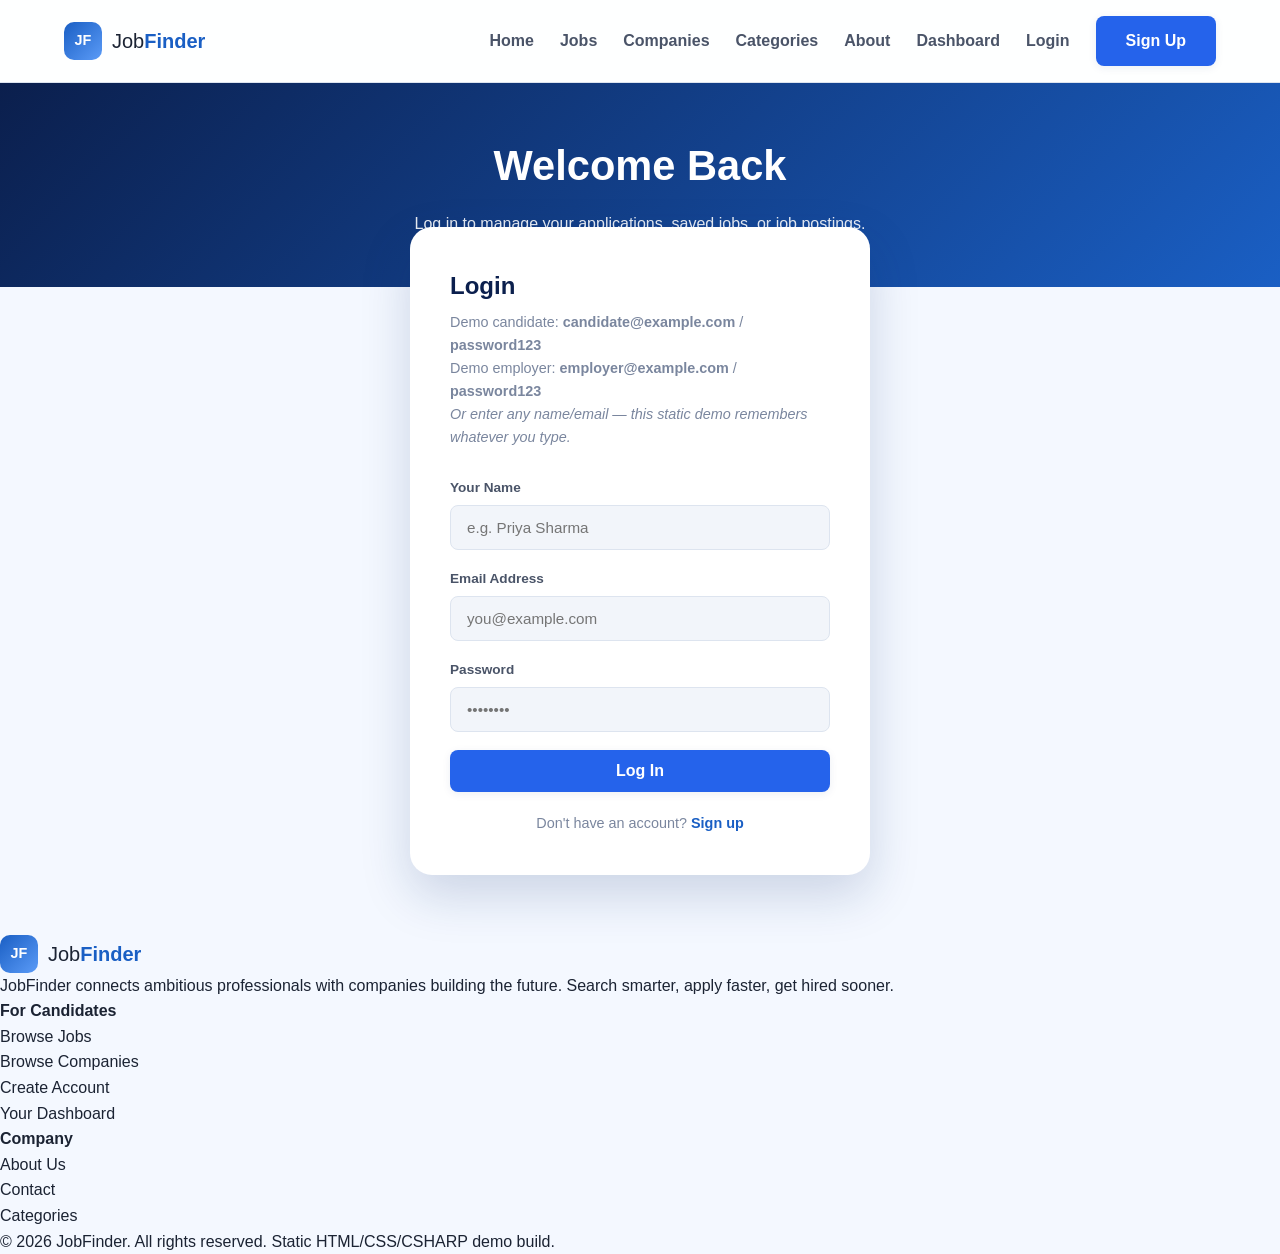
<file: html/login.html>
<!DOCTYPE html>
<html lang="en">
<head>
    <meta charset="utf-8" />
    <meta name="viewport" content="width=device-width, initial-scale=1.0" />
    <title>Login | JobFinder</title>
    <meta name="description" content="JobFinder is a modern job search portal to discover and apply to your next great opportunity." />
    <link rel="stylesheet" href="../css/style.css" />
</head>
<body>
<header class="site-header">
    <nav class="navbar">
        <a class="brand" href="index.html">
            <span class="brand-mark">JF</span>
            <span class="brand-text">Job<strong>Finder</strong></span>
        </a>

        <input type="checkbox" id="nav-toggle" class="nav-toggle" />
        <label for="nav-toggle" class="nav-burger" aria-label="Toggle menu">
            <span></span><span></span><span></span>
        </label>

        <ul class="nav-links">
            <li><a href="index.html">Home</a></li>
            <li><a href="jobs.html">Jobs</a></li>
            <li><a href="companies.html">Companies</a></li>
            <li><a href="categories.html">Categories</a></li>
            <li><a href="about.html">About</a></li>
           
            <li><a href="dashboard.html">Dashboard</a></li>

            <!-- Shown when no one is logged in (default until auth.js runs) -->
            <li id="navGuestLink"><a href="login.html">Login</a></li>
            <li class="nav-cta" id="navGuestCta"><a href="register.html" class="btn btn-primary">Sign Up</a></li>

            <!-- Shown after login/register (auth.js toggles visibility) -->
            <li id="navUserLink" style="display:none;"><a href="dashboard.html">👤 <span data-user-first-name>Account</span></a></li>
            <li class="nav-cta" id="navUserCta" style="display:none;"><a href="#" class="btn btn-outline js-logout">Logout</a></li>
        </ul>
    </nav>
</header>

    <main>
<section class="page-hero small-hero">
    <div class="container">
        <h1>Welcome Back</h1>
        <p>Log in to manage your applications, saved jobs, or job postings.</p>
    </div>
</section>

<div class="form-shell">
    <h2>Login</h2>
    <p class="sub">
        Demo candidate: <strong>candidate@example.com</strong> / <strong>password123</strong><br />
        Demo employer: <strong>employer@example.com</strong> / <strong>password123</strong><br />
        <em>Or enter any name/email — this static demo remembers whatever you type.</em>
    </p>

    <div id="loginError" class="form-error" style="display:none;">Please enter both an email and a password.</div>

    <form id="loginForm">
        <div class="form-group">
            <label for="fullName">Your Name</label>
            <input type="text" id="fullName" placeholder="e.g. Priya Sharma" />
        </div>
        <div class="form-group">
            <label for="email">Email Address</label>
            <input type="email" id="email" placeholder="you@example.com" required />
        </div>
        <div class="form-group">
            <label for="password">Password</label>
            <input type="password" id="password" placeholder="••••••••" required />
        </div>
        <button type="submit" class="btn btn-primary btn-block">Log In</button>
    </form>

    <p class="form-foot">Don't have an account? <a href="register.html">Sign up</a></p>
</div>

<script>
    document.getElementById("loginForm").addEventListener("submit", function (e) {
        e.preventDefault();

        var email = document.getElementById("email").value.trim();
        var password = document.getElementById("password").value;
        var typedName = document.getElementById("fullName").value.trim();

        if (!email || !password) {
            document.getElementById("loginError").style.display = "block";
            return;
        }

        // Recognize the two demo accounts by email; otherwise use whatever
        // name the person typed (or derive one from their email).
        var name = typedName;
        var role = "Candidate";
        var company = "";

        if (email.toLowerCase() === "employer@example.com") {
            role = "Employer";
            company = "NimbusTech";
            if (!name) name = "Demo Employer";
        } else if (email.toLowerCase() === "candidate@example.com") {
            if (!name) name = "Demo Candidate";
        } else if (!name) {
            name = email.split("@")[0]
                .replace(/[._]/g, " ")
                .replace(/\b\w/g, function (c) { return c.toUpperCase(); });
        }

        JobFinderAuth.setUser({ name: name, email: email, role: role, company: company });
        window.location.href = "dashboard.html";
    });
</script>
    </main>
<footer class="site-footer">
    <div class="footer-container">
        <div class="footer-col footer-brand">
            <div class="brand">
                <span class="brand-mark">JF</span>
                <span class="brand-text">Job<strong>Finder</strong></span>
            </div>
            <p>JobFinder connects ambitious professionals with companies building the future. Search smarter, apply faster, get hired sooner.</p>
        </div>

        <div class="footer-col">
            <h4>For Candidates</h4>
            <ul>
                <li><a href="jobs.html">Browse Jobs</a></li>
                <li><a href="companies.html">Browse Companies</a></li>
                <li><a href="register.html">Create Account</a></li>
                <li><a href="dashboard.html">Your Dashboard</a></li>
            </ul>
        </div>

        <div class="footer-col">
            <h4>Company</h4>
            <ul>
                <li><a href="about.html">About Us</a></li>
                <li><a href="contact.html">Contact</a></li>
                <li><a href="categories.html">Categories</a></li>
            </ul>
        </div>

        
    </div>

    <div class="footer-bottom">
        <p>&copy; 2026 JobFinder. All rights reserved. Static HTML/CSS/CSHARP demo build.</p>
    </div>
</footer>

    <script src="../js/auth.js"></script>
    
    <script>
        document.addEventListener("DOMContentLoaded", function () {

            document.getElementById("loginForm").addEventListener("submit", function (e) {

                e.preventDefault();

                const email = document.getElementById("email").value.trim();
                const password = document.getElementById("password").value;
                const typedName = document.getElementById("fullName").value.trim();

                if (!email || !password) {
                    document.getElementById("loginError").style.display = "block";
                    return;
                }

                let name = typedName;
                let role = "Candidate";
                let company = "";

                if (email.toLowerCase() === "employer@example.com") {
                    role = "Employer";
                    company = "NimbusTech";
                    if (!name) name = "Demo Employer";
                } else if (email.toLowerCase() === "candidate@example.com") {
                    if (!name) name = "Demo Candidate";
                } else if (!name) {
                    name = email.split("@")[0]
                        .replace(/[._]/g, " ")
                        .replace(/\b\w/g, c => c.toUpperCase());
                }

                JobFinderAuth.setUser({
                    name: name,
                    email: email,
                    role: role,
                    company: company
                });

                window.location.href = "dashboard.html";

            });

        });
    </script>
</body>
</html>
</file>
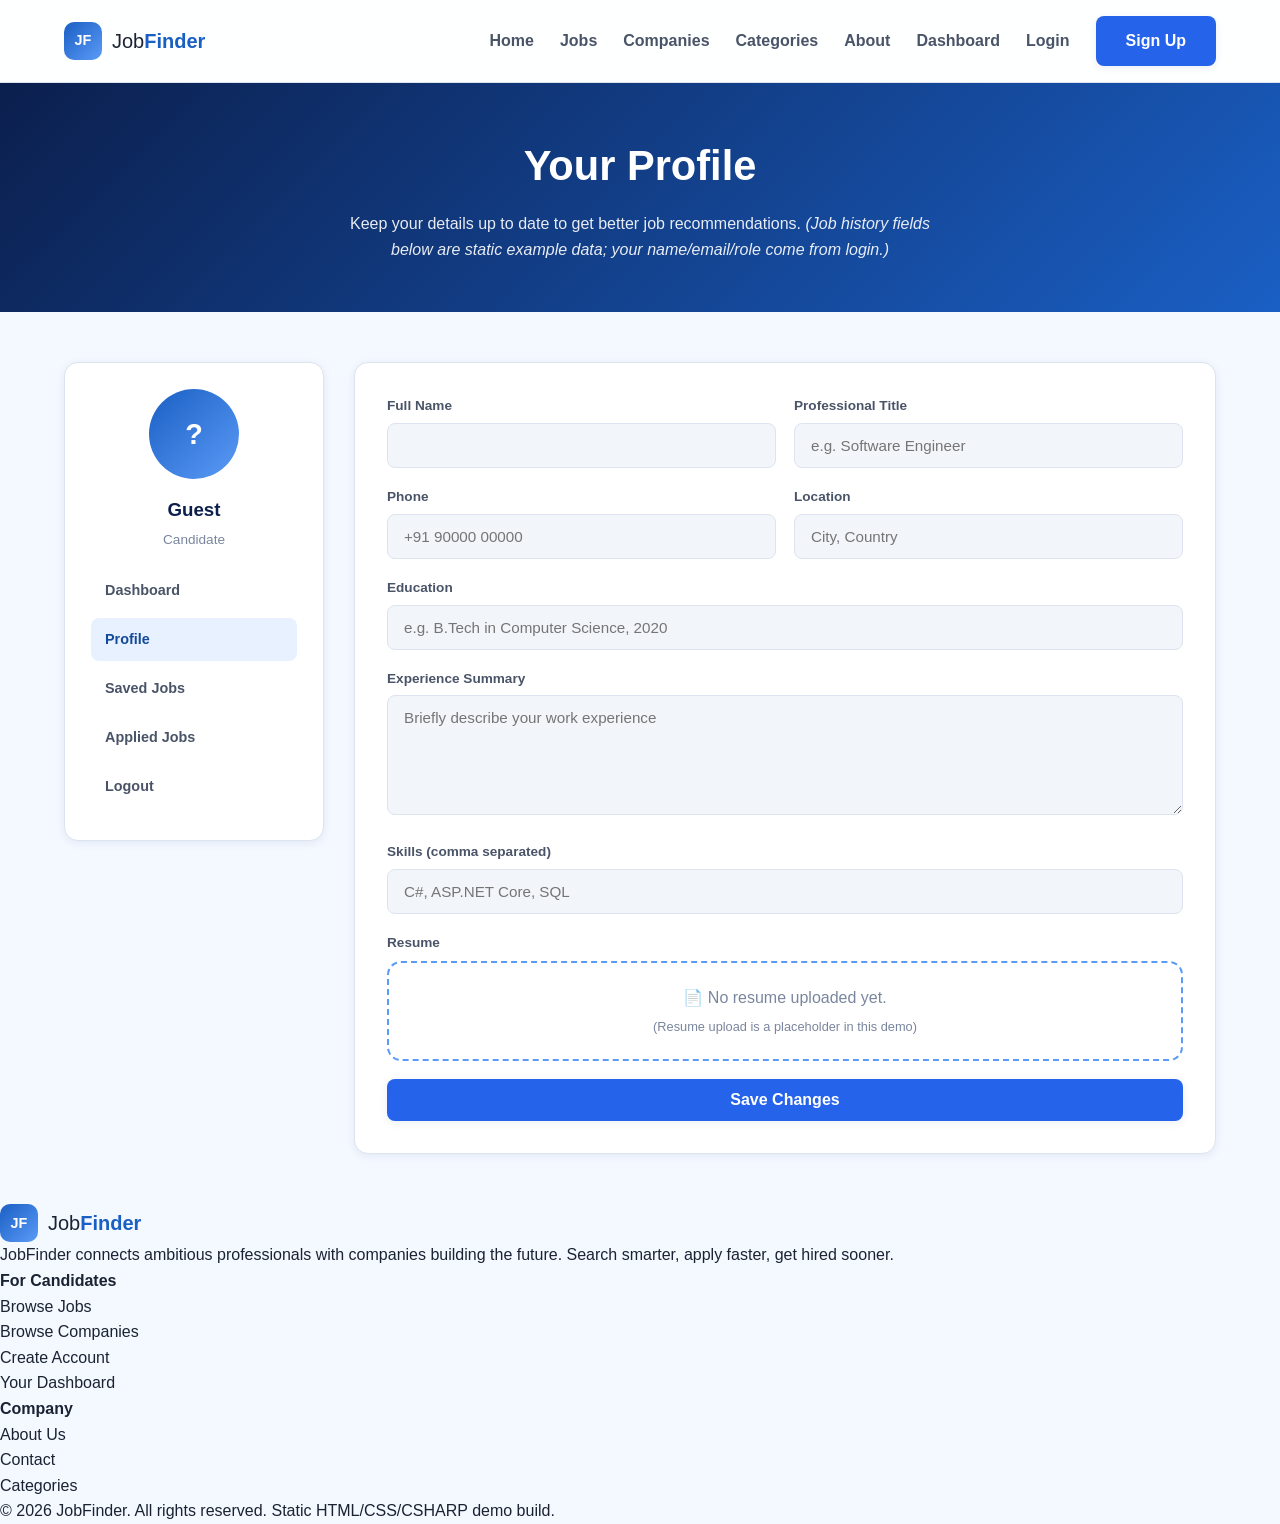
<file: html/profile.html>
<!DOCTYPE html>
<html lang="en">
<head>
    <meta charset="utf-8" />
    <meta name="viewport" content="width=device-width, initial-scale=1.0" />
    <title>Profile | JobFinder</title>
    <meta name="description" content="JobFinder is a modern job search portal to discover and apply to your next great opportunity." />
    <link rel="stylesheet" href="../css/style.css" />
</head>
<body data-require-auth="true">
<header class="site-header">
    <nav class="navbar">
        <a class="brand" href="index.html">
            <span class="brand-mark">JF</span>
            <span class="brand-text">Job<strong>Finder</strong></span>
        </a>

        <input type="checkbox" id="nav-toggle" class="nav-toggle" />
        <label for="nav-toggle" class="nav-burger" aria-label="Toggle menu">
            <span></span><span></span><span></span>
        </label>

        <ul class="nav-links">
            <li><a href="index.html">Home</a></li>
            <li><a href="jobs.html">Jobs</a></li>
            <li><a href="companies.html">Companies</a></li>
            <li><a href="categories.html">Categories</a></li>
            <li><a href="about.html">About</a></li>
           
            <li><a href="dashboard.html">Dashboard</a></li>

            <!-- Shown when no one is logged in (default until auth.js runs) -->
            <li id="navGuestLink"><a href="login.html">Login</a></li>
            <li class="nav-cta" id="navGuestCta"><a href="register.html" class="btn btn-primary">Sign Up</a></li>

            <!-- Shown after login/register (auth.js toggles visibility) -->
            <li id="navUserLink" style="display:none;"><a href="dashboard.html">👤 <span data-user-first-name>Account</span></a></li>
            <li class="nav-cta" id="navUserCta" style="display:none;"><a href="#" class="btn btn-outline js-logout">Logout</a></li>
        </ul>
    </nav>
</header>

    <main>
<section class="page-hero small-hero">
    <div class="container">
        <h1>Your Profile</h1>
        <p>Keep your details up to date to get better job recommendations. <em>(Job history fields below are static example data; your name/email/role come from login.)</em></p>
    </div>
</section>

<div class="dashboard-layout">
    <aside class="dashboard-side">
        <div class="profile-avatar"><span data-user-initials>?</span></div>
        <h3><span data-user-name>Guest</span></h3>
        <p class="role"><span data-user-role>Candidate</span></p>
        <ul>
            <li><a href="dashboard.html">Dashboard</a></li>
            <li><a class="active" href="profile.html">Profile</a></li>
            <li><a href="saved-jobs.html">Saved Jobs</a></li>
            <li><a href="applied-jobs.html">Applied Jobs</a></li>
            <li><a href="#" class="js-logout">Logout</a></li>
        </ul>
    </aside>

    <div class="profile-card">
        <div id="profileSavedMsg" class="alert alert-success" style="display:none;">Your profile has been updated successfully (saved locally in this browser).</div>

        <form id="profileForm">
            <div class="two-col-form">
                <div class="form-group">
                    <label for="fullName">Full Name</label>
                    <input type="text" id="fullName" name="fullName" />
                </div>
                <div class="form-group">
                    <label for="profileTitle">Professional Title</label>
                    <input type="text" id="profileTitle" name="profileTitle" placeholder="e.g. Software Engineer" />
                </div>
            </div>

            <div class="two-col-form">
                <div class="form-group">
                    <label for="phone">Phone</label>
                    <input type="text" id="phone" name="phone" placeholder="+91 90000 00000" />
                </div>
                <div class="form-group">
                    <label for="location">Location</label>
                    <input type="text" id="location" name="location" placeholder="City, Country" />
                </div>
            </div>

            <div class="form-group">
                <label for="education">Education</label>
                <input type="text" id="education" name="education" placeholder="e.g. B.Tech in Computer Science, 2020" />
            </div>

            <div class="form-group">
                <label for="experience">Experience Summary</label>
                <textarea id="experience" name="experience" placeholder="Briefly describe your work experience"></textarea>
            </div>

            <div class="form-group">
                <label for="skills">Skills (comma separated)</label>
                <input type="text" id="skills" name="skills" placeholder="C#, ASP.NET Core, SQL" />
            </div>

            <div class="form-group">
                <label>Resume</label>
                <div class="resume-box">
                    <p>📄 No resume uploaded yet.</p>
                    <p class="muted" style="font-size:0.8rem; margin-top:6px;">(Resume upload is a placeholder in this demo)</p>
                </div>
            </div>

            <button type="submit" class="btn btn-primary btn-block">Save Changes</button>
        </form>
    </div>
</div>

<script>
    // Pre-fill the name field from the logged-in user (set at login/register)
    document.addEventListener("DOMContentLoaded", function () {
        var user = JobFinderAuth.getUser();
        if (user) {
            document.getElementById("fullName").value = user.name;
        }
    });

    document.getElementById("profileForm").addEventListener("submit", function (e) {
        e.preventDefault();
        var user = JobFinderAuth.getUser() || {};
        user.name = document.getElementById("fullName").value.trim() || user.name;
        JobFinderAuth.setUser(user);

        document.getElementById("profileSavedMsg").style.display = "block";
        // Refresh the sidebar name/initials immediately without a full reload
        document.querySelectorAll("[data-user-name]").forEach(function (el) { el.textContent = user.name; });
        document.querySelectorAll("[data-user-first-name]").forEach(function (el) { el.textContent = user.name.split(" ")[0]; });
        document.querySelectorAll("[data-user-initials]").forEach(function (el) { el.textContent = JobFinderAuth.initials(user.name); });
    });
</script>
    </main>
<footer class="site-footer">
    <div class="footer-container">
        <div class="footer-col footer-brand">
            <div class="brand">
                <span class="brand-mark">JF</span>
                <span class="brand-text">Job<strong>Finder</strong></span>
            </div>
            <p>JobFinder connects ambitious professionals with companies building the future. Search smarter, apply faster, get hired sooner.</p>
        </div>

        <div class="footer-col">
            <h4>For Candidates</h4>
            <ul>
                <li><a href="jobs.html">Browse Jobs</a></li>
                <li><a href="companies.html">Browse Companies</a></li>
                <li><a href="register.html">Create Account</a></li>
                <li><a href="dashboard.html">Your Dashboard</a></li>
            </ul>
        </div>

        <div class="footer-col">
            <h4>Company</h4>
            <ul>
                <li><a href="about.html">About Us</a></li>
                <li><a href="contact.html">Contact</a></li>
                <li><a href="categories.html">Categories</a></li>
            </ul>
        </div>

        
    </div>

    <div class="footer-bottom">
        <p>&copy; 2026 JobFinder. All rights reserved. Static HTML/CSS/CSHARP demo build.</p>
    </div>
</footer>

    <script src="../js/auth.js"></script>
</body>
</html>
</file>
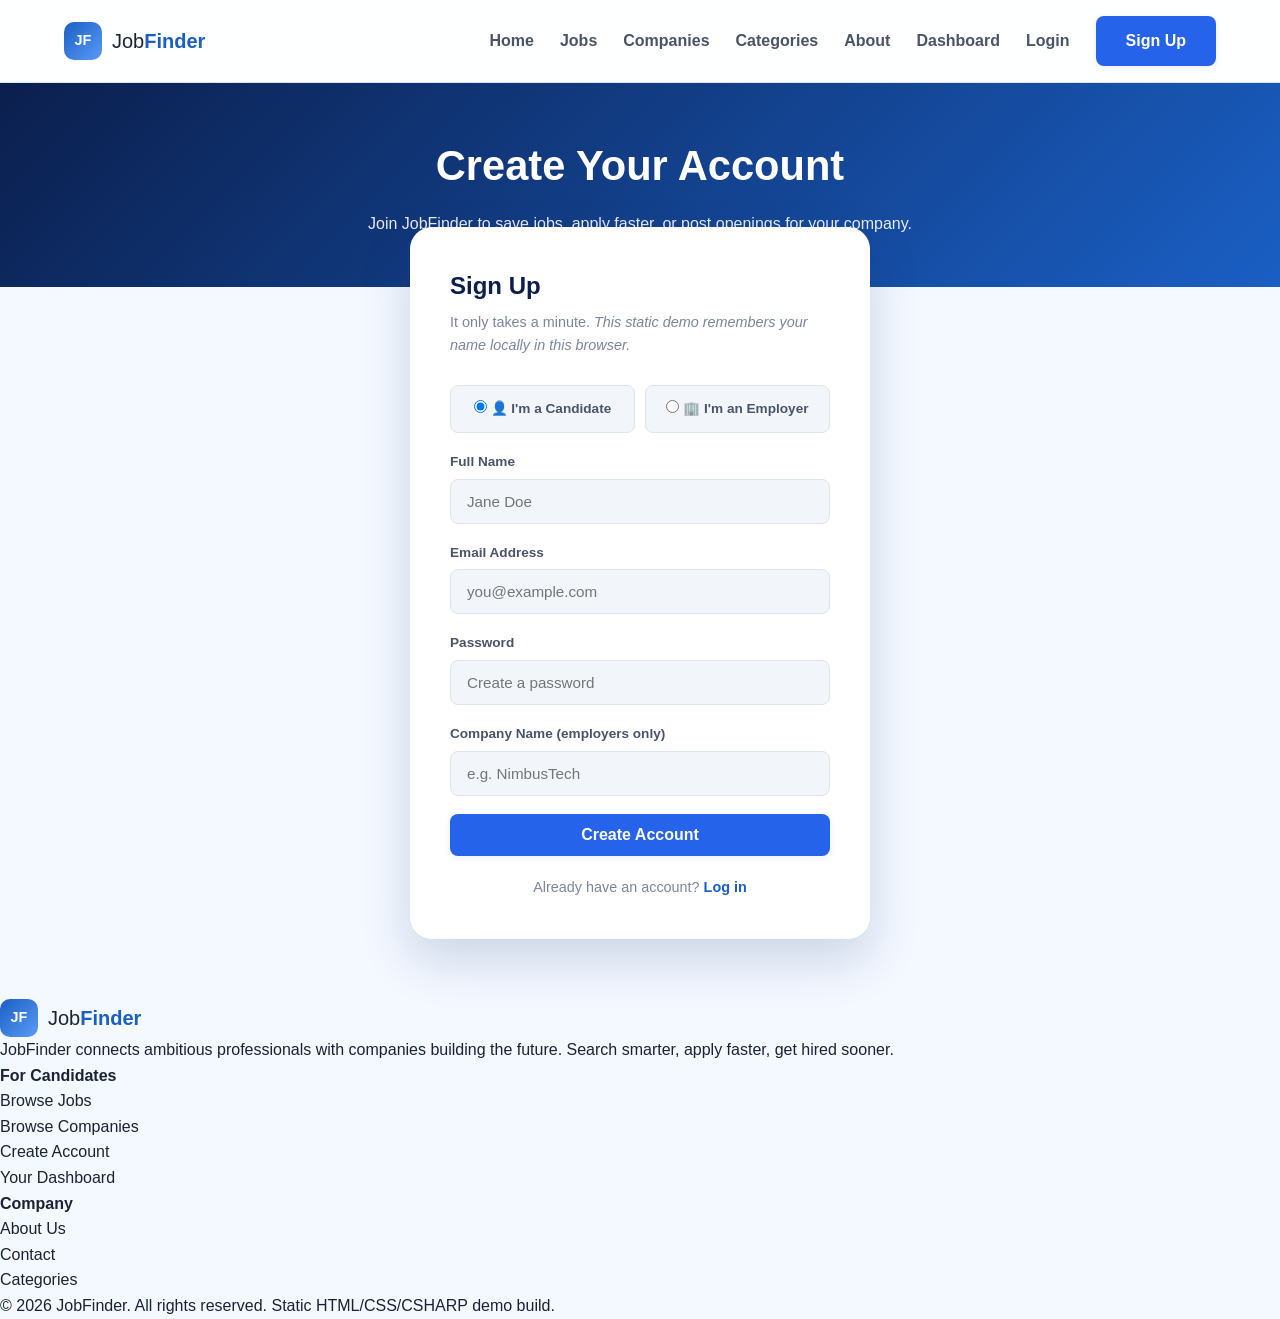
<file: html/register.html>
<!DOCTYPE html>
<html lang="en">
<head>
    <meta charset="utf-8" />
    <meta name="viewport" content="width=device-width, initial-scale=1.0" />
    <title>Register | JobFinder</title>
    <meta name="description" content="JobFinder is a modern job search portal to discover and apply to your next great opportunity." />
    <link rel="stylesheet" href="../css/style.css" />
</head>
<body>
<header class="site-header">
    <nav class="navbar">
        <a class="brand" href="index.html">
            <span class="brand-mark">JF</span>
            <span class="brand-text">Job<strong>Finder</strong></span>
        </a>

        <input type="checkbox" id="nav-toggle" class="nav-toggle" />
        <label for="nav-toggle" class="nav-burger" aria-label="Toggle menu">
            <span></span><span></span><span></span>
        </label>

        <ul class="nav-links">
            <li><a href="index.html">Home</a></li>
            <li><a href="jobs.html">Jobs</a></li>
            <li><a href="companies.html">Companies</a></li>
            <li><a href="categories.html">Categories</a></li>
            <li><a href="about.html">About</a></li>
          
            <li><a href="dashboard.html">Dashboard</a></li>

            <!-- Shown when no one is logged in (default until auth.js runs) -->
            <li id="navGuestLink"><a href="login.html">Login</a></li>
            <li class="nav-cta" id="navGuestCta"><a href="register.html" class="btn btn-primary">Sign Up</a></li>

            <!-- Shown after login/register (auth.js toggles visibility) -->
            <li id="navUserLink" style="display:none;"><a href="dashboard.html">👤 <span data-user-first-name>Account</span></a></li>
            <li class="nav-cta" id="navUserCta" style="display:none;"><a href="#" class="btn btn-outline js-logout">Logout</a></li>
        </ul>
    </nav>
</header>

    <main>
<section class="page-hero small-hero">
    <div class="container">
        <h1>Create Your Account</h1>
        <p>Join JobFinder to save jobs, apply faster, or post openings for your company.</p>
    </div>
</section>

<div class="form-shell">
    <h2>Sign Up</h2>
    <p class="sub">It only takes a minute. <em>This static demo remembers your name locally in this browser.</em></p>

    <div id="registerError" class="form-error" style="display:none;">Please fill in your name, email, and password.</div>

    <form id="registerForm">
        <div class="role-toggle">
            <label><input type="radio" name="role" value="Candidate" checked /> <span>👤 I'm a Candidate</span></label>
            <label><input type="radio" name="role" value="Employer" /> <span>🏢 I'm an Employer</span></label>
        </div>

        <div class="form-group">
            <label for="fullName">Full Name</label>
            <input type="text" id="fullName" placeholder="Jane Doe" required />
        </div>
        <div class="form-group">
            <label for="email">Email Address</label>
            <input type="email" id="email" placeholder="you@example.com" required />
        </div>
        <div class="form-group">
            <label for="password">Password</label>
            <input type="password" id="password" placeholder="Create a password" required />
        </div>
        <div class="form-group">
            <label for="companyName">Company Name (employers only)</label>
            <input type="text" id="companyName" placeholder="e.g. NimbusTech" />
        </div>

        <button type="submit" class="btn btn-primary btn-block">Create Account</button>
    </form>

    <p class="form-foot">Already have an account? <a href="login.html">Log in</a></p>
</div>

<script>
    <script src="../js/auth.js"></script>
    
    <script>
        document.getElementById("registerForm").addEventListener("submit", function(e){

            e.preventDefault();

        const fullName = document.getElementById("fullName").value.trim();
        const email = document.getElementById("email").value.trim();
        const password = document.getElementById("password").value;
        const company = document.getElementById("companyName").value.trim();
        const role = document.querySelector('input[name="role"]:checked').value;

        if(!fullName || !email || !password){
            document.getElementById("registerError").style.display = "block";
        return;
        }

        JobFinderAuth.setUser({
            name: fullName,
        email: email,
        role: role,
        company: company
        });

        window.location.href="dashboard.html";
    
    });
    </script>
</script>
    </main>
<footer class="site-footer">
    <div class="footer-container">
        <div class="footer-col footer-brand">
            <div class="brand">
                <span class="brand-mark">JF</span>
                <span class="brand-text">Job<strong>Finder</strong></span>
            </div>
            <p>JobFinder connects ambitious professionals with companies building the future. Search smarter, apply faster, get hired sooner.</p>
        </div>

        <div class="footer-col">
            <h4>For Candidates</h4>
            <ul>
                <li><a href="jobs.html">Browse Jobs</a></li>
                <li><a href="companies.html">Browse Companies</a></li>
                <li><a href="register.html">Create Account</a></li>
                <li><a href="dashboard.html">Your Dashboard</a></li>
            </ul>
        </div>

        <div class="footer-col">
            <h4>Company</h4>
            <ul>
                <li><a href="about.html">About Us</a></li>
                <li><a href="contact.html">Contact</a></li>
                <li><a href="categories.html">Categories</a></li>
            </ul>
        </div>

        
    </div>

    <div class="footer-bottom">
        <p>&copy; 2026 JobFinder. All rights reserved. Static HTML/CSS/CSHARP demo build.</p>
    </div>
</footer>
<script src="../js/auth.js"></script>

<script>
        document.addEventListener("DOMContentLoaded", function () {

            document.getElementById("registerForm").addEventListener("submit", function (e) {

                e.preventDefault();

                const fullName = document.getElementById("fullName").value.trim();
                const email = document.getElementById("email").value.trim();
                const password = document.getElementById("password").value;
                const company = document.getElementById("companyName").value.trim();
                const role = document.querySelector('input[name="role"]:checked').value;

                if (!fullName || !email || !password) {
                    document.getElementById("registerError").style.display = "block";
                    return;
                }

                JobFinderAuth.setUser({
                    name: fullName,
                    email: email,
                    role: role,
                    company: company
                });

                window.location.href = "dashboard.html";

            });

});
</script>

</body>
</html>
</file>
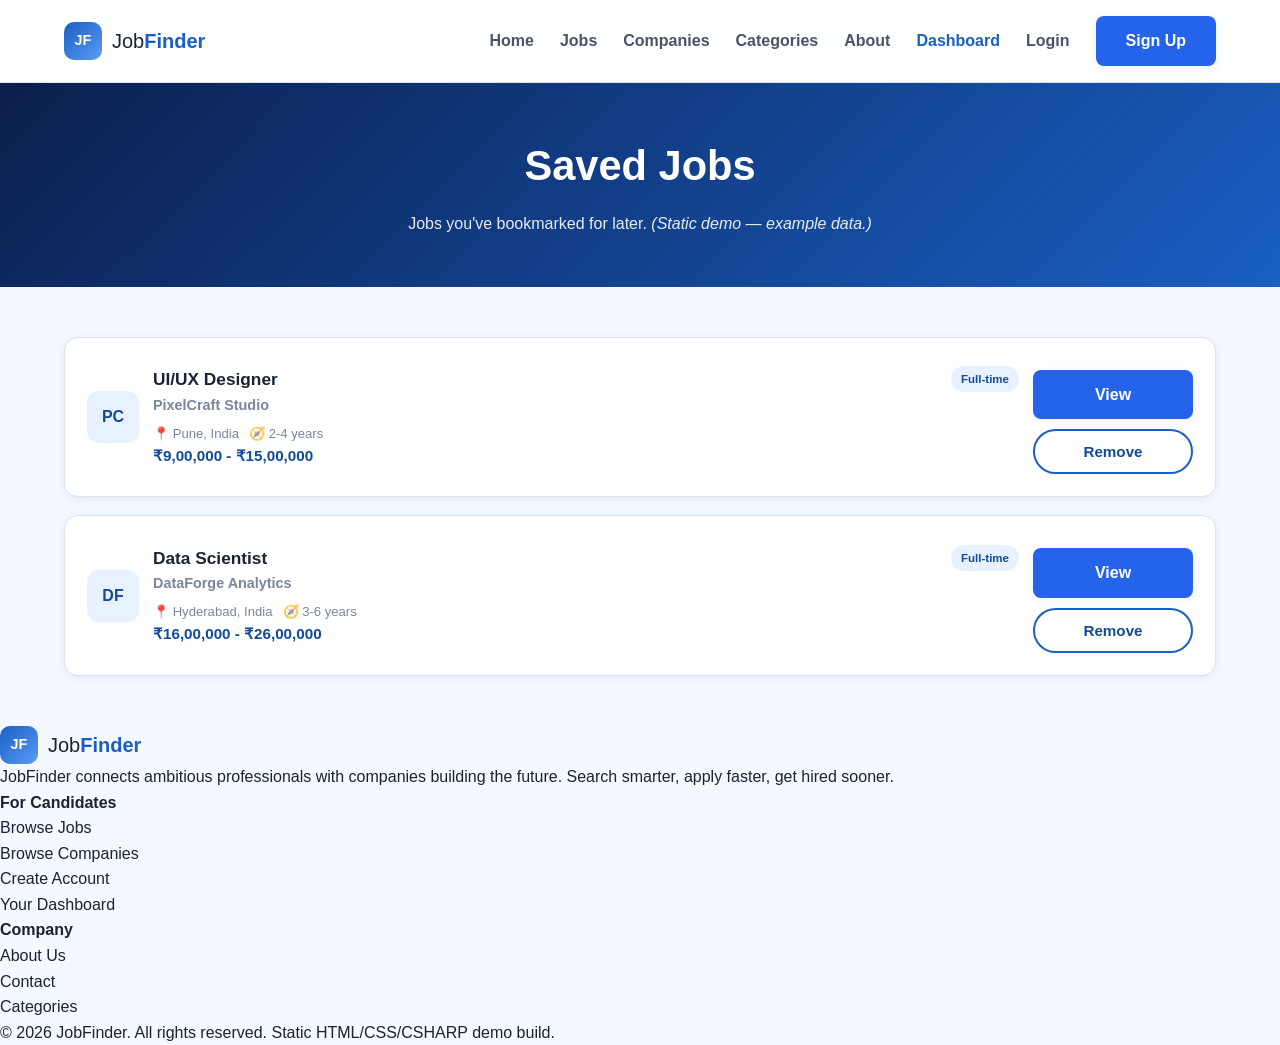
<file: html/saved-jobs.html>
<!DOCTYPE html>
<html lang="en">
<head>
    <meta charset="utf-8" />
    <meta name="viewport" content="width=device-width, initial-scale=1.0" />
    <title>Saved Jobs | JobFinder</title>
    <meta name="description" content="JobFinder is a modern job search portal to discover and apply to your next great opportunity." />
    <link rel="stylesheet" href="../css/style.css" />
</head>
<body>
<header class="site-header">
    <nav class="navbar">
        <a class="brand" href="index.html">
            <span class="brand-mark">JF</span>
            <span class="brand-text">Job<strong>Finder</strong></span>
        </a>

        <input type="checkbox" id="nav-toggle" class="nav-toggle" />
        <label for="nav-toggle" class="nav-burger" aria-label="Toggle menu">
            <span></span><span></span><span></span>
        </label>

        <ul class="nav-links">
            <li><a href="index.html">Home</a></li>
            <li><a href="jobs.html">Jobs</a></li>
            <li><a href="companies.html">Companies</a></li>
            <li><a href="categories.html">Categories</a></li>
            <li><a href="about.html">About</a></li>
            
            <li><a href="dashboard.html" style="color:var(--blue-600);">Dashboard</a></li>

            <!-- Shown when no one is logged in (default until auth.js runs) -->
            <li id="navGuestLink"><a href="login.html">Login</a></li>
            <li class="nav-cta" id="navGuestCta"><a href="register.html" class="btn btn-primary">Sign Up</a></li>

            <!-- Shown after login/register (auth.js toggles visibility) -->
            <li id="navUserLink" style="display:none;"><a href="dashboard.html">👤 <span data-user-first-name>Account</span></a></li>
            <li class="nav-cta" id="navUserCta" style="display:none;"><a href="#" class="btn btn-outline js-logout">Logout</a></li>
        </ul>
    </nav>
</header>

    <main>
<section class="page-hero small-hero">
    <div class="container">
        <h1>Saved Jobs</h1>
        <p>Jobs you've bookmarked for later. <em>(Static demo — example data.)</em></p>
    </div>
</section>

<div class="container" style="padding:50px 24px;">
    <div class="jobs-list">
        <div class="card job-card">
            <div class="job-logo">PC</div>
            <div class="job-card-main">
                <div class="job-card-top">
                    <div>
                        <h3><a href="job-details.html?id=7">UI/UX Designer</a></h3>
                        <p class="job-company">PixelCraft Studio</p>
                    </div>
                    <span class="job-type-badge">Full-time</span>
                </div>
                <div class="job-meta">
                    <span>📍 Pune, India</span>
                    <span>🧭 2-4 years</span>
                </div>
                <p class="job-salary">₹9,00,000 - ₹15,00,000</p>
            </div>
            <div class="job-card-actions">
                <a href="job-details.html?id=7" class="btn btn-primary">View</a>
                <button type="button" class="btn btn-outline remove-btn">
                    Remove
                </button>
            </div>
        </div><div class="card job-card">
            <div class="job-logo">DF</div>
            <div class="job-card-main">
                <div class="job-card-top">
                    <div>
                        <h3><a href="job-details.html?id=15">Data Scientist</a></h3>
                        <p class="job-company">DataForge Analytics</p>
                    </div>
                    <span class="job-type-badge">Full-time</span>
                </div>
                <div class="job-meta">
                    <span>📍 Hyderabad, India</span>
                    <span>🧭 3-6 years</span>
                </div>
                <p class="job-salary">₹16,00,000 - ₹26,00,000</p>
            </div>
            <div class="job-card-actions">
                <a href="job-details.html?id=15" class="btn btn-primary">View</a>
                <button type="button" class="btn btn-outline remove-btn">
                    Remove
                </button>
            </div>
        </div>
    </div>
</div>
    </main>
<footer class="site-footer">
    <div class="footer-container">
        <div class="footer-col footer-brand">
            <div class="brand">
                <span class="brand-mark">JF</span>
                <span class="brand-text">Job<strong>Finder</strong></span>
            </div>
            <p>JobFinder connects ambitious professionals with companies building the future. Search smarter, apply faster, get hired sooner.</p>
        </div>

        <div class="footer-col">
            <h4>For Candidates</h4>
            <ul>
                <li><a href="jobs.html">Browse Jobs</a></li>
                <li><a href="companies.html">Browse Companies</a></li>
                <li><a href="register.html">Create Account</a></li>
                <li><a href="dashboard.html">Your Dashboard</a></li>
            </ul>
        </div>

        <div class="footer-col">
            <h4>Company</h4>
            <ul>
                <li><a href="about.html">About Us</a></li>
                <li><a href="contact.html">Contact</a></li>
                <li><a href="categories.html">Categories</a></li>
            </ul>
        </div>

    </div>

    <div class="footer-bottom">
        <p>&copy; 2026 JobFinder. All rights reserved. Static HTML/CSS/CSHARP demo build.</p>
    </div>
</footer>

    <script src="../js/auth.js"></script>
    <script>
        document.querySelectorAll(".remove-btn").forEach(button => {

            button.addEventListener("click", function () {

                const card = this.closest(".job-card");

                card.remove();

            });

        });
    </script>
    
    <script src="../js/auth.js"></script>
    <script src="../js/savejob.js"></script>
    <script src="../js/ats.js"></script>
    </body>
</body>
</html>
</file>
<file: css/style.css>
/* =========================================================
   JobFinder — Custom CSS (static site version)
   No frameworks, no JS. Theme: Professional Blue & White
   ========================================================= */

:root{
  --blue-900:#0b1f4d;
  --blue-800:#10306e;
  --blue-700:#134a99;
  --blue-600:#1a5fc4;
  --blue-500:#2f7ff0;
  --blue-400:#5b9bf7;
  --blue-100:#e8f1ff;
  --blue-50:#f4f8ff;
  --white:#ffffff;
  --gray-900:#1b2333;
  --gray-700:#4a5468;
  --gray-500:#7a869e;
  --gray-300:#dde4ef;
  --gray-100:#f2f5fa;
  --success:#1cae7d;
  --danger:#c23b3b;
  --radius-sm:8px;
  --radius-md:14px;
  --radius-lg:22px;
  --shadow-sm:0 2px 8px rgba(16,48,110,0.08);
  --shadow-md:0 10px 30px rgba(16,48,110,0.12);
  --shadow-lg:0 20px 50px rgba(16,48,110,0.18);
  --transition:all 0.25s ease;
}

*{ box-sizing:border-box; margin:0; padding:0; }
html{ scroll-behavior:smooth; }

body{
  font-family: -apple-system, BlinkMacSystemFont, "Segoe UI", Roboto, Helvetica, Arial, sans-serif;
  color: var(--gray-900);
  background: var(--blue-50);
  line-height:1.6;
  -webkit-font-smoothing:antialiased;
}

img{ max-width:100%; display:block; }
a{ text-decoration:none; color:inherit; }
ul{ list-style:none; }
button{ font-family:inherit; cursor:pointer; }
input, textarea, select{ font-family:inherit; }

.container{
  width:100%;
  max-width:1200px;
  margin:0 auto;
  padding:0 24px;
}

/* Buttons */
.btn{
  display:inline-flex; align-items:center; justify-content:center; gap:8px;
  padding:12px 26px; border-radius:999px; font-weight:600; font-size:0.95rem;
  border:2px solid transparent; transition:var(--transition); white-space:nowrap;
}
.btn-primary{ background: linear-gradient(135deg, var(--blue-600), var(--blue-500)); color:var(--white); box-shadow: var(--shadow-sm); }
.btn-primary:hover{ transform: translateY(-2px); box-shadow: var(--shadow-md); }
.btn-outline{ background: transparent; color: var(--blue-700); border-color: var(--blue-600); }
.btn-outline:hover{ background: var(--blue-600); color: var(--white); }
.btn-white{ background: var(--white); color: var(--blue-700); }
.btn-white:hover{ transform: translateY(-2px); box-shadow: var(--shadow-md); }
.btn-block{ width:100%; }
.btn-sm{ padding:8px 18px; font-size:0.85rem; }
.btn[disabled]{ opacity:0.6; cursor:not-allowed; }

/* Header / Navbar */
.site-header{
  position:sticky; top:0; z-index:100;
  background: rgba(255,255,255,0.9);
  backdrop-filter: blur(12px); -webkit-backdrop-filter: blur(12px);
  border-bottom:1px solid var(--gray-300);
}
.navbar{ max-width:1200px; margin:0 auto; display:flex; align-items:center; justify-content:space-between; padding:16px 24px; position:relative; }
.brand{ display:flex; align-items:center; gap:10px; font-size:1.25rem; }
.brand-mark{
  width:38px; height:38px; border-radius:10px;
  background: linear-gradient(135deg, var(--blue-600), var(--blue-400)); color:#fff;
  display:flex; align-items:center; justify-content:center; font-weight:800; font-size:0.9rem;
}
.brand-text strong{ color: var(--blue-600); }
.nav-links{ display:flex; align-items:center; gap:26px; }
.nav-links a{ font-weight:600; color: var(--gray-700); transition:var(--transition); }
.nav-links a:hover{ color: var(--blue-600); }
.nav-cta a{ color:#fff; }
.nav-toggle{ display:none; }
.nav-burger{ display:none; flex-direction:column; gap:5px; cursor:pointer; }
.nav-burger span{ width:26px; height:3px; background:var(--blue-700); border-radius:2px; }

/* Hero */
.hero{
  position:relative; padding:90px 24px 120px;
  background: linear-gradient(135deg, var(--blue-900) 0%, var(--blue-700) 50%, var(--blue-500) 100%);
  color:#fff; overflow:hidden;
}
.hero::before{
  content:""; position:absolute; inset:0;
  background: radial-gradient(circle at 80% 20%, rgba(255,255,255,0.15), transparent 45%),
              radial-gradient(circle at 10% 80%, rgba(255,255,255,0.1), transparent 40%);
}
.hero-content{ position:relative; max-width:760px; margin:0 auto; text-align:center; }
.hero-content h1{ font-size:clamp(2rem, 5vw, 3.2rem); font-weight:800; line-height:1.15; margin-bottom:18px; }
.hero-content h1 span{ background: linear-gradient(135deg, #ffe08a, #ffffff); -webkit-background-clip:text; background-clip:text; color:transparent; }
.hero-content p{ font-size:1.1rem; opacity:0.92; margin-bottom:36px; }

.search-card{
  position:relative; background: rgba(255,255,255,0.14);
  backdrop-filter: blur(16px); -webkit-backdrop-filter: blur(16px);
  border:1px solid rgba(255,255,255,0.35); border-radius: var(--radius-lg);
  padding:20px; box-shadow: var(--shadow-lg); max-width:820px; margin:0 auto;
}
.search-form{ display:flex; gap:12px; flex-wrap:wrap; }
.search-field{ flex:1 1 220px; display:flex; align-items:center; gap:10px; background:#fff; border-radius: var(--radius-md); padding:12px 16px; }
.search-field input, .search-field select{ border:none; outline:none; width:100%; font-size:0.95rem; color:var(--gray-900); background:transparent; }
.search-form .btn{ flex:0 0 auto; padding:14px 30px; }

.hero-stats{ display:flex; justify-content:center; gap:50px; margin-top:46px; flex-wrap:wrap; }
.hero-stat h3{ font-size:2rem; font-weight:800; }
.hero-stat p{ opacity:0.85; font-size:0.9rem; }

.popular-tags{ margin-top:18px; display:flex; gap:10px; justify-content:center; flex-wrap:wrap; font-size:0.85rem; opacity:0.9; }
.popular-tags a{ border:1px solid rgba(255,255,255,0.5); padding:6px 14px; border-radius:999px; transition:var(--transition); }
.popular-tags a:hover{ background:rgba(255,255,255,0.2); }

/* Sections */
.section{ padding:80px 24px; }
.section-alt{ background: var(--white); }
.section-head{ text-align:center; max-width:640px; margin:0 auto 48px; }
.section-head .eyebrow{ color: var(--blue-600); font-weight:700; letter-spacing:1px; text-transform:uppercase; font-size:0.8rem; }
.section-head h2{ font-size:clamp(1.6rem, 3vw, 2.4rem); margin:10px 0 12px; font-weight:800; color: var(--blue-900); }
.section-head p{ color: var(--gray-500); }
.section-foot{ text-align:center; margin-top:40px; }

/* Grids & Cards */
.grid{ display:grid; gap:24px; }
.grid-3{ grid-template-columns:repeat(3,1fr); }
.grid-4{ grid-template-columns:repeat(4,1fr); }
.grid-2{ grid-template-columns:repeat(2,1fr); }

.card{ background:#fff; border-radius: var(--radius-md); border:1px solid var(--gray-300); box-shadow: var(--shadow-sm); transition:var(--transition); }
.card:hover{ transform: translateY(-6px); box-shadow: var(--shadow-md); border-color: var(--blue-400); }

.job-card{ padding:22px; display:flex; flex-direction:column; gap:14px; height:100%; }
.job-card-top{ display:flex; align-items:flex-start; justify-content:space-between; gap:10px; }
.job-logo{ width:52px; height:52px; border-radius:12px; background: var(--blue-100); color: var(--blue-700); display:flex; align-items:center; justify-content:center; font-weight:800; flex-shrink:0; }
.job-type-badge{ font-size:0.72rem; font-weight:700; padding:4px 10px; border-radius:999px; background: var(--blue-100); color: var(--blue-700); white-space:nowrap; }
.job-card h3{ font-size:1.08rem; color: var(--gray-900); }
.job-card h3 a:hover{ color: var(--blue-600); }
.job-card .job-company{ color: var(--gray-500); font-size:0.9rem; font-weight:600; }
.job-meta{ display:flex; flex-wrap:wrap; gap:10px; font-size:0.82rem; color: var(--gray-500); }
.job-meta span{ display:flex; align-items:center; gap:5px; }
.job-card .job-salary{ font-weight:700; color: var(--blue-700); font-size:0.95rem; }
.job-card-actions{ display:flex; gap:10px; margin-top:auto; padding-top:10px; }
.job-card-actions .btn{ flex:1; }
.save-btn{ width:44px; height:44px; border-radius:50%; border:2px solid var(--gray-300); background:#fff; display:flex; align-items:center; justify-content:center; font-size:1.1rem; transition:var(--transition); flex-shrink:0; }
.save-btn.saved, .save-btn:hover{ border-color: var(--blue-500); color: var(--blue-600); background: var(--blue-100); }

.company-card{ padding:26px; text-align:center; }
.company-card .job-logo{ margin:0 auto 16px; width:64px; height:64px; font-size:1.2rem; }
.company-card h3{ margin-bottom:6px; }
.company-card .industry{ color:var(--gray-500); font-size:0.85rem; margin-bottom:14px; }
.company-card .openings{ display:inline-block; background: var(--blue-100); color: var(--blue-700); padding:4px 14px; border-radius:999px; font-size:0.8rem; font-weight:700; }

.category-card{ padding:26px 20px; text-align:center; }
.category-card .icon{ font-size:2rem; margin-bottom:12px; }
.category-card h4{ margin-bottom:4px; font-size:1rem; }
.category-card p{ color:var(--gray-500); font-size:0.82rem; }

.stats-band{ background: linear-gradient(135deg, var(--blue-800), var(--blue-600)); color:#fff; padding:60px 24px; }
.stats-grid{ display:grid; grid-template-columns:repeat(4,1fr); gap:24px; text-align:center; max-width:1000px; margin:0 auto; }
.stats-grid h3{ font-size:2.4rem; font-weight:800; }
.stats-grid p{ opacity:0.85; margin-top:6px; }

.testimonial-card{ padding:28px; }
.testimonial-card p.quote{ font-style:italic; color:var(--gray-700); margin-bottom:18px; }
.testimonial-person{ display:flex; align-items:center; gap:12px; }
.testimonial-avatar{ width:44px; height:44px; border-radius:50%; background: var(--blue-500); color:#fff; display:flex; align-items:center; justify-content:center; font-weight:700; }
.testimonial-person .name{ font-weight:700; font-size:0.92rem; }
.testimonial-person .role{ font-size:0.8rem; color:var(--gray-500); }

.cta-band{ background: linear-gradient(135deg, var(--blue-700), var(--blue-500)); color:#fff; border-radius: var(--radius-lg); padding:60px 40px; text-align:center; margin:0 24px; box-shadow: var(--shadow-lg); }
.cta-band h2{ font-size:2rem; margin-bottom:14px; font-weight:800; }
.cta-band p{ opacity:0.9; margin-bottom:26px; }
.cta-actions{ display:flex; gap:14px; justify-content:center; flex-wrap:wrap; }

.page-hero{ background: linear-gradient(135deg, var(--blue-900), var(--blue-600)); color:#fff; padding:70px 24px; text-align:center; }
.page-hero.small-hero{ padding:50px 24px; }
.page-hero h1{ font-size:clamp(1.8rem,4vw,2.6rem); font-weight:800; margin-bottom:12px; }
.page-hero p{ opacity:0.9; max-width:600px; margin:0 auto; }

.narrow-section{ padding:60px 24px; max-width:800px; margin:0 auto; }

/* Filters */
.jobs-layout{ display:grid; grid-template-columns:280px 1fr; gap:30px; align-items:start; padding:50px 24px; max-width:1200px; margin:0 auto; }
.filters-panel{ background:#fff; border-radius: var(--radius-md); border:1px solid var(--gray-300); padding:24px; position:sticky; top:100px; }
.filters-panel h3{ margin-bottom:18px; font-size:1.1rem; color:var(--blue-900); }
.filter-group{ margin-bottom:22px; }
.filter-group label{ display:block; font-size:0.8rem; font-weight:700; color: var(--gray-700); margin-bottom:8px; text-transform:uppercase; letter-spacing:0.4px; }
.filter-group select, .filter-group input{ width:100%; padding:10px 12px; border:1px solid var(--gray-300); border-radius: var(--radius-sm); outline:none; font-size:0.9rem; background:var(--gray-100); }
.filter-group select:focus, .filter-group input:focus{ border-color: var(--blue-500); }

.results-head{ display:flex; justify-content:space-between; align-items:center; margin-bottom:24px; flex-wrap:wrap; gap:12px; }
.results-head h2{ font-size:1.3rem; color: var(--blue-900); }
.results-head span{ color: var(--gray-500); font-size:0.9rem; }

.jobs-list{ display:flex; flex-direction:column; gap:18px; }
.jobs-list .job-card{ flex-direction:row; align-items:center; }
.jobs-list .job-card-main{ flex:1; }
.jobs-list .job-card-top{ margin-bottom:6px; }
.jobs-list .job-card-actions{ flex-direction:column; width:160px; }

.empty-state{ text-align:center; padding:60px 20px; color: var(--gray-500); }
.empty-state .icon{ font-size:2.6rem; margin-bottom:14px; }

.pagination{ display:flex; justify-content:center; gap:8px; margin-top:40px; }
.pagination a, .pagination span{ width:40px; height:40px; display:flex; align-items:center; justify-content:center; border-radius:10px; border:1px solid var(--gray-300); font-weight:600; font-size:0.9rem; color: var(--gray-700); transition:var(--transition); }
.pagination a:hover{ background: var(--blue-100); border-color: var(--blue-400); }
.pagination .active{ background: var(--blue-600); color:#fff; border-color: var(--blue-600); }

/* Job Details */
.job-details-layout{ display:grid; grid-template-columns:2fr 1fr; gap:30px; padding:50px 24px; max-width:1200px; margin:-60px auto 0; position:relative; }
.details-main, .details-side{ background:#fff; border-radius: var(--radius-md); border:1px solid var(--gray-300); box-shadow: var(--shadow-md); padding:32px; }
.details-side{ align-self:start; position:sticky; top:100px; }
.details-header{ display:flex; gap:18px; align-items:flex-start; margin-bottom:24px; padding-bottom:24px; border-bottom:1px solid var(--gray-300); }
.details-header .job-logo{ width:64px; height:64px; font-size:1.3rem; }
.details-header h1{ font-size:1.5rem; color: var(--blue-900); margin-bottom:6px; }
.details-header .company-link{ color: var(--blue-600); font-weight:600; }

.details-block{ margin-bottom:26px; }
.details-block h3{ font-size:1.05rem; color: var(--blue-900); margin-bottom:12px; }
.details-block p{ color: var(--gray-700); }
.details-block ul{ display:flex; flex-direction:column; gap:8px; }
.details-block ul li{ padding-left:24px; position:relative; color: var(--gray-700); font-size:0.94rem; }
.details-block ul li::before{ content:"✓"; position:absolute; left:0; top:0; color: var(--success); font-weight:800; }
.skill-tags{ display:flex; flex-wrap:wrap; gap:8px; }
.skill-tags span{ background: var(--blue-100); color: var(--blue-700); padding:6px 14px; border-radius:999px; font-size:0.82rem; font-weight:600; }

.details-side .info-row{ display:flex; justify-content:space-between; padding:12px 0; border-bottom:1px solid var(--gray-100); font-size:0.9rem; }
.details-side .info-row span:first-child{ color: var(--gray-500); }
.details-side .info-row span:last-child{ font-weight:700; color: var(--gray-900); }
.details-side .btn{ margin-top:10px; }

.related-jobs{ margin-top:20px; display:flex; flex-direction:column; gap:14px; }
.related-jobs a{ display:block; padding:12px; border:1px solid var(--gray-300); border-radius:10px; }

.alert{ padding:14px 18px; border-radius: var(--radius-sm); margin-bottom:20px; font-weight:600; font-size:0.9rem; }
.alert-success{ background:#e5f8f0; color: var(--success); border:1px solid #b9ecd9; }
.alert-error{ background:#fdeceb; color: var(--danger); border:1px solid #f6c8c4; }
.alert-info{ background: var(--blue-100); color: var(--blue-700); border: 1px solid var(--blue-400); }

/* Companies pages */
.companies-toolbar{ display:flex; gap:14px; flex-wrap:wrap; background:#fff; padding:20px; border-radius:var(--radius-md); border:1px solid var(--gray-300); margin: -40px 24px 40px; position:relative; box-shadow: var(--shadow-md); max-width:1152px; margin-left:auto; margin-right:auto; }
.companies-toolbar input, .companies-toolbar select{ flex:1 1 200px; padding:12px 14px; border-radius: var(--radius-sm); border:1px solid var(--gray-300); background: var(--gray-100); }

.company-details-header{ display:flex; gap:24px; align-items:center; background:#fff; border-radius: var(--radius-md); border:1px solid var(--gray-300); box-shadow: var(--shadow-md); padding:32px; margin:-60px 24px 40px; position:relative; max-width:1152px; margin-left:auto; margin-right:auto; }
.company-details-header .job-logo{ width:80px; height:80px; font-size:1.6rem; }
.company-details-header h1{ color: var(--blue-900); margin-bottom:6px; }
.company-details-header .meta{ display:flex; gap:16px; flex-wrap:wrap; color: var(--gray-500); font-size:0.88rem; margin-top:10px; }

.categories-grid-wrap{ padding:60px 24px; max-width:1200px; margin:0 auto; }

/* Forms */
.form-shell{ max-width:460px; margin:-60px auto 60px; background:#fff; border-radius: var(--radius-lg); box-shadow: var(--shadow-lg); padding:40px; position:relative; }
.form-shell h2{ color: var(--blue-900); margin-bottom:6px; font-size:1.5rem; }
.form-shell .sub{ color: var(--gray-500); margin-bottom:28px; font-size:0.9rem; }
.form-group{ margin-bottom:18px; }
.form-group label{ display:block; font-weight:600; font-size:0.85rem; margin-bottom:6px; color: var(--gray-700); }
.form-group input, .form-group textarea, .form-group select{ width:100%; padding:13px 16px; border-radius: var(--radius-sm); border:1px solid var(--gray-300); background: var(--gray-100); outline:none; font-size:0.95rem; transition:var(--transition); }
.form-group input:focus, .form-group textarea:focus, .form-group select:focus{ border-color: var(--blue-500); background:#fff; }
.form-group textarea{ resize:vertical; min-height:120px; }
.form-foot{ text-align:center; margin-top:20px; font-size:0.9rem; color: var(--gray-500); }
.form-foot a{ color: var(--blue-600); font-weight:700; }
.form-error{ background:#fdeceb; color:#c23b3b; padding:12px 16px; border-radius:var(--radius-sm); font-size:0.87rem; margin-bottom:18px; border:1px solid #f6c8c4; }
.role-toggle{ display:flex; gap:10px; margin-bottom:18px; }
.role-toggle label{ flex:1; text-align:center; padding:12px; border-radius: var(--radius-sm); border:1px solid var(--gray-300); background:var(--gray-100); font-weight:700; font-size:0.85rem; cursor:pointer; color: var(--gray-700); }
.two-col-form{ display:grid; grid-template-columns:1fr 1fr; gap:18px; }

/* Contact page */
.contact-layout{ display:grid; grid-template-columns:1fr 1fr; gap:30px; padding:60px 24px; max-width:1100px; margin:0 auto; }
.contact-info-card{ background:#fff; border-radius: var(--radius-md); border:1px solid var(--gray-300); padding:30px; box-shadow: var(--shadow-sm); }
.contact-info-card .info-item{ display:flex; gap:14px; margin-bottom:22px; }
.contact-info-card .info-item .ic{ width:44px; height:44px; border-radius:12px; background:var(--blue-100); color:var(--blue-700); display:flex; align-items:center; justify-content:center; font-size:1.1rem; flex-shrink:0; }
.map-placeholder{ margin-top:20px; height:180px; border-radius: var(--radius-md); background: repeating-linear-gradient(45deg, var(--blue-100), var(--blue-100) 10px, var(--blue-50) 10px, var(--blue-50) 20px); display:flex; align-items:center; justify-content:center; color: var(--blue-700); font-weight:700; border:1px dashed var(--blue-400); }

/* Dashboard / Profile */
.dashboard-layout{ display:grid; grid-template-columns:260px 1fr; gap:30px; padding:50px 24px; max-width:1200px; margin:0 auto; }
.dashboard-side{ background:#fff; border-radius: var(--radius-md); border:1px solid var(--gray-300); padding:26px; text-align:center; height:fit-content; box-shadow:var(--shadow-sm); }
.profile-avatar{ width:90px; height:90px; border-radius:50%; background: linear-gradient(135deg, var(--blue-600), var(--blue-400)); color:#fff; display:flex; align-items:center; justify-content:center; font-size:1.8rem; font-weight:800; margin:0 auto 16px; }
.dashboard-side h3{ color: var(--blue-900); margin-bottom:4px; }
.dashboard-side .role{ color: var(--gray-500); font-size:0.85rem; margin-bottom:18px; }
.dashboard-side ul{ text-align:left; }
.dashboard-side ul li a{ display:block; padding:10px 14px; border-radius: var(--radius-sm); font-weight:600; color: var(--gray-700); margin-bottom:6px; font-size:0.9rem; }
.dashboard-side ul li a:hover, .dashboard-side ul li a.active{ background: var(--blue-100); color: var(--blue-700); }

.dashboard-cards{ display:grid; grid-template-columns:repeat(3,1fr); gap:20px; margin-bottom:36px; }
.stat-card{ background:#fff; border-radius: var(--radius-md); border:1px solid var(--gray-300); padding:22px; box-shadow: var(--shadow-sm); }
.stat-card h3{ font-size:1.8rem; color: var(--blue-700); }
.stat-card p{ color: var(--gray-500); font-size:0.85rem; margin-top:4px; }

.dashboard-section{ margin-bottom:40px; }
.dashboard-section h3{ margin-bottom:16px; color: var(--blue-900); }

.profile-card{ background:#fff; border-radius: var(--radius-md); border:1px solid var(--gray-300); padding:32px; box-shadow: var(--shadow-sm); }
.profile-card .resume-box{ border:2px dashed var(--blue-400); border-radius: var(--radius-md); padding:22px; text-align:center; color: var(--gray-500); margin-top:8px; }

.post-job-card{ background:#fff; border-radius: var(--radius-md); border:1px solid var(--gray-300); padding:28px; box-shadow: var(--shadow-sm); margin-bottom:36px; }

/* 404 */
.error-page{ text-align:center; padding:120px 24px; }
.error-page .code{ font-size:6rem; font-weight:800; color: var(--blue-600); line-height:1; }
.error-page h1{ font-size:1.8rem; color: var(--blue-900); margin:16px 0 10px; }
.error-page p{ color: var(--gray-500); margin-bottom:30px; }

/* Responsive */
@media (max-width: 980px){
  .grid-4{ grid-template-columns:repeat(2,1fr); }
  .grid-3{ grid-template-columns:repeat(2,1fr); }
  .stats-grid{ grid-template-columns:repeat(2,1fr); }
  .jobs-layout{ grid-template-columns:1fr; }
  .filters-panel{ position:static; }
  .job-details-layout{ grid-template-columns:1fr; margin-top:-40px; }
  .details-side{ position:static; }
  .contact-layout{ grid-template-columns:1fr; }
  .dashboard-layout{ grid-template-columns:1fr; }
  .dashboard-cards{ grid-template-columns:repeat(2,1fr); }
}

@media (max-width: 720px){
  .nav-links{ position:absolute; top:100%; left:0; right:0; background:#fff; flex-direction:column; align-items:flex-start; padding:20px 24px; gap:16px; box-shadow: var(--shadow-md); display:none; }
  .nav-toggle:checked ~ .nav-links{ display:flex; }
  .nav-burger{ display:flex; }
  .grid-4, .grid-3, .grid-2{ grid-template-columns:1fr; }
  .stats-grid{ grid-template-columns:repeat(2,1fr); }
  .search-form{ flex-direction:column; }
  .search-form .btn{ width:100%; }
  .jobs-list .job-card{ flex-direction:column; align-items:stretch; }
  .jobs-list .job-card-actions{ flex-direction:row; width:100%; }
  .two-col-form{ grid-template-columns:1fr; }
  .dashboard-cards{ grid-template-columns:1fr; }
  .companies-toolbar, .company-details-header{ margin-left:16px; margin-right:16px; }
  .company-details-header{ flex-direction:column; text-align:center; }
}

.muted{ color: var(--gray-500); }
code{ background: var(--gray-100); padding:2px 8px; border-radius:6px; }
.company-hero {
  background: linear-gradient(135deg, #1E3A8A, #2563EB);
  color: #fff;
  text-align: center;
  padding: 60px 20px;
}

.company-hero h1 {
  font-size: 56px;
  font-weight: 700;
  margin-bottom: 10px;
}

.company-hero p {
  font-size: 22px;
  opacity: .9;
  margin: 0;
}
.resume-section {

  background: white;

  padding: 30px;

  border-radius: 12px;

  box-shadow: 0 5px 20px rgba(0, 0, 0, .1);

  margin: 30px 0;

}

.resume-section h2 {

  color: #1E3A8A;

}

.resume-section input {

  margin: 20px 0;

}

.ats-result {

  margin-top: 25px;

  padding: 25px;

  border-radius: 10px;

  background: #F8FAFC;

  display: none;

}

.progress {

  height: 15px;

  background: #ddd;

  border-radius: 20px;

  overflow: hidden;

  margin: 15px 0;

}

#progressBar {

  height: 100%;

  width: 0%;

  background: #2563EB;

  transition: .5s;

}
button:disabled {

  background: #BDBDBD;

  cursor: not-allowed;

}

.btn-primary {

  padding: 12px 30px;

  background: #2563EB;

  color: white;

  border: none;

  border-radius: 8px;

  cursor: pointer;

  font-size: 16px;

}
.popup {

  display: none;

  position: fixed;

  top: 0;

  left: 0;

  width: 100%;

  height: 100%;

  background: rgba(0, 0, 0, .5);

  justify-content: center;

  align-items: center;

  z-index: 9999;

}

.popup-content {

  background: white;

  padding: 40px;

  border-radius: 15px;

  text-align: center;

  width: 420px;

  box-shadow: 0 20px 50px rgba(0, 0, 0, .2);

}

.popup-content i {

  font-size: 60px;

  color: #22C55E;

  margin-bottom: 15px;

}

.popup-content button {

  margin-top: 20px;

  padding: 12px 30px;

  border: none;

  background: #2563EB;

  color: white;

  border-radius: 8px;

  cursor: pointer;

}
.popup {

  display: none;

  position: fixed;

  left: 0;

  top: 0;

  width: 100%;

  height: 100%;

  background: rgba(0, 0, 0, .5);

  justify-content: center;

  align-items: center;

  z-index: 9999;

}

.popup-content {

  background: white;

  padding: 35px;

  border-radius: 15px;

  width: 400px;

  text-align: center;

}

#applyBtn:disabled {

  background: #999;

  cursor: not-allowed;

}
.save-job-btn {
  font-size: 24px;
  border: none;
  background: transparent;
  cursor: pointer;
  color: gray;
}

.save-job-btn.saved {
  color: #2196F3;
  /* Blue */
}
</file>
